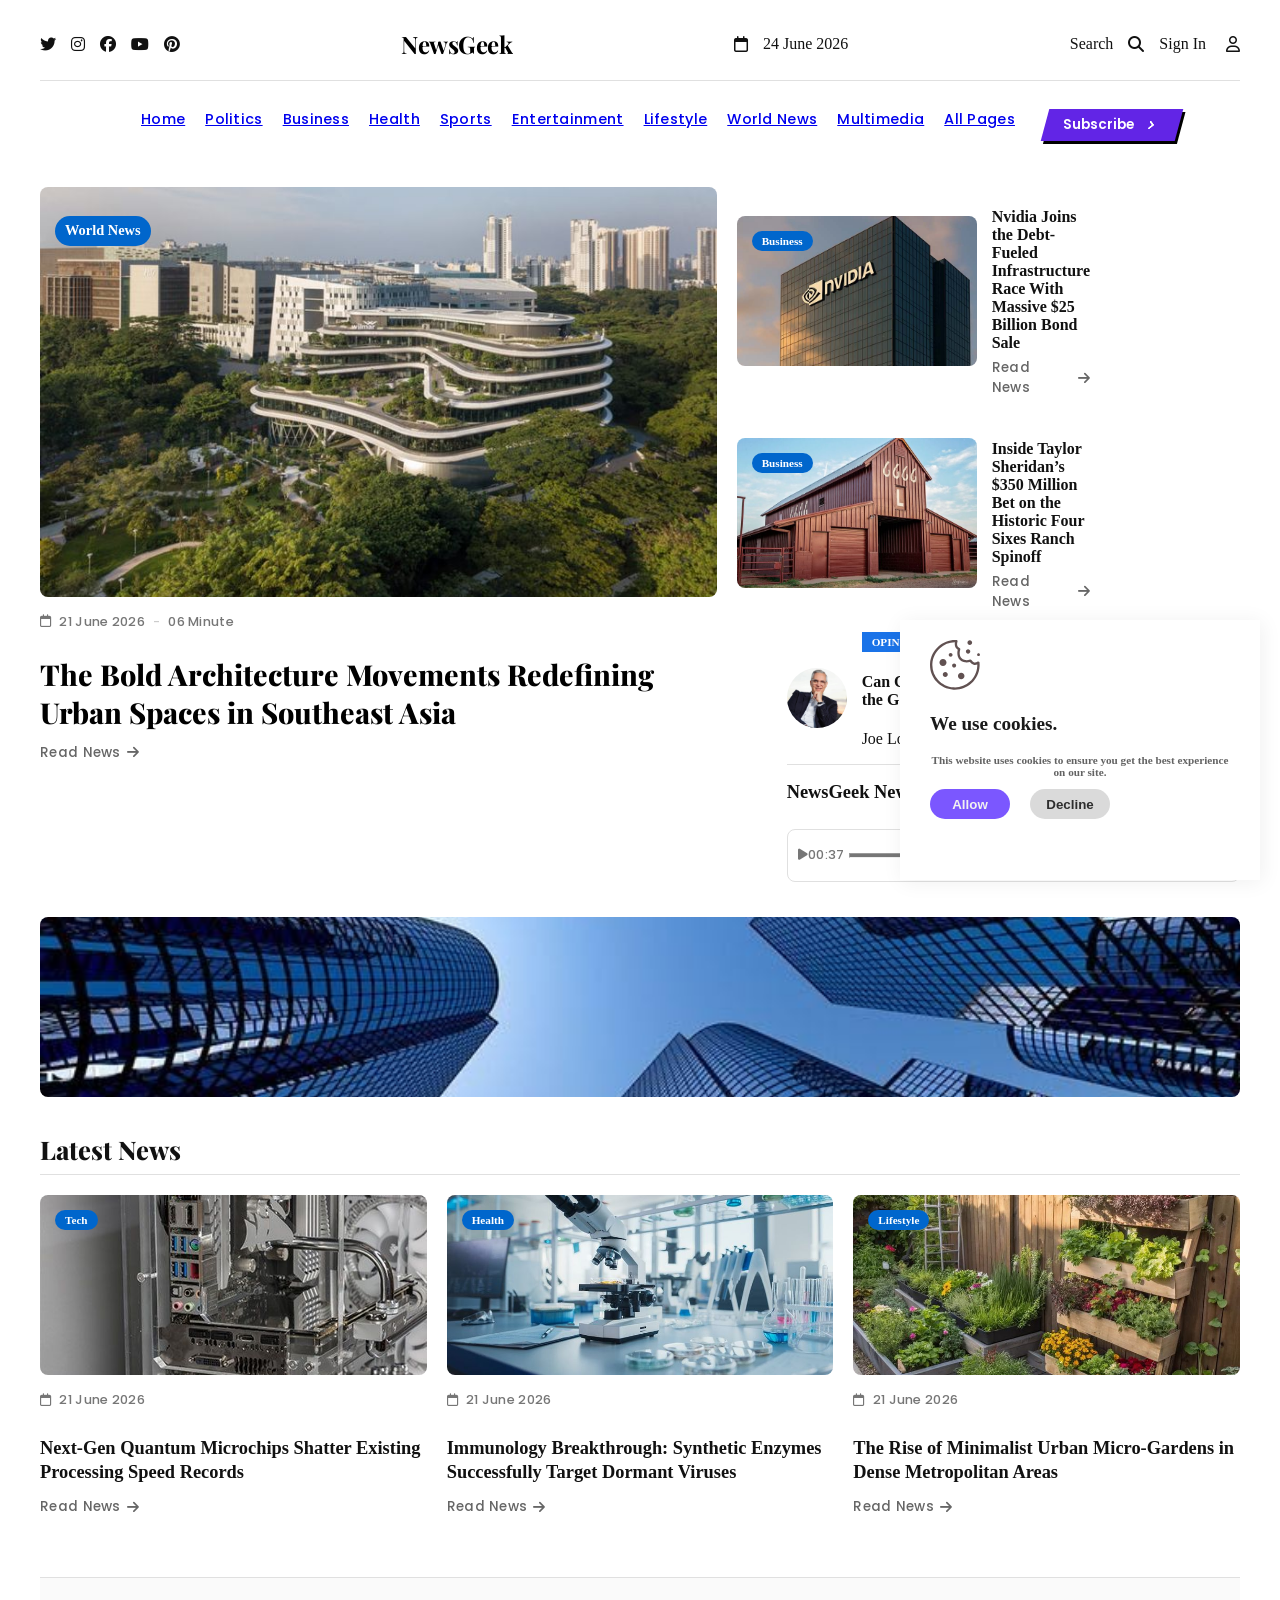
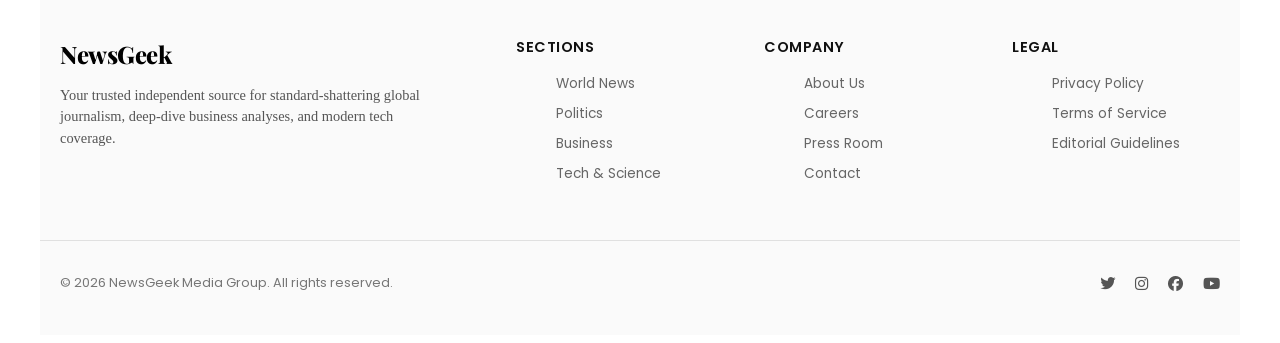
<file: index.html>
<!doctype html>
<html lang="en">
  <head>
    <meta charset="utf-8" />
    <meta name="viewport" content="width=device-width, initial-scale=1.0" />
    <meta http-equiv="X-UA-Compatible" content="IE=edge" />
    <meta name="description" content="a news page website" />
    <title>NewsGeek</title>
    <link rel="stylesheet" href="NewsGeek.css" />
    <link
      rel="stylesheet"
      href="https://cdnjs.cloudflare.com/ajax/libs/font-awesome/6.4.0/css/all.min.css"
    />
    <link rel="preconnect" href="https://fonts.googleapis.com" />
    <link rel="preconnect" href="https://fonts.gstatic.com" crossorigin />
    <link
      href="https://fonts.googleapis.com/css2?family=Playfair+Display:ital,wght@0,400..900;1,400..900&family=Poppins:wght@300;400;500;600;700&family=PT+Serif:ital,wght@0,400;0,700;1,400;1,700&family=Source+Sans+3:wght@300;400;500;600;700&display=swap"
      rel="stylesheet"
    />
    <style>
      #cookie-notice-popup {
        position: fixed;
        bottom: 20px;
        right: 20px;
        z-index: 9999;
        display: none;
      }

      /* Modal Backdrop Configuration */
      .modal-backdrop {
        position: fixed;
        top: 0;
        left: 0;
        width: 100vw;
        height: 100vh;
        background-color: rgba(0, 0, 0, 0.6);
        z-index: 10000;
        display: none;
        align-items: center;
        justify-content: center;
      }

      .modal-content {
        position: relative;
        padding: 20px;
        background: transparent;
      }

      .close-modal {
        position: absolute;
        top: 0px;
        right: 0px;
        font-size: 28px;
        font-weight: 900;
        color: #323232;
        cursor: pointer;
        z-index: 10002;
        background: #fff;
        border: 2px solid #323232;
        width: 36px;
        height: 36px;
        border-radius: 50%;
        display: flex;
        align-items: center;
        justify-content: center;
        box-shadow: 3px 3px #323232;
        transition: transform 0.1s;
      }

      .close-modal:active {
        transform: translate(2px, 2px);
        box-shadow: 1px 1px #323232;
      }

      #global-error-message {
        color: #ff3333;
        font-size: 13px;
        font-weight: 700;
        text-align: center;
        margin: 5px auto;
        max-width: 280px;
        min-height: 18px;
      }

      /* Uiverse Flip Card Fixed Architecture */
      .wrapper {
        --input-focus: #2d8cf0;
        --font-color: #323232;
        --font-color-sub: #666;
        --bg-color: #fff;
        --main-color: #323232;
        display: flex;
        flex-direction: column;
        align-items: center;
        gap: 15px;
        background: transparent;
      }

      .card-switch {
        position: relative;
        height: 35px;
        display: flex;
        align-items: center;
        justify-content: center;
      }

      .switch {
        position: relative;
        display: block;
        width: 50px;
        height: 20px;
        cursor: pointer;
      }

      .card-side::before {
        position: absolute;
        content: 'Log in';
        left: -75px;
        top: -2px;
        width: 65px;
        text-decoration: underline;
        color: var(--font-color);
        font-weight: 600;
        text-align: right;
      }

      .card-side::after {
        position: absolute;
        content: 'Sign up';
        left: 65px;
        top: -2px;
        width: 65px;
        text-decoration: none;
        color: var(--font-color);
        font-weight: 600;
      }

      .toggle {
        display: none;
      }

      .slider {
        box-sizing: border-box;
        border-radius: 5px;
        border: 2px solid var(--main-color);
        box-shadow: 4px 4px var(--main-color);
        position: absolute;
        cursor: pointer;
        top: 0;
        left: 0;
        right: 0;
        bottom: 0;
        background-color: var(--bg-color);
        transition: 0.3s;
      }

      .slider:before {
        box-sizing: border-box;
        position: absolute;
        content: "";
        height: 12px;
        width: 14px;
        border: 2px solid var(--main-color);
        border-radius: 3px;
        left: 2px;
        bottom: 2px;
        background-color: var(--bg-color);
        transition: 0.3s;
      }

      .toggle:checked + .card-switch .slider {
        background-color: var(--input-focus);
      }

      .toggle:checked + .card-switch .slider:before {
        transform: translateX(26px);
      }

      .toggle:checked + .card-switch .card-side:before {
        text-decoration: none;
      }

      .toggle:checked + .card-switch .card-side:after {
        text-decoration: underline;
      }

      .flip-card__inner {
        width: 320px;
        height: 440px;
        position: relative;
        background-color: transparent;
        perspective: 1000px;
        text-align: center;
        transition: transform 0.8s;
        transform-style: preserve-3d;
      }

      .toggle:checked ~ .flip-card__inner {
        transform: rotateY(180deg);
      }

      .flip-card__front, .flip-card__back {
        padding: 20px;
        position: absolute;
        width: 100%;
        height: 100%;
        box-sizing: border-box;
        display: flex;
        flex-direction: column;
        justify-content: center;
        -webkit-backface-visibility: hidden;
        backface-visibility: hidden;
        background: lightgrey;
        gap: 12px;
        border-radius: 5px;
        border: 2px solid var(--main-color);
        box-shadow: 4px 4px var(--main-color);
      }

      .flip-card__back {
        transform: rotateY(180deg);
      }

      .flip-card__form {
        display: flex;
        flex-direction: column;
        align-items: center;
        gap: 12px;
        width: 100%;
      }

      .title {
        margin: 5px 0;
        font-size: 25px;
        font-weight: 900;
        text-align: center;
        color: var(--main-color);
      }

      .flip-card__input {
        width: 100%;
        height: 40px;
        border-radius: 5px;
        border: 2px solid var(--main-color);
        background-color: var(--bg-color);
        box-shadow: 4px 4px var(--main-color);
        font-size: 15px;
        font-weight: 600;
        color: var(--font-color);
        padding: 5px 10px;
        outline: none;
        box-sizing: border-box;
      }

      .flip-card__input::placeholder {
        color: var(--font-color-sub);
        opacity: 0.8;
      }

      .flip-card__input:focus {
        border: 2px solid var(--input-focus);
      }

      .incorrect-field {
        border-color: #ff3333 !important;
        background-color: #ffe6e6 !important;
      }

      .flip-card__btn {
        margin: 10px 0 0 0;
        width: 140px;
        height: 40px;
        border-radius: 5px;
        border: 2px solid var(--main-color);
        background-color: var(--bg-color);
        box-shadow: 4px 4px var(--main-color);
        font-size: 17px;
        font-weight: 600;
        color: var(--font-color);
        cursor: pointer;
        transition: transform 0.1s, box-shadow 0.1s;
      }

      .flip-card__btn:active {
        box-shadow: 0px 0px var(--main-color);
        transform: translate(4px, 4px);
      }

      .flex-row {
        display: flex;
        gap: 10px;
        width: 100%;
      }

      .header-auth-trigger {
        cursor: pointer;
      }
    </style>
  </head>
  <body>
    <div class="page-container">
      <header class="main-header">
        <div class="header-top">
          <div class="header-socials">
            <i class="fab fa-twitter"></i>
            <i class="fab fa-instagram"></i>
            <i class="fab fa-facebook"></i>
            <i class="fab fa-youtube"></i>
            <i class="fab fa-pinterest"></i>
          </div>

          <div class="logo">
            <h2>NewsGeek</h2>
          </div>

          <div class="header-date">
            <i class="fa-regular fa-calendar"></i>
            <p>24 June 2026</p>
          </div>
          <div class="header-auth">
            <p>Search</p>
            <i class="fa-solid fa-magnifying-glass"></i>
            <p class="header-auth-trigger" id="openAuthText">Sign In</p>
            <span class="header-auth-trigger" id="openAuthIcon" style="display: inline-flex; align-items: center; margin-left: 5px;">
              <i class="fa-regular fa-user"></i>
            </span>
          </div>
        </div>
        <nav class="main-navbar">
          <ul class="navbar-list">
            <li><a href="./index.html">Home</a></li>
            <li><a href="./politics.html">Politics</a></li>
            <li><a href="./business.html">Business</a></li>
            <li><a href="./health.html">Health</a></li>
            <li><a href="./sports.html">Sports</a></li>
            <li><a href="./Entertainment.html">Entertainment</a></li>
            <li><a href="./lifestyle.html">Lifestyle</a></li>
            <li><a href="./worldnews.html">World News</a></li>
            <li><a href="./multimedia.html">Multimedia</a></li>
            <li><a href="./allpages.html">All Pages</a></li>
            <li>
              <a href="./subscribe.html" style="text-decoration: none;">
                <button class="cta">
                  <span class="span">subscribe</span>
                  <span class="second">
                    <svg
                      width="50px"
                      height="20px"
                      viewBox="0 0 66 43"
                      version="1.1"
                      xmlns="http://www.w3.org/2000/svg"
                      xmlns:xlink="http://www.w3.org/1999/xlink"
                    >
                      <g
                        id="arrow"
                        stroke="none"
                        stroke-width="1"
                        fill="none"
                        fill-rule="evenodd"
                      >
                        <path
                          class="one"
                          d="M40.1543933,3.89485454 L43.9763149,0.139296592 C44.1708311,-0.0518420739 44.4826329,-0.0518571125 44.6771675,0.139262789 L65.6916134,20.7848311 C66.0855801,21.1718824 66.0911863,21.8050225 65.704135,22.1989893 C65.7000188,22.2031791 65.6958657,22.2073326 65.6916762,22.2114492 L44.677098,42.8607841 C44.4825957,43.0519059 44.1708242,43.0519358 43.9762853,42.8608513 L40.1545186,39.1069479 C39.9575152,38.9134427 39.9546793,38.5968729 40.1481845,38.3998695 C40.1502893,38.3977268 40.1524132,38.395603 40.1545562,38.3934985 L56.9937789,21.8567812 C57.1908028,21.6632968 57.193672,21.3467273 57.0001876,21.1497035 C56.9980647,21.1475418 56.9959223,21.1453995 56.9937605,21.1432767 L40.1545208,4.60825197 C39.9574869,4.41477773 39.9546013,4.09820839 40.1480756,3.90117456 C40.1501626,3.89904911 40.1522686,3.89694235 40.1543933,3.89485454 Z"
                          fill="#FFFFFF"
                        ></path>
                        <path
                          class="two"
                          d="M20.1543933,3.89485454 L23.9763149,0.139296592 C24.1708311,-0.0518420739 24.4826329,-0.0518571125 24.6771675,0.139262789 L45.6916134,20.7848311 C46.0855801,21.1718824 46.0911863,21.8050225 45.704135,22.1989893 C45.7000188,22.2031791 45.6958657,22.2073326 45.6916762,22.2114492 L24.677098,42.8607841 C24.4825957,43.0519059 24.1708242,43.0519358 23.9762853,42.8608513 L20.1545186,39.1069479 C19.9575152,38.9134427 19.9546793,38.5968729 20.1481845,38.3998695 C20.1502893,38.3977268 20.1524132,38.395603 20.1545562,38.3934985 L36.9937789,21.8567812 C37.1908028,21.6632968 37.193672,21.3467273 37.0001876,21.1497035 C36.9980647,21.1475418 36.9959223,21.1453995 36.9937605,21.1432767 L20.1545208,4.60825197 C19.9574869,4.41477773 19.9546013,4.09820839 20.1480756,3.90117456 C20.1501626,3.89904911 20.1522686,3.89694235 20.1543933,3.89485454 Z"
                          fill="#FFFFFF"
                        ></path>
                        <path
                          class="three"
                          d="M0.154393339,3.89485454 L3.97631488,0.139296592 C4.17083111,-0.0518420739 4.48263286,-0.0518571125 4.67716753,0.139262789 L25.6916134,20.7848311 C26.0855801,21.1718824 26.0911863,21.8050225 25.704135,22.1989893 C25.7000188,22.2031791 25.6958657,22.2073326 25.6916762,22.2114492 L4.67709797,42.8607841 C4.48259567,43.0519059 4.17082418,43.0519358 3.97628526,42.8608513 L0.154518591,39.1069479 C-0.0424848215,38.9134427 -0.0453206733,38.5968729 0.148184538,38.3998695 C0.150289256,38.3977268 0.152413239,38.395603 0.154556228,38.3934985 L16.9937789,21.8567812 C17.1908028,21.6632968 17.193672,21.3467273 17.0001876,21.1497035 C16.9980647,21.1475418 16.9959223,21.1453995 16.9937605,21.1432767 L0.15452076,4.60825197 C-0.0425130651,4.41477773 -0.0453986756,4.09820839 0.148075568,3.90117456 C0.150162624,3.89904911 0.152268631,3.89694235 0.154393339,3.89485454 Z"
                          fill="#FFFFFF"
                        ></path>
                      </g>
                    </svg>
                  </span>
                </button>
              </a>
            </li>
          </ul>
        </nav>
      </header>

      <main>
        <section class="first-section">
          <div class="card-container">
            <div class="left-card">
              <div class="image-badge">
                <img
                  src="./assets/singapore.jpg"
                  alt="singapore forest skycraper"
                  class="hero-image"
                />
                <p class="badge">World News</p>
              </div>
              <div class="date-time">
                <i class="fa-regular fa-calendar"></i>
                <time datetime="2026-06-21">21 June 2026</time>
                <span class="meta-separator">-</span>
                <span class="reading-time">06 Minute</span>
              </div>
              <h2>
                The Bold Architecture Movements Redefining Urban Spaces in
                Southeast Asia
              </h2>
              <a href="#" class="read-news-link"
                >Read News <i class="fa-solid fa-arrow-right"></i
              ></a>
            </div>
            <div class="right-card">
              <div class="media-pair">
                <div class="image-badge">
                  <span class="badge">Business</span>
                  <img
                    src="./assets/nvidia.jpg"
                    alt="nvidia headquarters "
                    class="top-image"
                  />
                </div>
                <div class="headline">
                  <h4>
                    Nvidia Joins the Debt-Fueled Infrastructure Race With
                    Massive $25 Billion Bond Sale
                  </h4>
                  <a href="#" class="read-news-link"
                    >Read News <i class="fa-solid fa-arrow-right"></i
                  ></a>
                </div>
              </div>

              <div class="media-pair">
                <div class="image-badge">
                  <span class="badge">Business</span>
                  <img
                    src="./assets/6666ranch.jpg"
                    alt="the famous 6666 texas ranch"
                    class="bottom-image"
                  />
                </div>
                <div class="headline">
                  <h4>
                    Inside Taylor Sheridan’s $350 Million Bet on the Historic
                    Four Sixes Ranch Spinoff
                  </h4>
                  <a href="#" class="read-news-link"
                    >Read News <i class="fa-solid fa-arrow-right"></i
                  ></a>
                </div>
              </div>

              <div class="opinion-block">
                <div class="profile-circle">
                  <img
                    src="./assets/politician-profile.jpg"
                    alt="Author Profile"
                  />
                </div>
                <div class="author-details">
                  <span class="opinion-label">Opinion</span>
                  <h4 class="opinion-headline">
                    Can Carney's New Critical Mineral Alliances Reshape the G7’s
                    Geopolitical Strongholds?
                  </h4>
                  <p class="author-name">Joe Logan</p>
                </div>
              </div>

              <h3>NewsGeek News Bulletin</h3>
              <div class="bulletin">
                <div class="audio-container">
                  <i class="fa-solid fa-play"></i>
                  <p>00:37</p>
                  <hr />
                  <p>11.19</p>
                  <i class="fa-solid fa-volume-high"></i>
                </div>
              </div>
            </div>
          </div>
        </section>

        <div class="editorial-banner">
          <img src="./assets/banner.jpg" alt="Editorial Visual Break" />
        </div>

        <section class="latest-news-section">
          <h2 class="section-title">Latest News</h2>

          <div class="news-grid">
            <div class="grid-card">
              <div class="image-badge">
                <img
                  src="./assets/techhardware.jpg"
                  alt="Technology News"
                  class="grid-image"
                />
                <span class="badge">Tech</span>
              </div>
              <div class="date-time">
                <i class="fa-regular fa-calendar"></i>
                <time datetime="2026-06-21">21 June 2026</time>
              </div>
              <h3>
                Next-Gen Quantum Microchips Shatter Existing Processing Speed
                Records
              </h3>
              <a href="#" class="read-news-link"
                >Read News <i class="fa-solid fa-arrow-right"></i
              ></a>
            </div>

            <div class="grid-card">
              <div class="image-badge">
                <img
                  src="./assets/medicallabolatory.jpg"
                  alt="Health News"
                  class="grid-image"
                />
                <span class="badge">Health</span>
              </div>
              <div class="date-time">
                <i class="fa-regular fa-calendar"></i>
                <time datetime="2026-06-21">21 June 2026</time>
              </div>
              <h3>
                Immunology Breakthrough: Synthetic Enzymes Successfully Target
                Dormant Viruses
              </h3>
              <a href="#" class="read-news-link"
                >Read News <i class="fa-solid fa-arrow-right"></i
              ></a>
            </div>

            <div class="grid-card">
              <div class="image-badge">
                <img
                  src="./assets/microgarden.jpg"
                  alt="Lifestyle News"
                  class="grid-image"
                />
                <span class="badge">Lifestyle</span>
              </div>
              <div class="date-time">
                <i class="fa-regular fa-calendar"></i>
                <time datetime="2026-06-21">21 June 2026</time>
              </div>
              <h3>
                The Rise of Minimalist Urban Micro-Gardens in Dense Metropolitan
                Areas
              </h3>
              <a href="#" class="read-news-link"
                >Read News <i class="fa-solid fa-arrow-right"></i
              ></a>
            </div>
          </div>
        </section>

        <div class="card" id="cookie-notice-popup">
          <svg version="1.1" id="cookieSvg" x="0px" y="0px" viewBox="0 0 122.88 122.25" xml:space="preserve"><g><path d="M101.77,49.38c2.09,3.1,4.37,5.11,6.86,5.78c2.45,0.66,5.32,0.06,8.7-2.01c1.36-0.84,3.14-0.41,3.97,0.95 c0.28,0.46,0.42,0.96,0.43,1.47c0.13,1.4,0.21,2.82,0.24,4.26c0.03,1.46,0.02,2.91-0.05,4.35h0v0c0,0.13-0.01,0.26-0.03,0.38 c-0.91,16.72-8.47,31.51-20,41.93c-11.55,10.44-27.06,16.49-43.82,15.69v0.01h0c-0.13,0-0.26-0.01-0.38-0.03 c-16.72-0.91-31.51-8.47-41.93-20C5.31,90.61-0.73,75.1,0.07,58.34H0.07v0c0-0.13,0.01-0.26,0.03-0.38 C1,41.22,8.81,26.35,20.57,15.87C32.34,5.37,48.09-0.73,64.85,0.07V0.07h0c1.6,0,2.89,1.29,2.89,2.89c0,0.4-0.08,0.78-0.23,1.12 c-1.17,3.81-1.25,7.34-0.27,10.14c0.89,2.54,2.7,4.51,5.41,5.52c1.44,0.54,2.2,2.1,1.74,3.55l0.01,0 c-1.83,5.89-1.87,11.08-0.52,15.26c0.82,2.53,2.14,4.69,3.88,6.4c1.74,1.72,3.9,3,6.39,3.78c4.04,1.26,8.94,1.18,14.31-0.55 C99.73,47.78,101.08,48.3,101.77,49.38L101.77,49.38z M59.28,57.86c2.77,0,5.01,2.24,5.01,5.01c0,2.77-2.24,5.01-5.01,5.01 c-2.77,0-5.01-2.24-5.01-5.01C54.27,60.1,56.52,57.86,59.28,57.86L59.28,57.86z M37.56,78.49c3.37,0,6.11,2.73,6.11,6.11 s-2.73,6.11-6.11,6.11s-6.11-2.73-6.11-6.11S34.18,78.49,37.56,78.49L37.56,78.49z M50.72,31.75c2.65,0,4.79,2.14,4.79,4.79 c0,2.65-2.14,4.79-4.79,4.79c-2.65,0-4.79-2.14-4.79-4.79C45.93,33.89,48.08,31.75,50.72,31.75L50.72,31.75z M119.3,32.4 c1.98,0,3.58,1.6,3.58,3.58c0,1.98-1.6,3.58-3.58,3.58s-3.58-1.6-3.58-3.58C115.71,34.01,117.32,32.4,119.3,32.4L119.3,32.4z M93.62,22.91c2.98,0,5.39,2.41,5.39,5.39c0,2.98-2.41,5.39-5.39,5.39c-2.98,0-5.39-2.41-5.39-5.39 C88.23,25.33,90.64,22.91,93.62,22.91L93.62,22.91z M97.79,0.59c3.19,0,5.78,2.59,5.78,5.78c0,3.19-2.59,5.78-5.78,5.78 c-3.19,0-5.78-2.59-5.78-5.78C92.02,3.17,94.6,0.59,97.79,0.59L97.79,0.59z M76.73,80.63c4.43,0,8.03,3.59,8.03,8.03 c0,4.43-3.59,8.03-8.03,8.03s-8.03-3.59-8.03-8.03C68.7,84.22,72.29,80.63,76.73,80.63L76.73,80.63z M31.91,46.78 c4.8,0,8.69,3.89,8.69,8.69c0,4.8-3.89,8.69-8.69,8.69s-8.69-3.89-8.69-8.69C23.22,50.68,27.11,46.78,31.91,46.78L31.91,46.78z M107.13,60.74c-3.39-0.91-6.35-3.14-8.95-6.48c-5.78,1.52-11.16,1.41-15.76-0.02c-3.37-1.05-6.32-2.81-8.71-5.18 c-2.39-2.37-4.21-5.32-5.32-8.75c-1.51-4.66-1.69-10.2-0.18-16.32c-3.1-1.8-5.25-4.53-6.42-7.88c-1.06-3.05-1.28-6.59-0.61-10.35 C47.27,5.95,34.3,11.36,24.41,20.18C13.74,29.69,6.66,43.15,5.84,58.29l0,0.05v0h0l-0.01,0.13v0C5.07,73.72,10.55,87.82,20.02,98.3 c9.44,10.44,22.84,17.29,38,18.1l0.05,0h0v0l0.13,0.01h0c15.24,0.77,29.35-4.71,39.83-14.19c10.44-9.44,17.29-22.84,18.1-38l0-0.05 v0h0l0.01-0.13v0c0.07-1.34,0.09-2.64,0.06-3.91C112.98,61.34,109.96,61.51,107.13,60.74L107.13,60.74z M116.15,64.04L116.15,64.04 L116.15,64.04L116.15,64.04z M58.21,116.42L58.21,116.42L58.21,116.42L58.21,116.42z"></path></g></svg>
          <p class="cookieHeading">We use cookies.</p>
          <p class="cookieDescription">This website uses cookies to ensure you get the best experience on our site.</p>

          <div class="buttonContainer">
            <button class="acceptButton" id="accept-cookies">Allow</button>
            <button class="declineButton" id="decline-cookies">Decline</button>
          </div>
        </div>
      </main>

      <footer class="main-footer">
        <div class="footer-content">
          <div class="footer-brand">
            <h2>NewsGeek</h2>
            <p>
              Your trusted independent source for standard-shattering global
              journalism, deep-dive business analyses, and modern tech coverage.
            </p>
          </div>

          <div class="footer-links">
            <h4>Sections</h4>
            <ul>
              <li><a href="#">World News</a></li>
              <li><a href="#">Politics</a></li>
              <li><a href="#">Business</a></li>
              <li><a href="#">Tech & Science</a></li>
            </ul>
          </div>

          <div class="footer-links">
            <h4>Company</h4>
            <ul>
              <li><a href="#">About Us</a></li>
              <li><a href="#">Careers</a></li>
              <li><a href="#">Press Room</a></li>
              <li><a href="#">Contact</a></li>
            </ul>
          </div>

          <div class="footer-links">
            <h4>Legal</h4>
            <ul>
              <li><a href="#">Privacy Policy</a></li>
              <li><a href="#">Terms of Service</a></li>
              <li><a href="#">Editorial Guidelines</a></li>
            </ul>
          </div>
        </div>

        <div class="footer-bottom">
          <p>&copy; 2026 NewsGeek Media Group. All rights reserved.</p>
          <div class="footer-socials">
            <i class="fab fa-twitter"></i>
            <i class="fab fa-instagram"></i>
            <i class="fab fa-facebook"></i>
            <i class="fab fa-youtube"></i>
          </div>
        </div>
      </footer>

      <div class="modal-backdrop" id="authModal">
        <div class="modal-content">
          <span class="close-modal" id="closeModal">&times;</span>
          <div class="wrapper">
            <input type="checkbox" class="toggle" id="formStructureToggle">
            
            <div class="card-switch">
              <label class="switch" for="formStructureToggle">
                <span class="slider"></span>
                <span class="card-side"></span>
              </label>
            </div>
            
            <div class="flip-card__inner">
              <div class="flip-card__front">
                <div class="title">Log in</div>
                <div id="global-error-message"></div>
                <form class="flip-card__form" id="loginForm" novalidate>
                  <input class="flip-card__input" id="login-email" name="email" placeholder="Email" type="email">
                  <input class="flip-card__input" id="login-password" name="password" placeholder="Password" type="password">
                  <button type="submit" class="flip-card__btn">Let`s go!</button>
                </form>
              </div>
              <div class="flip-card__back">
                <div class="title">Sign up</div>
                <form class="flip-card__form" id="signupForm" novalidate>
                  <div class="flex-row">
                    <input class="flip-card__input" id="signup-firstname" name="firstname" placeholder="Firstname" type="text">
                    <input class="flip-card__input" id="signup-lastname" name="lastname" placeholder="Lastname" type="text">
                  </div>
                  <input class="flip-card__input" id="signup-email" name="email" placeholder="Email" type="email">
                  <input class="flip-card__input" id="signup-password" name="password" placeholder="Password" type="password">
                  <input class="flip-card__input" id="signup-confirm" name="confirm-password" placeholder="Confirm password" type="password">
                  <button type="submit" class="flip-card__btn">Confirm!</button>
                </form>
              </div>
            </div>
          </div>
        </div>
      </div>
      
      <script>
        function setCookie(name, value, days) {
          const date = new Date();
          date.setTime(date.getTime() + (days*24*60*60*1000));
          const expires = "expires=" + date.toUTCString();
          document.cookie = name + "=" + value + ";" + expires + ";path=/";
        }

        function getCookie(name) {
          const cname = name + "=";
          const decodedCookie = decodeURIComponent(document.cookie);
          const ca = decodedCookie.split(';');
          for(let i = 0; i < ca.length; i++) {
            let c = ca[i].trim();
            if (c.indexOf(cname) === 0) {
              return c.substring(cname.length, c.length);
            }
          }
          return "";
        }

        window.onload = function() {
          document.getElementById("cookie-notice-popup").style.display = "block";
        };

        document.getElementById("accept-cookies").addEventListener("click", function() {
          setCookie("cookiesAccepted", "true", 30);
          document.getElementById("cookie-notice-popup").style.display = "none";
        });

        document.getElementById("decline-cookies").addEventListener("click", function() {
          document.getElementById("cookie-notice-popup").style.display = "none";
        });

        const modal = document.getElementById('authModal');
        const closeModalBtn = document.getElementById('closeModal');
        const cardToggle = document.getElementById('formStructureToggle');
        const loginForm = document.getElementById('loginForm');
        const signupForm = document.getElementById('signupForm');
        const errorDisplay = document.getElementById('global-error-message');
        const openText = document.getElementById('openAuthText');
        const openIcon = document.getElementById('openAuthIcon');

        [openText, openIcon].forEach(trigger => {
          if(trigger) {
            trigger.addEventListener('click', (e) => {
              e.preventDefault();
              modal.style.display = 'flex';
            });
          }
        });

        closeModalBtn.addEventListener('click', () => {
          modal.style.display = 'none';
          resetFormStates();
        });

        window.addEventListener('click', (e) => {
          if (e.target === modal) {
            modal.style.display = 'none';
            resetFormStates();
          }
        });

        cardToggle.addEventListener('change', resetFormStates);

        function resetFormStates() {
          errorDisplay.innerText = '';
          loginForm.reset();
          signupForm.reset();
          document.querySelectorAll('.flip-card__input').forEach(input => {
            input.classList.remove('incorrect-field');
          });
        }

        loginForm.addEventListener('submit', (e) => {
          let errors = [];
          const email = document.getElementById('login-email');
          const pass = document.getElementById('login-password');

          email.classList.remove('incorrect-field');
          pass.classList.remove('incorrect-field');

          if (!email.value.trim()) {
            errors.push('Email is required');
            email.classList.add('incorrect-field');
          }
          if (!pass.value.trim()) {
            errors.push('Password is required');
            pass.classList.add('incorrect-field');
          }

          if (errors.length > 0) {
            e.preventDefault();
            errorDisplay.innerText = errors.join('. ');
          }
        });

        signupForm.addEventListener('submit', (e) => {
          let errors = [];
          const fname = document.getElementById('signup-firstname');
          const lname = document.getElementById('signup-lastname');
          const email = document.getElementById('signup-email');
          const pass = document.getElementById('signup-password');
          const confirmPass = document.getElementById('signup-confirm');

          [fname, lname, email, pass, confirmPass].forEach(i => i.classList.remove('incorrect-field'));

          if (!fname.value.trim()) {
            errors.push('Firstname is required');
            fname.classList.add('incorrect-field');
          }
          if (!email.value.trim()) {
            errors.push('Email is required');
            email.classList.add('incorrect-field');
          }
          if (pass.value.length < 8) {
            errors.push('Password must be at least 8 characters');
            pass.classList.add('incorrect-field');
          }
          if (pass.value !== confirmPass.value) {
            errors.push('Passwords do not match');
            confirmPass.classList.add('incorrect-field');
          }

          if (errors.length > 0) {
            e.preventDefault();
            errorDisplay.innerText = errors.join('. ');
          }
        });

        document.querySelectorAll('.flip-card__input').forEach(input => {
          input.addEventListener('input', () => {
            input.classList.remove('incorrect-field');
            errorDisplay.innerText = '';
          });
        });
      </script>
    </div>
  </body>
</html>
</file>
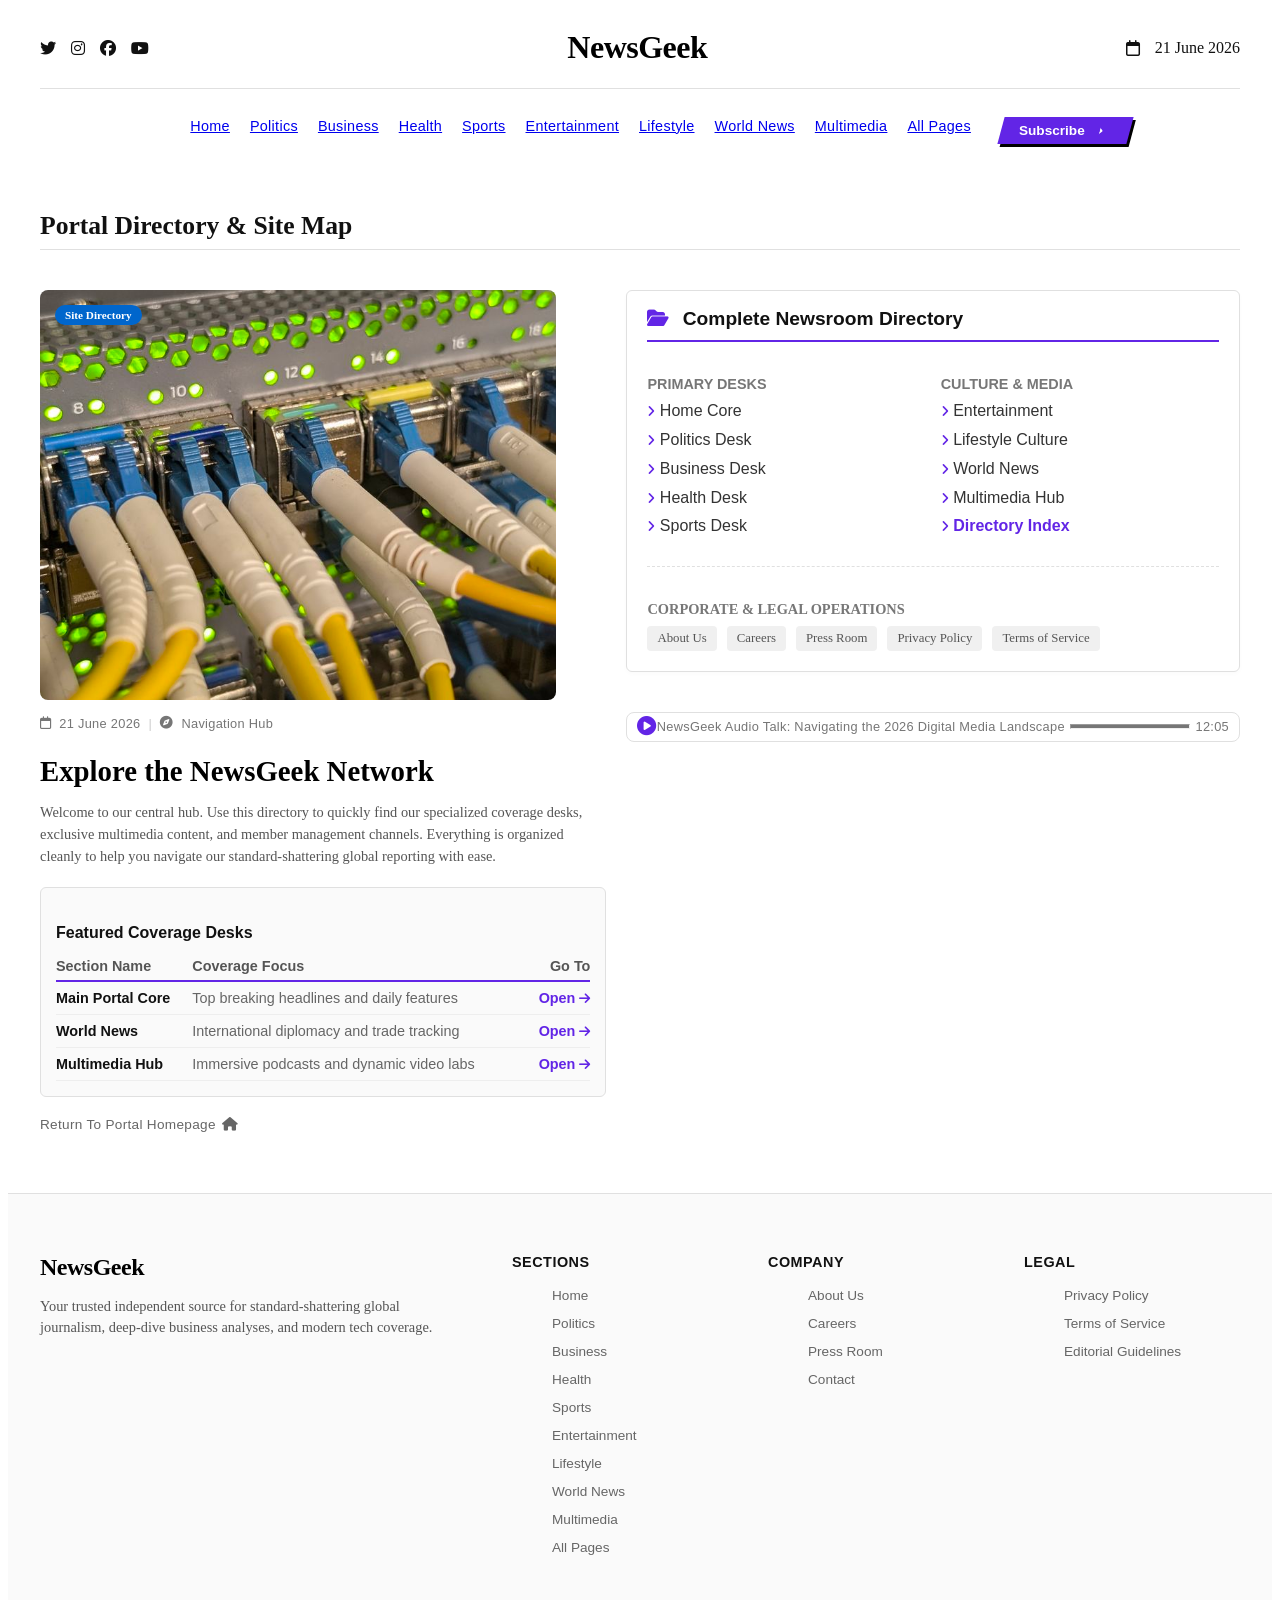
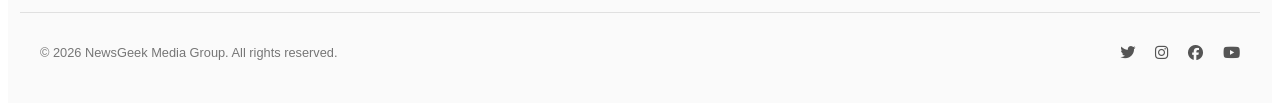
<file: allpages.html>
<!DOCTYPE html>
<html lang="en">
<head>
    <meta charset="UTF-8">
    <meta name="viewport" content="width=device-width, initial-scale=1.0">
    <title>Sitemap & All Pages - NewsGeek</title>
    <link rel="stylesheet" href="./NewsGeek.css">
    <link rel="stylesheet" href="https://cdnjs.cloudflare.com/ajax/libs/font-awesome/6.4.0/css/all.min.css">
</head>
<body>

    <div class="page-container">
        <header class="header-top">
            <div class="header-socials">
                <i class="fab fa-twitter"></i>
                <i class="fab fa-instagram"></i>
                <i class="fab fa-facebook"></i>
                <i class="fab fa-youtube"></i>
            </div>
            <h1 class="logo">NewsGeek</h1>
            <div class="header-date">
                <i class="fa-regular fa-calendar"></i>
                <span>21 June 2026</span>
            </div>
        </header>

        <nav class="main-navbar">
            <ul class="navbar-list">
                <li><a href="./index.html">Home</a></li>
                <li><a href="./politics.html">Politics</a></li>
                <li><a href="./business.html">Business</a></li>
                <li><a href="./health.html">Health</a></li>
                <li><a href="./sports.html">Sports</a></li>
                <li><a href="./Entertainment.html">Entertainment</a></li>
                <li><a href="./lifestyle.html">Lifestyle</a></li>
                <li><a href="./worldnews.html">World News</a></li>
                <li><a href="./multimedia.html">Multimedia</a></li>
                <li><a href="./allpages.html">All Pages</a></li>
                <li>
                    <a href="./subscribe.html" style="text-decoration: none;">
                        <button class="cta">
                            <span class="span">Subscribe</span>
                            <svg class="second" viewBox="0 0 15 15" fill="none" xmlns="http://www.w3.org/2000/svg">
                                <path class="one" d="M5 2.5L10 7.5L5 12.5" stroke="white" stroke-width="2" stroke-linecap="round" stroke-linejoin="round"/>
                                <path class="two" d="M2 2.5L7 7.5L2 12.5" stroke="white" stroke-width="1.5" stroke-linecap="round" stroke-linejoin="round"/>
                            </svg>
                        </button>
                    </a>
                </li>
            </ul>
        </nav>

        <main>
            <section class="latest-news-section">
                <h2 class="section-title">Portal Directory & Site Map</h2>
            </section>

            <div class="card-container">
                
                <!-- Left Column: User-Friendly Section Highlights -->
                <div class="left-card" style="width: 48%;">
                    <div class="image-badge">
                        <img src="./assets/allpages-hero.jpg" alt="Newsroom navigation map" class="hero-image">
                        <span class="badge">Site Directory</span>
                    </div>
                    <div class="date-time">
                        <i class="fa-regular fa-calendar"></i>
                        <time datetime="2026-06-21">21 June 2026</time>
                        <span class="meta-separator">|</span>
                        <i class="fa-solid fa-compass"></i>
                        <span>Navigation Hub</span>
                    </div>
                    <h2>Explore the NewsGeek Network</h2>
                    <p>Welcome to our central hub. Use this directory to quickly find our specialized coverage desks, exclusive multimedia content, and member management channels. Everything is organized cleanly to help you navigate our standard-shattering global reporting with ease.</p>
                    
                    <!-- CLEANED UP: No more raw code extensions or file names! -->
                    <div style="margin-top: 20px; border: 1px solid #e0e0e0; border-radius: 6px; padding: 15px; background: #fafafa;">
                        <h4 style="font-family: 'Poppins', sans-serif; margin-bottom: 10px; color: #111;">Featured Coverage Desks</h4>
                        <table style="width: 100%; border-collapse: collapse; font-family: 'Inter', sans-serif; font-size: 0.9rem; text-align: left;">
                            <thead>
                                <tr style="border-bottom: 2px solid #6225e6; color: #555;">
                                    <th style="padding: 6px 0;">Section Name</th>
                                    <th style="padding: 6px 0;">Coverage Focus</th>
                                    <th style="padding: 6px 0; text-align: right;">Go To</th>
                                </tr>
                            </thead>
                            <tbody>
                                <tr style="border-bottom: 1px solid #eee;">
                                    <td style="padding: 8px 0; font-weight: 600;">Main Portal Core</td>
                                    <td style="padding: 8px 0; color: #666;">Top breaking headlines and daily features</td>
                                    <td style="padding: 8px 0; text-align: right;"><a href="./index.html" style="color: #6225e6; text-decoration: none; font-weight: bold;">Open <i class="fa-solid fa-arrow-right" style="font-size: 0.8rem;"></i></a></td>
                                </tr>
                                <tr style="border-bottom: 1px solid #eee;">
                                    <td style="padding: 8px 0; font-weight: 600;">World News</td>
                                    <td style="padding: 8px 0; color: #666;">International diplomacy and trade tracking</td>
                                    <td style="padding: 8px 0; text-align: right;"><a href="./worldnews.html" style="color: #6225e6; text-decoration: none; font-weight: bold;">Open <i class="fa-solid fa-arrow-right" style="font-size: 0.8rem;"></i></a></td>
                                </tr>
                                <tr style="border-bottom: 1px solid #eee;">
                                    <td style="padding: 8px 0; font-weight: 600;">Multimedia Hub</td>
                                    <td style="padding: 8px 0; color: #666;">Immersive podcasts and dynamic video labs</td>
                                    <td style="padding: 8px 0; text-align: right;"><a href="./multimedia.html" style="color: #6225e6; text-decoration: none; font-weight: bold;">Open <i class="fa-solid fa-arrow-right" style="font-size: 0.8rem;"></i></a></td>
                                </tr>
                            </tbody>
                        </table>
                    </div>

                    <a href="./index.html" class="read-news-link" style="margin-top: 20px;">Return to Portal Homepage <i class="fa-solid fa-house"></i></a>
                </div>

                <!-- Right Column: Visual Directory -->
                <div class="right-card">
                    <div style="background: white; border: 1px solid #e0e0e0; border-radius: 6px; padding: 20px; box-shadow: 0 2px 5px rgba(0,0,0,0.02);">
                        <h3 style="font-family: 'Poppins', sans-serif; font-size: 1.2rem; color: #111; border-bottom: 2px solid #6225e6; padding-bottom: 8px; margin-bottom: 15px;"><i class="fa-solid fa-folder-open" style="color: #6225e6; margin-right: 8px;"></i> Complete Newsroom Directory</h3>
                        
                        <div style="display: grid; grid-template-columns: repeat(2, 1fr); gap: 15px; font-family: 'Inter', sans-serif;">
                            <div>
                                <h4 style="font-size: 0.9rem; color: #777; text-transform: uppercase; margin-bottom: 5px;">Primary Desks</h4>
                                <ul style="list-style: none; padding: 0; margin: 0; line-height: 1.8;">
                                    <li><i class="fa-solid fa-angle-right" style="color: #6225e6; font-size: 0.8rem;"></i> <a href="./index.html" style="color: #333; text-decoration: none; font-weight: 500;">Home Core</a></li>
                                    <li><i class="fa-solid fa-angle-right" style="color: #6225e6; font-size: 0.8rem;"></i> <a href="./politics.html" style="color: #333; text-decoration: none; font-weight: 500;">Politics Desk</a></li>
                                    <li><i class="fa-solid fa-angle-right" style="color: #6225e6; font-size: 0.8rem;"></i> <a href="./business.html" style="color: #333; text-decoration: none; font-weight: 500;">Business Desk</a></li>
                                    <li><i class="fa-solid fa-angle-right" style="color: #6225e6; font-size: 0.8rem;"></i> <a href="./health.html" style="color: #333; text-decoration: none; font-weight: 500;">Health Desk</a></li>
                                    <li><i class="fa-solid fa-angle-right" style="color: #6225e6; font-size: 0.8rem;"></i> <a href="./sports.html" style="color: #333; text-decoration: none; font-weight: 500;">Sports Desk</a></li>
                                </ul>
                            </div>
                            
                            <div>
                                <h4 style="font-size: 0.9rem; color: #777; text-transform: uppercase; margin-bottom: 5px;">Culture & Media</h4>
                                <ul style="list-style: none; padding: 0; margin: 0; line-height: 1.8;">
                                    <li><i class="fa-solid fa-angle-right" style="color: #6225e6; font-size: 0.8rem;"></i> <a href="./Entertainment.html" style="color: #333; text-decoration: none; font-weight: 500;">Entertainment</a></li>
                                    <li><i class="fa-solid fa-angle-right" style="color: #6225e6; font-size: 0.8rem;"></i> <a href="./lifestyle.html" style="color: #333; text-decoration: none; font-weight: 500;">Lifestyle Culture</a></li>
                                    <li><i class="fa-solid fa-angle-right" style="color: #6225e6; font-size: 0.8rem;"></i> <a href="./worldnews.html" style="color: #333; text-decoration: none; font-weight: 500;">World News</a></li>
                                    <li><i class="fa-solid fa-angle-right" style="color: #6225e6; font-size: 0.8rem;"></i> <a href="./multimedia.html" style="color: #333; text-decoration: none; font-weight: 500;">Multimedia Hub</a></li>
                                    <li><i class="fa-solid fa-angle-right" style="color: #6225e6; font-size: 0.8rem;"></i> <a href="./allpages.html" style="color: #6225e6; text-decoration: none; font-weight: bold;">Directory Index</a></li>
                                </ul>
                            </div>
                        </div>

                        <div style="margin-top: 25px; border-top: 1px dashed #e0e0e0; padding-top: 15px;">
                            <h4 style="font-size: 0.9rem; color: #777; text-transform: uppercase; margin-bottom: 8px;">Corporate & Legal Operations</h4>
                            <div style="display: flex; flex-wrap: wrap; gap: 10px;">
                                <a href="./allpages.html" style="background: #f0f0f0; color: #555; padding: 5px 10px; border-radius: 4px; font-size: 0.8rem; text-decoration: none; font-weight: 500;">About Us</a>
                                <a href="./allpages.html" style="background: #f0f0f0; color: #555; padding: 5px 10px; border-radius: 4px; font-size: 0.8rem; text-decoration: none; font-weight: 500;">Careers</a>
                                <a href="./allpages.html" style="background: #f0f0f0; color: #555; padding: 5px 10px; border-radius: 4px; font-size: 0.8rem; text-decoration: none; font-weight: 500;">Press Room</a>
                                <a href="./allpages.html" style="background: #f0f0f0; color: #555; padding: 5px 10px; border-radius: 4px; font-size: 0.8rem; text-decoration: none; font-weight: 500;">Privacy Policy</a>
                                <a href="./allpages.html" style="background: #f0f0f0; color: #555; padding: 5px 10px; border-radius: 4px; font-size: 0.8rem; text-decoration: none; font-weight: 500;">Terms of Service</a>
                            </div>
                        </div>
                    </div>

                    <div class="audio-container" style="margin-top: 20px;">
                        <i class="fa-solid fa-circle-play" style="color: #6225e6; font-size: 1.2rem; cursor: pointer;"></i>
                        <span style="font-family: 'Poppins', sans-serif; font-weight: 500;">NewsGeek Audio Talk: Navigating the 2026 Digital Media Landscape</span>
                        <hr>
                        <span>12:05</span>
                    </div>

                </div>
            </div>
        </main>
    </div>

    <footer class="main-footer">
        <div class="footer-content">
            <div class="footer-brand">
                <h2>NewsGeek</h2>
                <p>Your trusted independent source for standard-shattering global journalism, deep-dive business analyses, and modern tech coverage.</p>
            </div>
            
            <div class="footer-links">
                <h4>Sections</h4>
                <ul>
                    <li><a href="./index.html">Home</a></li>
                    <li><a href="./politics.html">Politics</a></li>
                    <li><a href="./business.html">Business</a></li>
                    <li><a href="./health.html">Health</a></li>
                    <li><a href="./sports.html">Sports</a></li>
                    <li><a href="./Entertainment.html">Entertainment</a></li>
                    <li><a href="./lifestyle.html">Lifestyle</a></li>
                    <li><a href="./worldnews.html">World News</a></li>
                    <li><a href="./multimedia.html">Multimedia</a></li>
                    <li><a href="./allpages.html">All Pages</a></li>
                </ul>
            </div>

            <div class="footer-links">
                <h4>Company</h4>
                <ul>
                    <li><a href="./allpages.html">About Us</a></li>
                    <li><a href="./allpages.html">Careers</a></li>
                    <li><a href="./allpages.html">Press Room</a></li>
                    <li><a href="./allpages.html">Contact</a></li>
                </ul>
            </div>

            <div class="footer-links">
                <h4>Legal</h4>
                <ul>
                    <li><a href="./allpages.html">Privacy Policy</a></li>
                    <li><a href="./allpages.html">Terms of Service</a></li>
                    <li><a href="./allpages.html">Editorial Guidelines</a></li>
                </ul>
            </div>
        </div>

        <div class="footer-bottom">
            <p>&copy; 2026 NewsGeek Media Group. All rights reserved.</p>
            <div class="footer-socials">
                <i class="fab fa-twitter"></i>
                <i class="fab fa-instagram"></i>
                <i class="fab fa-facebook"></i>
                <i class="fab fa-youtube"></i>
            </div>
        </div>
    </footer>

</body>
</html>
</file>
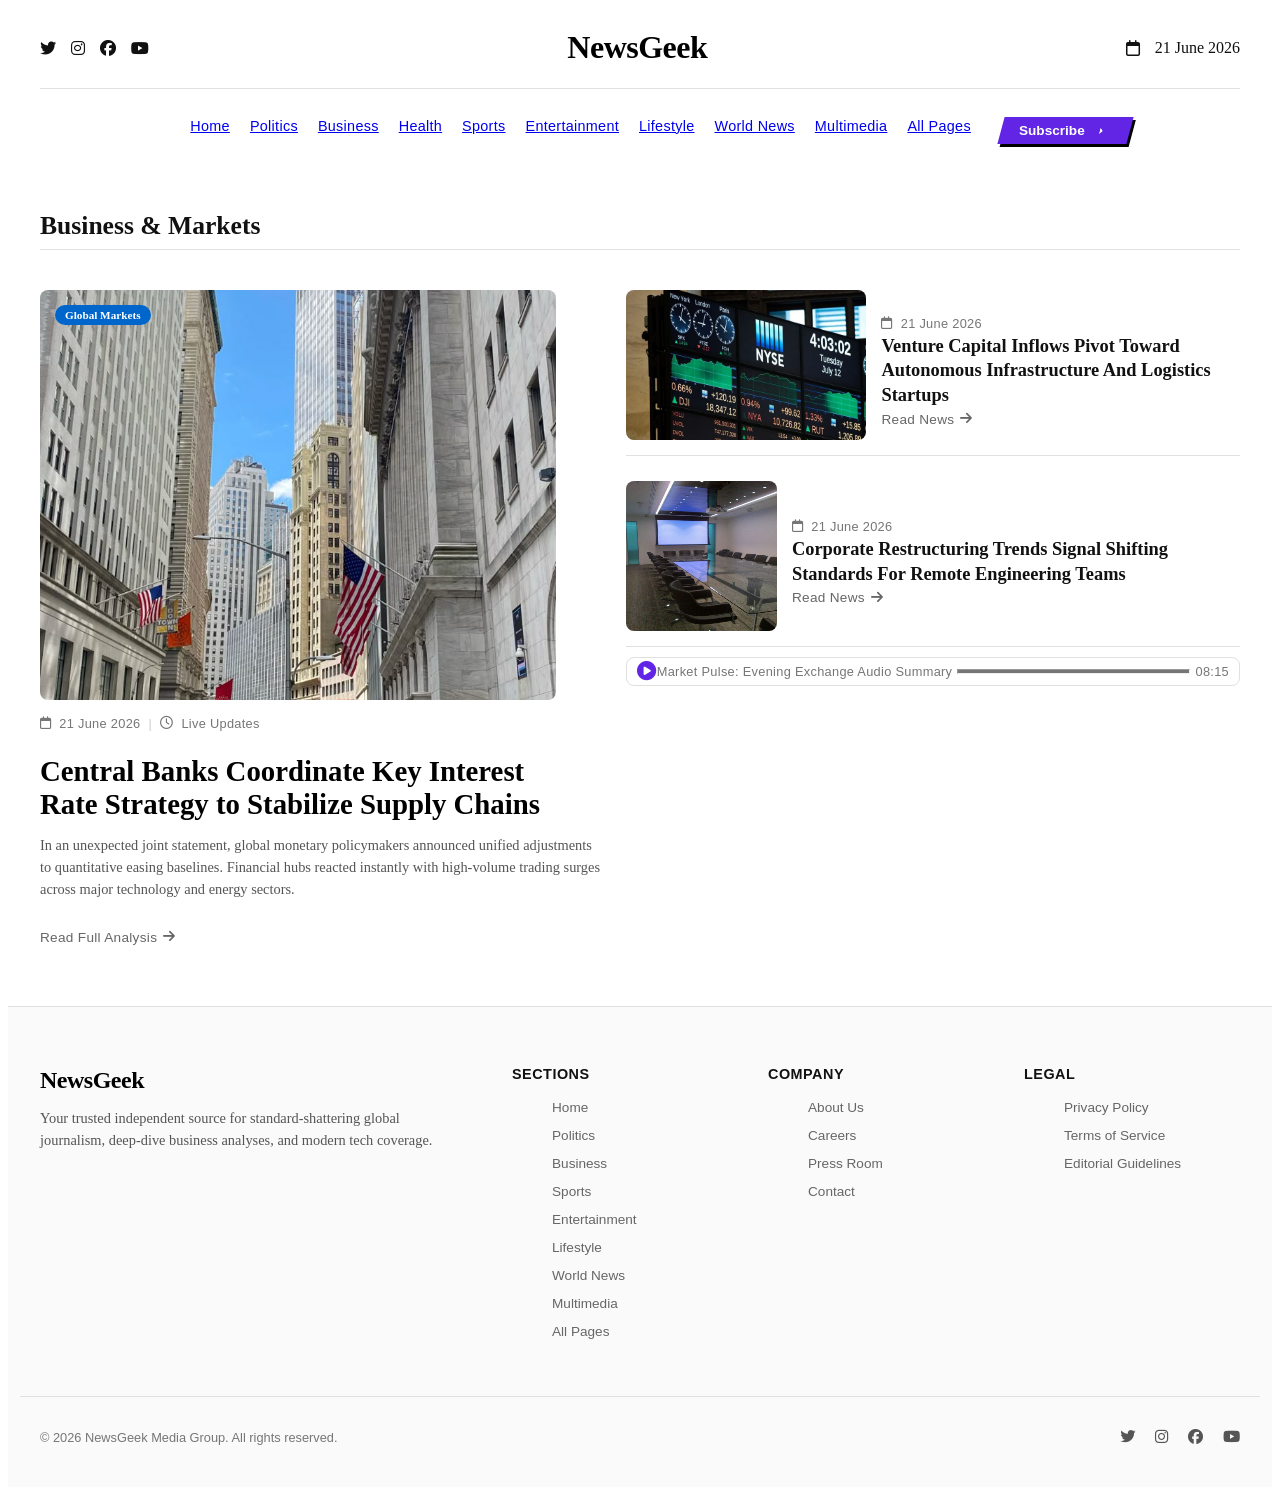
<file: business.html>
<!DOCTYPE html>
<html lang="en">
<head>
    <meta charset="UTF-8">
    <meta name="viewport" content="width=device-width, initial-scale=1.0">
    <title>Business - NewsGeek</title>
    <link rel="stylesheet" href="NewsGeek.css">
    <link rel="stylesheet" href="https://cdnjs.cloudflare.com/ajax/libs/font-awesome/6.4.0/css/all.min.css">
</head>
<body>

    <div class="page-container">
        <header class="header-top">
            <div class="header-socials">
                <i class="fab fa-twitter"></i>
                <i class="fab fa-instagram"></i>
                <i class="fab fa-facebook"></i>
                <i class="fab fa-youtube"></i>
            </div>
            <h1 class="logo">NewsGeek</h1>
            <div class="header-date">
                <i class="fa-regular fa-calendar"></i>
                <span>21 June 2026</span>
            </div>
        </header>

        <nav class="main-navbar">
            <ul class="navbar-list">
                <li><a href="./index.html">Home</a></li>
                <li><a href="./politics.html">Politics</a></li>
                <li><a href="./business.html">Business</a></li>
                <li><a href="./health.html">Health</a></li>
                <li><a href="./sports.html">Sports</a></li>
                <li><a href="./Entertainment.html">Entertainment</a></li>
                <li><a href="./lifestyle.html">Lifestyle</a></li>
                <li><a href="./worldnews.html">World News</a></li>
                <li><a href="./multimedia.html">Multimedia</a></li>
                <li><a href="./allpages.html">All Pages</a></li>
                <li>
                    <a href="./subscribe.html" style="text-decoration: none;">
                        <button class="cta">
                            <span class="span">Subscribe</span>
                            <svg class="second" viewBox="0 0 15 15" fill="none" xmlns="http://www.w3.org/2000/svg">
                                <path class="one" d="M5 2.5L10 7.5L5 12.5" stroke="white" stroke-width="2" stroke-linecap="round" stroke-linejoin="round"/>
                                <path class="two" d="M2 2.5L7 7.5L2 12.5" stroke="white" stroke-width="1.5" stroke-linecap="round" stroke-linejoin="round"/>
                            </svg>
                        </button>
                    </a>
                </li>
            </ul>
        </nav>

        <main>
            <section class="latest-news-section">
                <h2 class="section-title">Business & Markets</h2>
            </section>

            <div class="card-container">
                
                <div class="left-card" style="width: 48%;">
                    <div class="image-badge">
                        <img src="./assets/business-hero.jpg" alt="Financial District Skyscrapers" class="hero-image">
                        <span class="badge">Global Markets</span>
                    </div>
                    <div class="date-time">
                        <i class="fa-regular fa-calendar"></i>
                        <time datetime="2026-06-21">21 June 2026</time>
                        <span class="meta-separator">|</span>
                        <i class="fa-regular fa-clock"></i>
                        <span>Live Updates</span>
                    </div>
                    <h2>Central Banks Coordinate Key Interest Rate Strategy to Stabilize Supply Chains</h2>
                    <p>In an unexpected joint statement, global monetary policymakers announced unified adjustments to quantitative easing baselines. Financial hubs reacted instantly with high-volume trading surges across major technology and energy sectors.</p>
                    <a href="#" class="read-news-link" style="margin-top: 15px;">Read Full Analysis <i class="fa-solid fa-arrow-right"></i></a>
                </div>

                <div class="right-card">
                    
                    <div class="opinion-block" style="padding-bottom: 15px; margin-bottom: 5px;">
                        <img src="./assets/business-sub1.jpg" alt="Stock Index Data Board" class="top-image">
                        <div class="headline">
                            <div class="date-time">
                                <i class="fa-regular fa-calendar"></i>
                                <time datetime="2026-06-21">21 June 2026</time>
                            </div>
                            <h3>Venture Capital Inflows Pivot Toward Autonomous Infrastructure And Logistics Startups</h3>
                            <a href="#" class="read-news-link">Read News <i class="fa-solid fa-arrow-right"></i></a>
                        </div>
                    </div>

                    <div class="opinion-block" style="padding-bottom: 15px; margin-bottom: 5px;">
                        <img src="./assets/business-sub2.jpg" alt="Modern Workplace Meeting" class="bottom-image">
                        <div class="headline">
                            <div class="date-time">
                                <i class="fa-regular fa-calendar"></i>
                                <time datetime="2026-06-21">21 June 2026</time>
                            </div>
                            <h3>Corporate Restructuring Trends Signal Shifting Standards For Remote Engineering Teams</h3>
                            <a href="#" class="read-news-link">Read News <i class="fa-solid fa-arrow-right"></i></a>
                        </div>
                    </div>

                    <div class="audio-container">
                        <i class="fa-solid fa-circle-play" style="color: #6225e6; font-size: 1.2rem; cursor: pointer;"></i>
                        <span style="font-family: 'Poppins', sans-serif; font-weight: 500;">Market Pulse: Evening Exchange Audio Summary</span>
                        <hr>
                        <span>08:15</span>
                    </div>

                </div>
            </div>
        </main>
    </div>

    <footer class="main-footer">
        <div class="footer-content">
            <div class="footer-brand">
                <h2>NewsGeek</h2>
                <p>Your trusted independent source for standard-shattering global journalism, deep-dive business analyses, and modern tech coverage.</p>
            </div>
            
            <div class="footer-links">
                <h4>Sections</h4>
                <ul>
                    <li><a href="./index.html">Home</a></li>
                    <li><a href="./politics.html">Politics</a></li>
                    <li><a href="./business.html">Business</a></li>
                    <li><a href="./sports.html">Sports</a></li>
                    <li><a href="./entertainment.html">Entertainment</a></li>
                    <li><a href="./lifestyle.html">Lifestyle</a></li>
                    <li><a href="./worldnews.html">World News</a></li>
                    <li><a href="./multimedia.html">Multimedia</a></li>
                    <li><a href="./allpages.html">All Pages</a></li>
                </ul>
            </div>

            <div class="footer-links">
                <h4>Company</h4>
                <ul>
                    <li><a href="#">About Us</a></li>
                    <li><a href="#">Careers</a></li>
                    <li><a href="#">Press Room</a></li>
                    <li><a href="#">Contact</a></li>
                </ul>
            </div>

            <div class="footer-links">
                <h4>Legal</h4>
                <ul>
                    <li><a href="#">Privacy Policy</a></li>
                    <li><a href="#">Terms of Service</a></li>
                    <li><a href="#">Editorial Guidelines</a></li>
                </ul>
            </div>
        </div>

        <div class="footer-bottom">
            <p>&copy; 2026 NewsGeek Media Group. All rights reserved.</p>
            <div class="footer-socials">
                <i class="fab fa-twitter"></i>
                <i class="fab fa-instagram"></i>
                <i class="fab fa-facebook"></i>
                <i class="fab fa-youtube"></i>
            </div>
        </div>
    </footer>

</body>
</html>
</file>
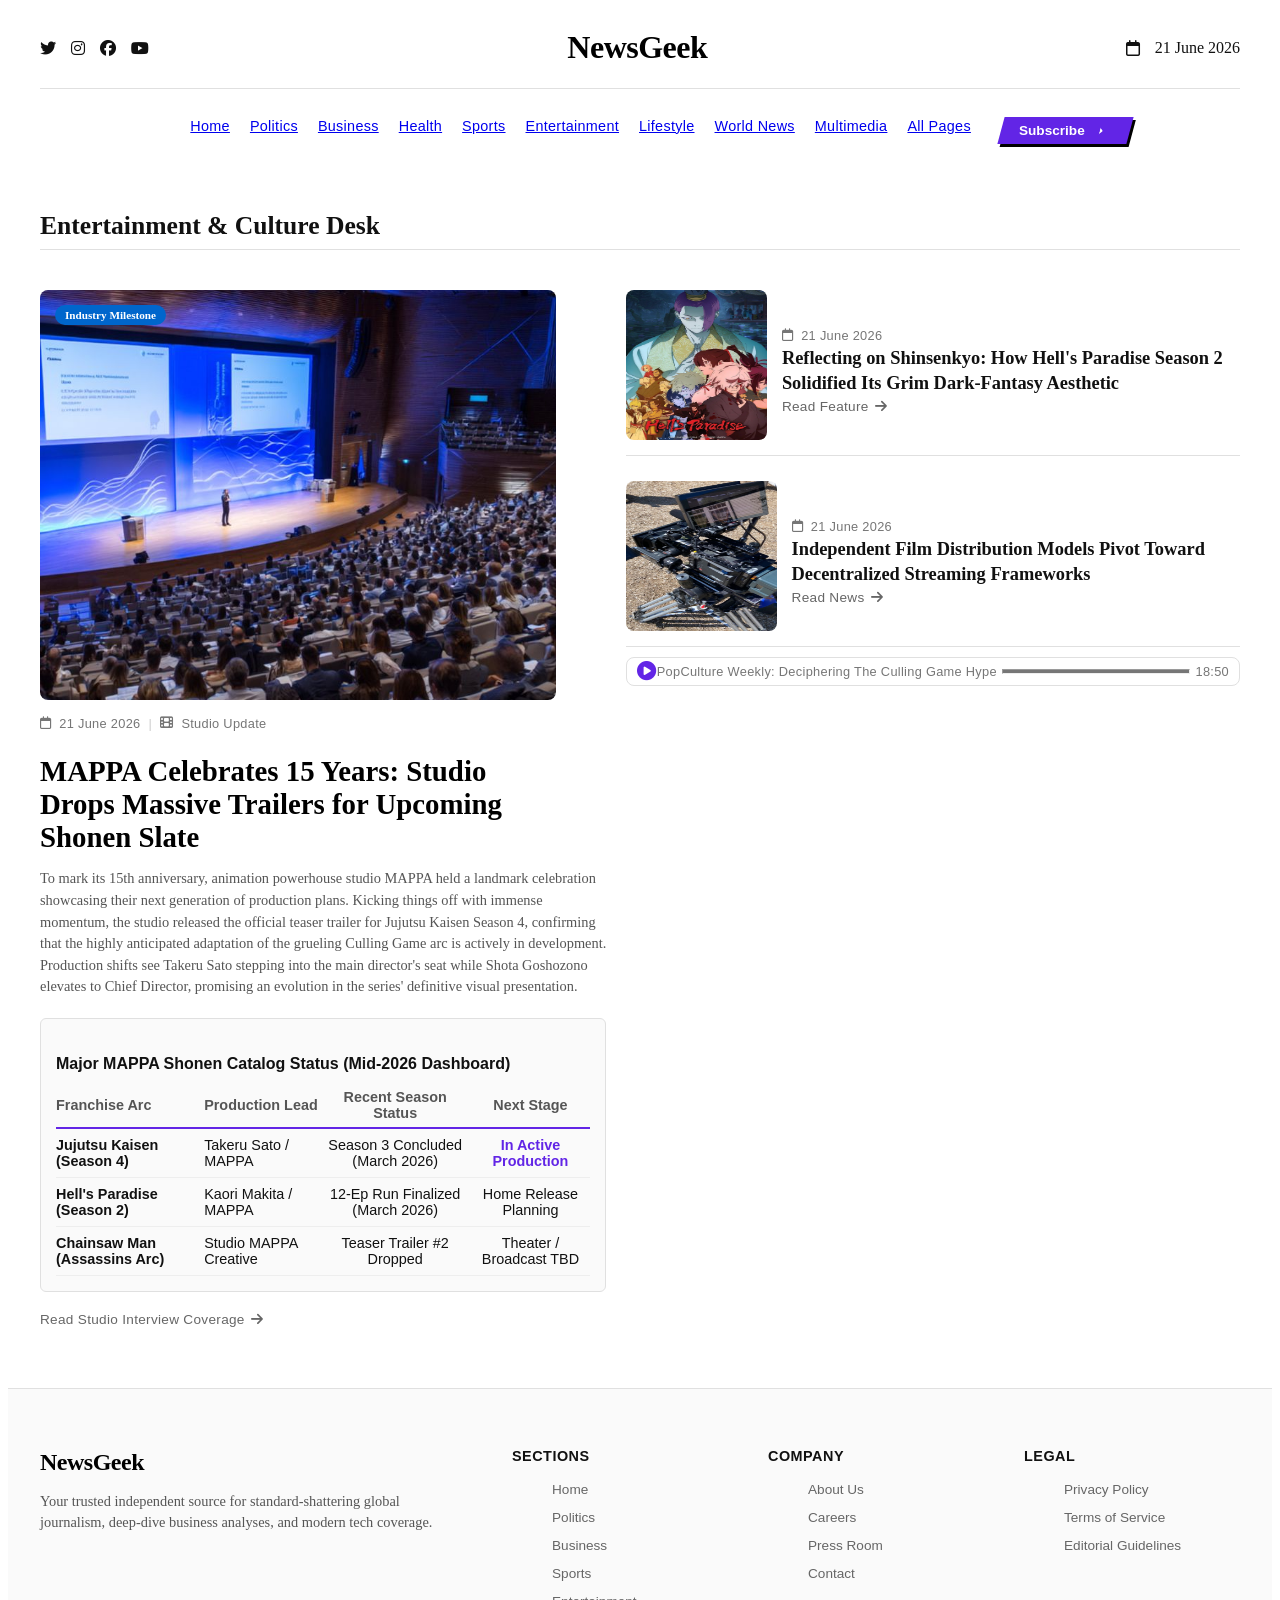
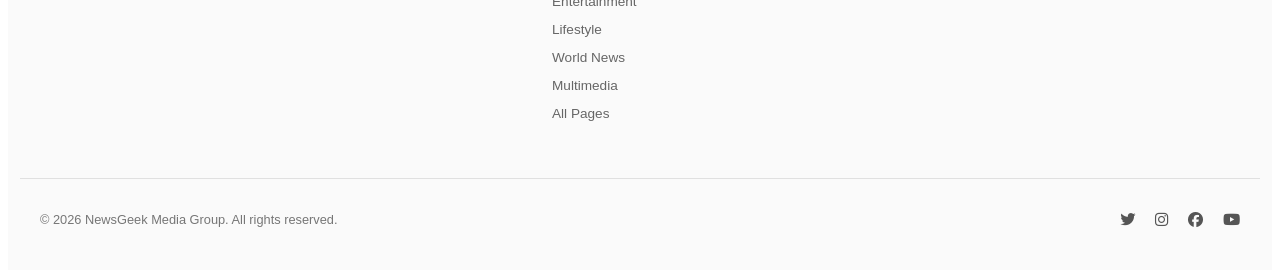
<file: Entertainment.html>
<!DOCTYPE html>
<html lang="en">
<head>
    <meta charset="UTF-8">
    <meta name="viewport" content="width=device-width, initial-scale=1.0">
    <title>Entertainment & Culture - NewsGeek</title>
    <link rel="stylesheet" href="NewsGeek.css">
    <link rel="stylesheet" href="https://cdnjs.cloudflare.com/ajax/libs/font-awesome/6.4.0/css/all.min.css">
</head>
<body>

    <div class="page-container">
        <header class="header-top">
            <div class="header-socials">
                <i class="fab fa-twitter"></i>
                <i class="fab fa-instagram"></i>
                <i class="fab fa-facebook"></i>
                <i class="fab fa-youtube"></i>
            </div>
            <h1 class="logo">NewsGeek</h1>
            <div class="header-date">
                <i class="fa-regular fa-calendar"></i>
                <span>21 June 2026</span>
            </div>
        </header>

        <nav class="main-navbar">
            <ul class="navbar-list">
                <li><a href="./index.html">Home</a></li>
                <li><a href="./politics.html">Politics</a></li>
                <li><a href="./business.html">Business</a></li>
                <li><a href="./health.html">Health</a></li>
                <li><a href="./sports.html">Sports</a></li>
                <li><a href="./Entertainment.html">Entertainment</a></li>
                <li><a href="./lifestyle.html">Lifestyle</a></li>
                <li><a href="./worldnews.html">World News</a></li>
                <li><a href="./multimedia.html">Multimedia</a></li>
                <li><a href="./allpages.html">All Pages</a></li>
                <li>
                    <a href="./subscribe.html" style="text-decoration: none;">
                        <button class="cta">
                            <span class="span">Subscribe</span>
                            <svg class="second" viewBox="0 0 15 15" fill="none" xmlns="http://www.w3.org/2000/svg">
                                <path class="one" d="M5 2.5L10 7.5L5 12.5" stroke="white" stroke-width="2" stroke-linecap="round" stroke-linejoin="round"/>
                                <path class="two" d="M2 2.5L7 7.5L2 12.5" stroke="white" stroke-width="1.5" stroke-linecap="round" stroke-linejoin="round"/>
                            </svg>
                        </button>
                    </a>
                </li>
            </ul>
        </nav>

        <main>
            <section class="latest-news-section">
                <h2 class="section-title">Entertainment & Culture Desk</h2>
            </section>

            <div class="card-container">
                
                <div class="left-card" style="width: 48%;">
                    <div class="image-badge">
                        <img src="./assets/ent-hero.jpg" alt="MAPPA Studio Anniversary Teaser" class="hero-image">
                        <span class="badge">Industry Milestone</span>
                    </div>
                    <div class="date-time">
                        <i class="fa-regular fa-calendar"></i>
                        <time datetime="2026-06-21">21 June 2026</time>
                        <span class="meta-separator">|</span>
                        <i class="fa-solid fa-film"></i>
                        <span>Studio Update</span>
                    </div>
                    <h2>MAPPA Celebrates 15 Years: Studio Drops Massive Trailers for Upcoming Shonen Slate</h2>
                    <p>To mark its 15th anniversary, animation powerhouse studio MAPPA held a landmark celebration showcasing their next generation of production plans. Kicking things off with immense momentum, the studio released the official teaser trailer for Jujutsu Kaisen Season 4, confirming that the highly anticipated adaptation of the grueling Culling Game arc is actively in development. Production shifts see Takeru Sato stepping into the main director's seat while Shota Goshozono elevates to Chief Director, promising an evolution in the series' definitive visual presentation.</p>
                    
                    <div style="margin-top: 20px; border: 1px solid #e0e0e0; border-radius: 6px; padding: 15px; background: #fafafa;">
                        <h4 style="font-family: 'Poppins', sans-serif; margin-bottom: 10px; color: #111;">Major MAPPA Shonen Catalog Status (Mid-2026 Dashboard)</h4>
                        <table style="width: 100%; border-collapse: collapse; font-family: 'Inter', sans-serif; font-size: 0.9rem; text-align: left;">
                            <thead>
                                <tr style="border-bottom: 2px solid #6225e6; color: #555;">
                                    <th style="padding: 6px 0;">Franchise Arc</th>
                                    <th style="padding: 6px 0;">Production Lead</th>
                                    <th style="padding: 6px 0; text-align: center;">Recent Season Status</th>
                                    <th style="padding: 6px 0; text-align: center;">Next Stage</th>
                                </tr>
                            </thead>
                            <tbody>
                                <tr style="border-bottom: 1px solid #eee;">
                                    <td style="padding: 8px 0; font-weight: 600;">Jujutsu Kaisen (Season 4)</td>
                                    <td style="padding: 8px 0;">Takeru Sato / MAPPA</td>
                                    <td style="padding: 8px 0; text-align: center;">Season 3 Concluded (March 2026)</td>
                                    <td style="padding: 8px 0; text-align: center; color: #6225e6; font-weight: bold;">In Active Production</td>
                                </tr>
                                <tr style="border-bottom: 1px solid #eee;">
                                    <td style="padding: 8px 0; font-weight: 600;">Hell's Paradise (Season 2)</td>
                                    <td style="padding: 8px 0;">Kaori Makita / MAPPA</td>
                                    <td style="padding: 8px 0; text-align: center;">12-Ep Run Finalized (March 2026)</td>
                                    <td style="padding: 8px 0; text-align: center;">Home Release Planning</td>
                                </tr>
                                <tr style="border-bottom: 1px solid #eee;">
                                    <td style="padding: 8px 0; font-weight: 600;">Chainsaw Man (Assassins Arc)</td>
                                    <td style="padding: 8px 0;">Studio MAPPA Creative</td>
                                    <td style="padding: 8px 0; text-align: center;">Teaser Trailer #2 Dropped</td>
                                    <td style="padding: 8px 0; text-align: center;">Theater / Broadcast TBD</td>
                                </tr>
                            </tbody>
                        </table>
                    </div>

                    <a href="#" class="read-news-link" style="margin-top: 20px;">Read Studio Interview Coverage <i class="fa-solid fa-arrow-right"></i></a>
                </div>

                <div class="right-card">
                    
                    <div class="opinion-block" style="padding-bottom: 15px; margin-bottom: 5px;">
                        <img src="./assets/ent-sub1.jpg" alt="Island landscape painting art style" class="top-image">
                        <div class="headline">
                            <div class="date-time">
                                <i class="fa-regular fa-calendar"></i>
                                <time datetime="2026-06-21">21 June 2026</time>
                            </div>
                            <h3>Reflecting on Shinsenkyo: How Hell's Paradise Season 2 Solidified Its Grim Dark-Fantasy Aesthetic</h3>
                            <a href="#" class="read-news-link">Read Feature <i class="fa-solid fa-arrow-right"></i></a>
                        </div>
                    </div>

                    <div class="opinion-block" style="padding-bottom: 15px; margin-bottom: 5px;">
                        <img src="./assets/ent-sub2.jpg" alt="Cinematic camera rigging" class="bottom-image">
                        <div class="headline">
                            <div class="date-time">
                                <i class="fa-regular fa-calendar"></i>
                                <time datetime="2026-06-21">21 June 2026</time>
                            </div>
                            <h3>Independent Film Distribution Models Pivot Toward Decentralized Streaming Frameworks</h3>
                            <a href="#" class="read-news-link">Read News <i class="fa-solid fa-arrow-right"></i></a>
                        </div>
                    </div>

                    <div class="audio-container">
                        <i class="fa-solid fa-circle-play" style="color: #6225e6; font-size: 1.2rem; cursor: pointer;"></i>
                        <span style="font-family: 'Poppins', sans-serif; font-weight: 500;">PopCulture Weekly: Deciphering The Culling Game Hype</span>
                        <hr>
                        <span>18:50</span>
                    </div>

                </div>
            </div>
        </main>
    </div>

    <footer class="main-footer">
        <div class="footer-content">
            <div class="footer-brand">
                <h2>NewsGeek</h2>
                <p>Your trusted independent source for standard-shattering global journalism, deep-dive business analyses, and modern tech coverage.</p>
            </div>
            
            <div class="footer-links">
                <h4>Sections</h4>
                <ul>
                    <li><a href="./index.html">Home</a></li>
                    <li><a href="./politics.html">Politics</a></li>
                    <li><a href="./business.html">Business</a></li>
                    <li><a href="./sports.html">Sports</a></li>
                    <li><a href="./entertainment.html">Entertainment</a></li>
                    <li><a href="./lifestyle.html">Lifestyle</a></li>
                    <li><a href="./worldnews.html">World News</a></li>
                    <li><a href="./multimedia.html">Multimedia</a></li>
                    <li><a href="./allpages.html">All Pages</a></li>
                </ul>
            </div>

            <div class="footer-links">
                <h4>Company</h4>
                <ul>
                    <li><a href="#">About Us</a></li>
                    <li><a href="#">Careers</a></li>
                    <li><a href="#">Press Room</a></li>
                    <li><a href="#">Contact</a></li>
                </ul>
            </div>

            <div class="footer-links">
                <h4>Legal</h4>
                <ul>
                    <li><a href="#">Privacy Policy</a></li>
                    <li><a href="#">Terms of Service</a></li>
                    <li><a href="#">Editorial Guidelines</a></li>
                </ul>
            </div>
        </div>

        <div class="footer-bottom">
            <p>&copy; 2026 NewsGeek Media Group. All rights reserved.</p>
            <div class="footer-socials">
                <i class="fab fa-twitter"></i>
                <i class="fab fa-instagram"></i>
                <i class="fab fa-facebook"></i>
                <i class="fab fa-youtube"></i>
            </div>
        </div>
    </footer>

</body>
</html>
</file>
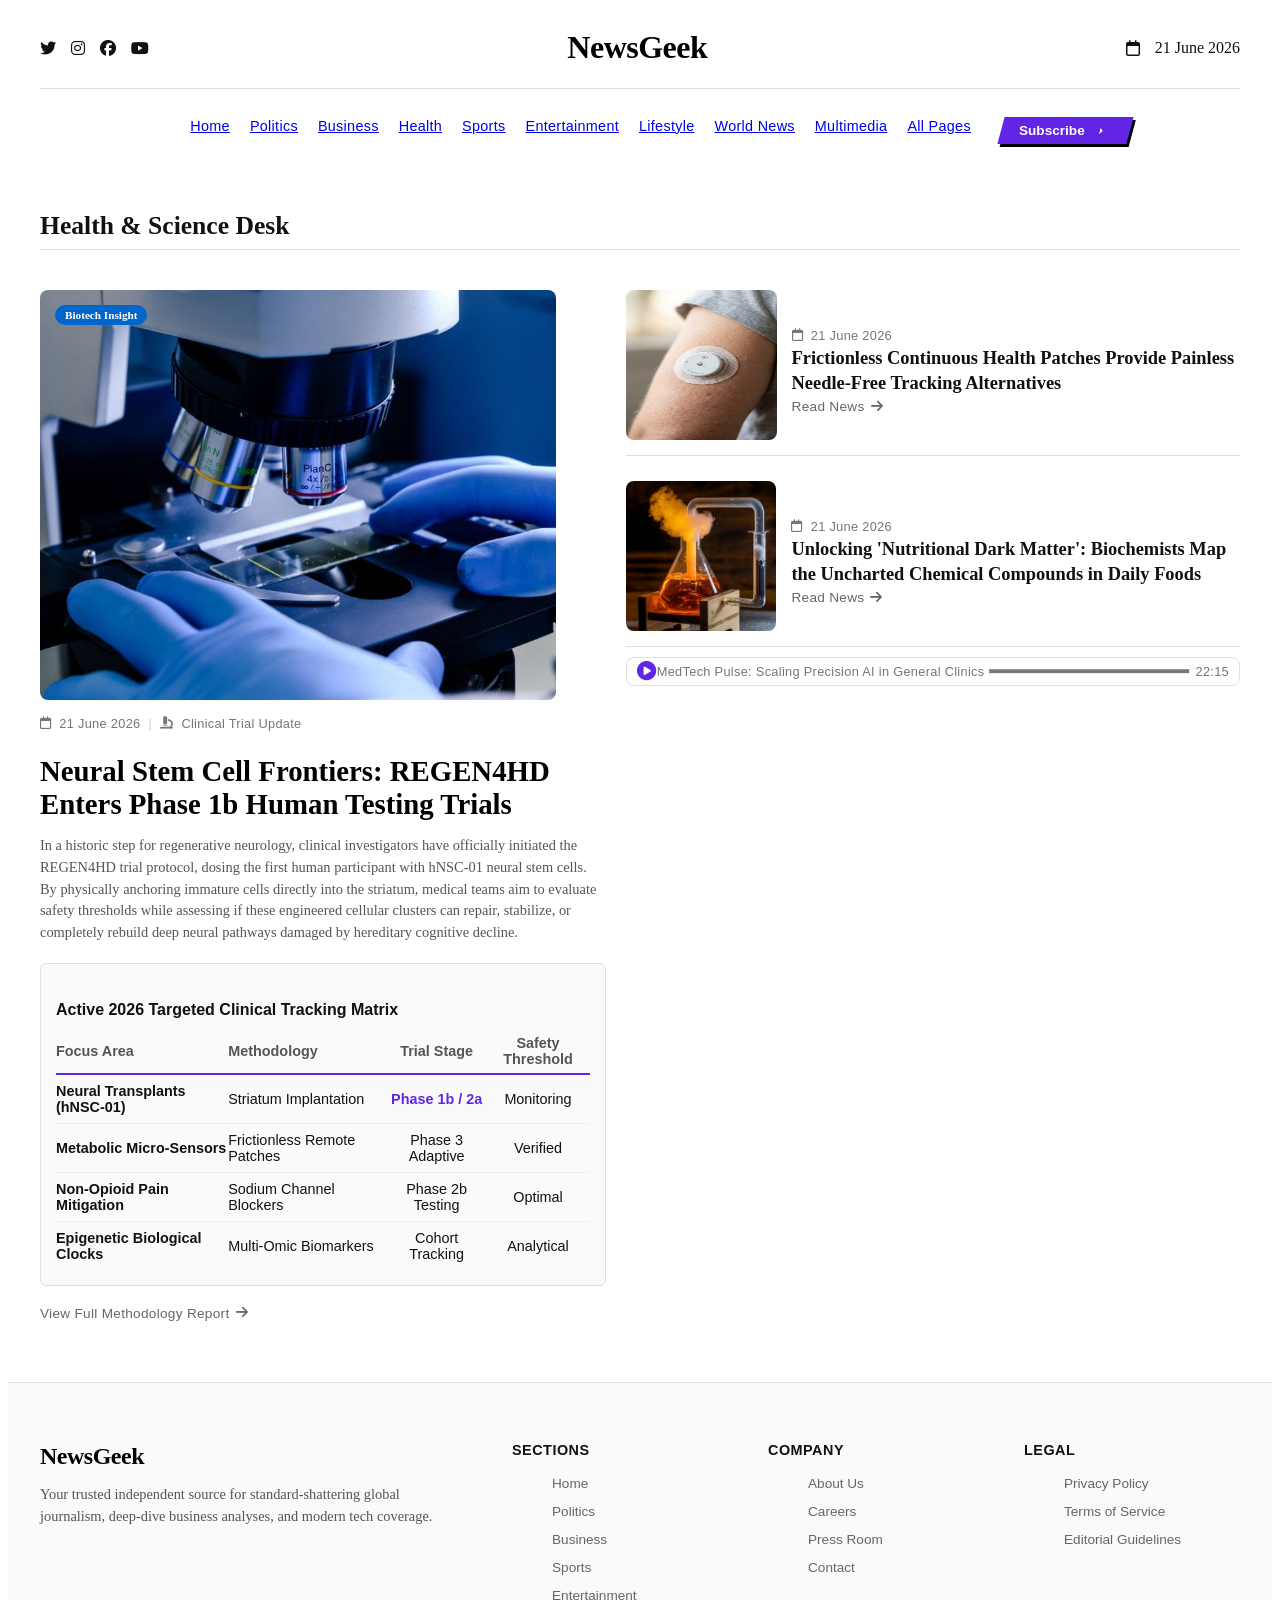
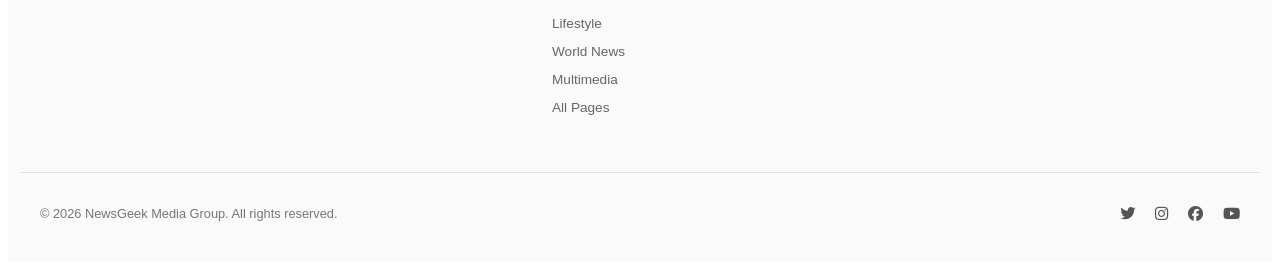
<file: health.html>
<!DOCTYPE html>
<html lang="en">
<head>
    <meta charset="UTF-8">
    <meta name="viewport" content="width=device-width, initial-scale=1.0">
    <title>Health & Science - NewsGeek</title>
    <link rel="stylesheet" href="NewsGeek.css">
    <link rel="stylesheet" href="https://cdnjs.cloudflare.com/ajax/libs/font-awesome/6.4.0/css/all.min.css">
</head>
<body>

    <div class="page-container">
        <header class="header-top">
            <div class="header-socials">
                <i class="fab fa-twitter"></i>
                <i class="fab fa-instagram"></i>
                <i class="fab fa-facebook"></i>
                <i class="fab fa-youtube"></i>
            </div>
            <h1 class="logo">NewsGeek</h1>
            <div class="header-date">
                <i class="fa-regular fa-calendar"></i>
                <span>21 June 2026</span>
            </div>
        </header>

        <nav class="main-navbar">
            <ul class="navbar-list">
                <li><a href="./index.html">Home</a></li>
                <li><a href="./politics.html">Politics</a></li>
                <li><a href="./business.html">Business</a></li>
                <li><a href="./health.html">Health</a></li>
                <li><a href="./sports.html">Sports</a></li>
                <li><a href="./Entertainment.html">Entertainment</a></li>
                <li><a href="./lifestyle.html">Lifestyle</a></li>
                <li><a href="./worldnews.html">World News</a></li>
                <li><a href="./multimedia.html">Multimedia</a></li>
                <li><a href="./allpages.html">All Pages</a></li>
                <li>
                    <a href="./subscribe.html" style="text-decoration: none;">
                        <button class="cta">
                            <span class="span">Subscribe</span>
                            <svg class="second" viewBox="0 0 15 15" fill="none" xmlns="http://www.w3.org/2000/svg">
                                <path class="one" d="M5 2.5L10 7.5L5 12.5" stroke="white" stroke-width="2" stroke-linecap="round" stroke-linejoin="round"/>
                                <path class="two" d="M2 2.5L7 7.5L2 12.5" stroke="white" stroke-width="1.5" stroke-linecap="round" stroke-linejoin="round"/>
                            </svg>
                        </button>
                    </a>
                </li>
            </ul>
        </nav>

        <main>
            <section class="latest-news-section">
                <h2 class="section-title">Health & Science Desk</h2>
            </section>

            <div class="card-container">
                
                <div class="left-card" style="width: 48%;">
                    <div class="image-badge">
                        <img src="./assets/health-hero.jpg" alt="Medical Laboratory Research" class="hero-image">
                        <span class="badge">Biotech Insight</span>
                    </div>
                    <div class="date-time">
                        <i class="fa-regular fa-calendar"></i>
                        <time datetime="2026-06-21">21 June 2026</time>
                        <span class="meta-separator">|</span>
                        <i class="fa-solid fa-microscope"></i>
                        <span>Clinical Trial Update</span>
                    </div>
                    <h2>Neural Stem Cell Frontiers: REGEN4HD Enters Phase 1b Human Testing Trials</h2>
                    <p>In a historic step for regenerative neurology, clinical investigators have officially initiated the REGEN4HD trial protocol, dosing the first human participant with hNSC-01 neural stem cells. By physically anchoring immature cells directly into the striatum, medical teams aim to evaluate safety thresholds while assessing if these engineered cellular clusters can repair, stabilize, or completely rebuild deep neural pathways damaged by hereditary cognitive decline.</p>
                    
                    <div style="margin-top: 20px; border: 1px solid #e0e0e0; border-radius: 6px; padding: 15px; background: #fafafa;">
                        <h4 style="font-family: 'Poppins', sans-serif; margin-bottom: 10px; color: #111;">Active 2026 Targeted Clinical Tracking Matrix</h4>
                        <table style="width: 100%; border-collapse: collapse; font-family: 'Inter', sans-serif; font-size: 0.9rem; text-align: left;">
                            <thead>
                                <tr style="border-bottom: 2px solid #6225e6; color: #555;">
                                    <th style="padding: 6px 0;">Focus Area</th>
                                    <th style="padding: 6px 0;">Methodology</th>
                                    <th style="padding: 6px 0; text-align: center;">Trial Stage</th>
                                    <th style="padding: 6px 0; text-align: center;">Safety Threshold</th>
                                </tr>
                            </thead>
                            <tbody>
                                <tr style="border-bottom: 1px solid #eee;">
                                    <td style="padding: 8px 0; font-weight: 600;">Neural Transplants (hNSC-01)</td>
                                    <td style="padding: 8px 0;">Striatum Implantation</td>
                                    <td style="padding: 8px 0; text-align: center; color: #6225e6; font-weight: bold;">Phase 1b / 2a</td>
                                    <td style="padding: 8px 0; text-align: center;">Monitoring</td>
                                </tr>
                                <tr style="border-bottom: 1px solid #eee;">
                                    <td style="padding: 8px 0; font-weight: 600;">Metabolic Micro-Sensors</td>
                                    <td style="padding: 8px 0;">Frictionless Remote Patches</td>
                                    <td style="padding: 8px 0; text-align: center;">Phase 3 Adaptive</td>
                                    <td style="padding: 8px 0; text-align: center;">Verified</td>
                                </tr>
                                <tr style="border-bottom: 1px solid #eee;">
                                    <td style="padding: 8px 0; font-weight: 600;">Non-Opioid Pain Mitigation</td>
                                    <td style="padding: 8px 0;">Sodium Channel Blockers</td>
                                    <td style="padding: 8px 0; text-align: center;">Phase 2b Testing</td>
                                    <td style="padding: 8px 0; text-align: center;">Optimal</td>
                                </tr>
                                <tr>
                                    <td style="padding: 8px 0; font-weight: 600;">Epigenetic Biological Clocks</td>
                                    <td style="padding: 8px 0;">Multi-Omic Biomarkers</td>
                                    <td style="padding: 8px 0; text-align: center;">Cohort Tracking</td>
                                    <td style="padding: 8px 0; text-align: center;">Analytical</td>
                                </tr>
                            </tbody>
                        </table>
                    </div>

                    <a href="#" class="read-news-link" style="margin-top: 20px;">View Full Methodology Report <i class="fa-solid fa-arrow-right"></i></a>
                </div>

                <div class="right-card">
                    
                    <div class="opinion-block" style="padding-bottom: 15px; margin-bottom: 5px;">
                        <img src="./assets/health-sub1.jpg" alt="Continuous Wearable Sensor Patch" class="top-image">
                        <div class="headline">
                            <div class="date-time">
                                <i class="fa-regular fa-calendar"></i>
                                <time datetime="2026-06-21">21 June 2026</time>
                            </div>
                            <h3>Frictionless Continuous Health Patches Provide Painless Needle-Free Tracking Alternatives</h3>
                            <a href="#" class="read-news-link">Read News <i class="fa-solid fa-arrow-right"></i></a>
                        </div>
                    </div>

                    <div class="opinion-block" style="padding-bottom: 15px; margin-bottom: 5px;">
                        <img src="./assets/health-sub2.jpg" alt="Nutritional Dark Matter Molecular Food Science" class="bottom-image">
                        <div class="headline">
                            <div class="date-time">
                                <i class="fa-regular fa-calendar"></i>
                                <time datetime="2026-06-21">21 June 2026</time>
                            </div>
                            <h3>Unlocking 'Nutritional Dark Matter': Biochemists Map the Uncharted Chemical Compounds in Daily Foods</h3>
                            <a href="#" class="read-news-link">Read News <i class="fa-solid fa-arrow-right"></i></a>
                        </div>
                    </div>

                    <div class="audio-container">
                        <i class="fa-solid fa-circle-play" style="color: #6225e6; font-size: 1.2rem; cursor: pointer;"></i>
                        <span style="font-family: 'Poppins', sans-serif; font-weight: 500;">MedTech Pulse: Scaling Precision AI in General Clinics</span>
                        <hr>
                        <span>22:15</span>
                    </div>

                </div>
            </div>
        </main>
    </div>

    <footer class="main-footer">
        <div class="footer-content">
            <div class="footer-brand">
                <h2>NewsGeek</h2>
                <p>Your trusted independent source for standard-shattering global journalism, deep-dive business analyses, and modern tech coverage.</p>
            </div>
            
            <div class="footer-links">
                <h4>Sections</h4>
                <ul>
                    <li><a href="./index.html">Home</a></li>
                    <li><a href="./politics.html">Politics</a></li>
                    <li><a href="./business.html">Business</a></li>
                    <li><a href="./sports.html">Sports</a></li>
                    <li><a href="./entertainment.html">Entertainment</a></li>
                    <li><a href="./lifestyle.html">Lifestyle</a></li>
                    <li><a href="./worldnews.html">World News</a></li>
                    <li><a href="./multimedia.html">Multimedia</a></li>
                    <li><a href="./allpages.html">All Pages</a></li>
                </ul>
            </div>

            <div class="footer-links">
                <h4>Company</h4>
                <ul>
                    <li><a href="#">About Us</a></li>
                    <li><a href="#">Careers</a></li>
                    <li><a href="#">Press Room</a></li>
                    <li><a href="#">Contact</a></li>
                </ul>
            </div>

            <div class="footer-links">
                <h4>Legal</h4>
                <ul>
                    <li><a href="#">Privacy Policy</a></li>
                    <li><a href="#">Terms of Service</a></li>
                    <li><a href="#">Editorial Guidelines</a></li>
                </ul>
            </div>
        </div>

        <div class="footer-bottom">
            <p>&copy; 2026 NewsGeek Media Group. All rights reserved.</p>
            <div class="footer-socials">
                <i class="fab fa-twitter"></i>
                <i class="fab fa-instagram"></i>
                <i class="fab fa-facebook"></i>
                <i class="fab fa-youtube"></i>
            </div>
        </div>
    </footer>

</body>
</html>
</file>
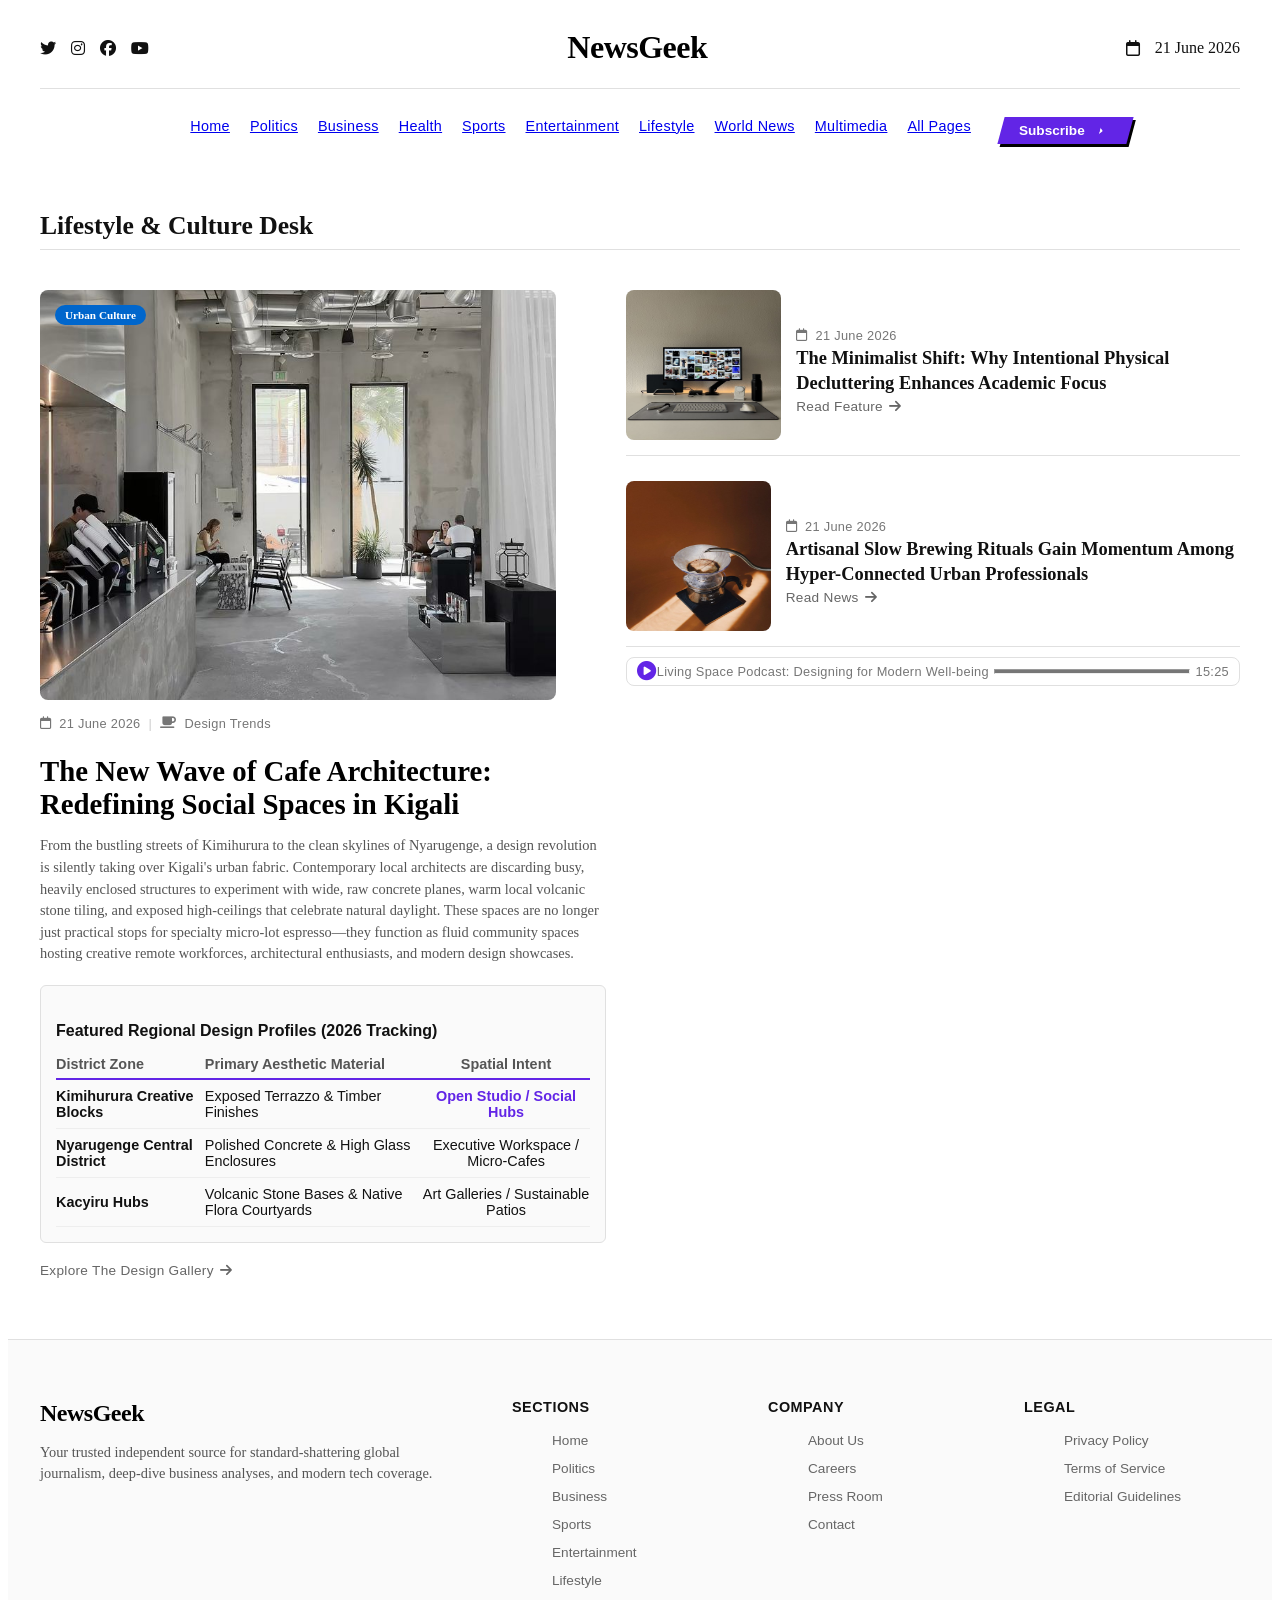
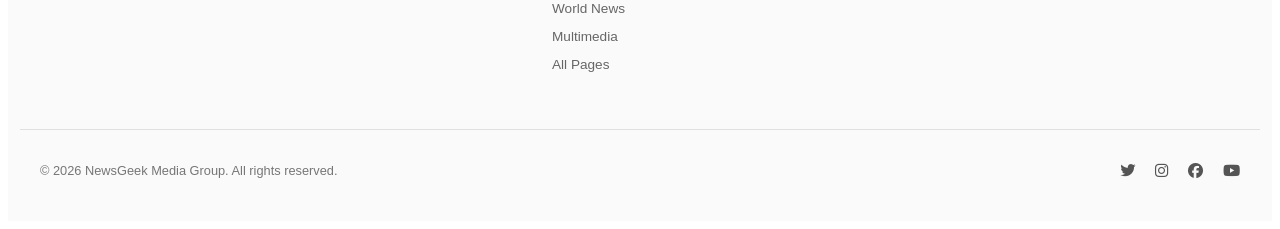
<file: lifestyle.html>
<!DOCTYPE html>
<html lang="en">
<head>
    <meta charset="UTF-8">
    <meta name="viewport" content="width=device-width, initial-scale=1.0">
    <title>Lifestyle & Culture - NewsGeek</title>
    <link rel="stylesheet" href="NewsGeek.css">
    <link rel="stylesheet" href="https://cdnjs.cloudflare.com/ajax/libs/font-awesome/6.4.0/css/all.min.css">
</head>
<body>

    <div class="page-container">
        <header class="header-top">
            <div class="header-socials">
                <i class="fab fa-twitter"></i>
                <i class="fab fa-instagram"></i>
                <i class="fab fa-facebook"></i>
                <i class="fab fa-youtube"></i>
            </div>
            <h1 class="logo">NewsGeek</h1>
            <div class="header-date">
                <i class="fa-regular fa-calendar"></i>
                <span>21 June 2026</span>
            </div>
        </header>

        <nav class="main-navbar">
            <ul class="navbar-list">
                <li><a href="./index.html">Home</a></li>
                <li><a href="./politics.html">Politics</a></li>
                <li><a href="./business.html">Business</a></li>
                <li><a href="./health.html">Health</a></li>
                <li><a href="./sports.html">Sports</a></li>
                <li><a href="./entertainment.html">Entertainment</a></li>
                <li><a href="./lifestyle.html">Lifestyle</a></li>
                <li><a href="./worldnews.html">World News</a></li>
                <li><a href="./multimedia.html">Multimedia</a></li>
                <li><a href="./allpages.html">All Pages</a></li>
                <li>
                    <a href="./subscribe.html" style="text-decoration: none;">
                        <button class="cta">
                            <span class="span">Subscribe</span>
                            <svg class="second" viewBox="0 0 15 15" fill="none" xmlns="http://www.w3.org/2000/svg">
                                <path class="one" d="M5 2.5L10 7.5L5 12.5" stroke="white" stroke-width="2" stroke-linecap="round" stroke-linejoin="round"/>
                                <path class="two" d="M2 2.5L7 7.5L2 12.5" stroke="white" stroke-width="1.5" stroke-linecap="round" stroke-linejoin="round"/>
                            </svg>
                        </button>
                    </a>
                </li>
            </ul>
        </nav>

        <main>
            <section class="latest-news-section">
                <h2 class="section-title">Lifestyle & Culture Desk</h2>
            </section>

            <div class="card-container">
                
                <div class="left-card" style="width: 48%;">
                    <div class="image-badge">
                        <img src="./assets/life-hero.jpg" alt="Minimalist Cafe Interior in Kigali" class="hero-image">
                        <span class="badge">Urban Culture</span>
                    </div>
                    <div class="date-time">
                        <i class="fa-regular fa-calendar"></i>
                        <time datetime="2026-06-21">21 June 2026</time>
                        <span class="meta-separator">|</span>
                        <i class="fa-solid fa-mug-saucer"></i>
                        <span>Design Trends</span>
                    </div>
                    <h2>The New Wave of Cafe Architecture: Redefining Social Spaces in Kigali</h2>
                    <p>From the bustling streets of Kimihurura to the clean skylines of Nyarugenge, a design revolution is silently taking over Kigali's urban fabric. Contemporary local architects are discarding busy, heavily enclosed structures to experiment with wide, raw concrete planes, warm local volcanic stone tiling, and exposed high-ceilings that celebrate natural daylight. These spaces are no longer just practical stops for specialty micro-lot espresso—they function as fluid community spaces hosting creative remote workforces, architectural enthusiasts, and modern design showcases.</p>
                    
                    <div style="margin-top: 20px; border: 1px solid #e0e0e0; border-radius: 6px; padding: 15px; background: #fafafa;">
                        <h4 style="font-family: 'Poppins', sans-serif; margin-bottom: 10px; color: #111;">Featured Regional Design Profiles (2026 Tracking)</h4>
                        <table style="width: 100%; border-collapse: collapse; font-family: 'Inter', sans-serif; font-size: 0.9rem; text-align: left;">
                            <thead>
                                <tr style="border-bottom: 2px solid #6225e6; color: #555;">
                                    <th style="padding: 6px 0;">District Zone</th>
                                    <th style="padding: 6px 0;">Primary Aesthetic Material</th>
                                    <th style="padding: 6px 0; text-align: center;">Spatial Intent</th>
                                </tr>
                            </thead>
                            <tbody>
                                <tr style="border-bottom: 1px solid #eee;">
                                    <td style="padding: 8px 0; font-weight: 600;">Kimihurura Creative Blocks</td>
                                    <td style="padding: 8px 0;">Exposed Terrazzo & Timber Finishes</td>
                                    <td style="padding: 8px 0; text-align: center; color: #6225e6; font-weight: bold;">Open Studio / Social Hubs</td>
                                </tr>
                                <tr style="border-bottom: 1px solid #eee;">
                                    <td style="padding: 8px 0; font-weight: 600;">Nyarugenge Central District</td>
                                    <td style="padding: 8px 0;">Polished Concrete & High Glass Enclosures</td>
                                    <td style="padding: 8px 0; text-align: center;">Executive Workspace / Micro-Cafes</td>
                                </tr>
                                <tr style="border-bottom: 1px solid #eee;">
                                    <td style="padding: 8px 0; font-weight: 600;">Kacyiru Hubs</td>
                                    <td style="padding: 8px 0;">Volcanic Stone Bases & Native Flora Courtyards</td>
                                    <td style="padding: 8px 0; text-align: center;">Art Galleries / Sustainable Patios</td>
                                </tr>
                            </tbody>
                        </table>
                    </div>

                    <a href="#" class="read-news-link" style="margin-top: 20px;">Explore the Design Gallery <i class="fa-solid fa-arrow-right"></i></a>
                </div>

                <div class="right-card">
                    
                    <div class="opinion-block" style="padding-bottom: 15px; margin-bottom: 5px;">
                        <img src="./assets/life-sub1.jpg" alt="Interior home workstation setup" class="top-image">
                        <div class="headline">
                            <div class="date-time">
                                <i class="fa-regular fa-calendar"></i>
                                <time datetime="2026-06-21">21 June 2026</time>
                            </div>
                            <h3>The Minimalist Shift: Why Intentional Physical Decluttering Enhances Academic Focus</h3>
                            <a href="#" class="read-news-link">Read Feature <i class="fa-solid fa-arrow-right"></i></a>
                        </div>
                    </div>

                    <div class="opinion-block" style="padding-bottom: 15px; margin-bottom: 5px;">
                        <img src="./assets/life-sub2.jpg" alt="Pour over artisan coffee brewing" class="bottom-image">
                        <div class="headline">
                            <div class="date-time">
                                <i class="fa-regular fa-calendar"></i>
                                <time datetime="2026-06-21">21 June 2026</time>
                            </div>
                            <h3>Artisanal Slow Brewing Rituals Gain Momentum Among Hyper-Connected Urban Professionals</h3>
                            <a href="#" class="read-news-link">Read News <i class="fa-solid fa-arrow-right"></i></a>
                        </div>
                    </div>

                    <div class="audio-container">
                        <i class="fa-solid fa-circle-play" style="color: #6225e6; font-size: 1.2rem; cursor: pointer;"></i>
                        <span style="font-family: 'Poppins', sans-serif; font-weight: 500;">Living Space Podcast: Designing for Modern Well-being</span>
                        <hr>
                        <span>15:25</span>
                    </div>

                </div>
            </div>
        </main>
    </div>

    <footer class="main-footer">
        <div class="footer-content">
            <div class="footer-brand">
                <h2>NewsGeek</h2>
                <p>Your trusted independent source for standard-shattering global journalism, deep-dive business analyses, and modern tech coverage.</p>
            </div>
            
            <div class="footer-links">
                <h4>Sections</h4>
                <ul>
                    <li><a href="./index.html">Home</a></li>
                    <li><a href="./politics.html">Politics</a></li>
                    <li><a href="./business.html">Business</a></li>
                    <li><a href="./sports.html">Sports</a></li>
                    <li><a href="./entertainment.html">Entertainment</a></li>
                    <li><a href="./lifestyle.html">Lifestyle</a></li>
                    <li><a href="./worldnews.html">World News</a></li>
                    <li><a href="./multimedia.html">Multimedia</a></li>
                    <li><a href="./allpages.html">All Pages</a></li>
                </ul>
            </div>

            <div class="footer-links">
                <h4>Company</h4>
                <ul>
                    <li><a href="#">About Us</a></li>
                    <li><a href="#">Careers</a></li>
                    <li><a href="#">Press Room</a></li>
                    <li><a href="#">Contact</a></li>
                </ul>
            </div>

            <div class="footer-links">
                <h4>Legal</h4>
                <ul>
                    <li><a href="#">Privacy Policy</a></li>
                    <li><a href="#">Terms of Service</a></li>
                    <li><a href="#">Editorial Guidelines</a></li>
                </ul>
            </div>
        </div>

        <div class="footer-bottom">
            <p>&copy; 2026 NewsGeek Media Group. All rights reserved.</p>
            <div class="footer-socials">
                <i class="fab fa-twitter"></i>
                <i class="fab fa-instagram"></i>
                <i class="fab fa-facebook"></i>
                <i class="fab fa-youtube"></i>
            </div>
        </div>
    </footer>

</body>
</html>
</file>
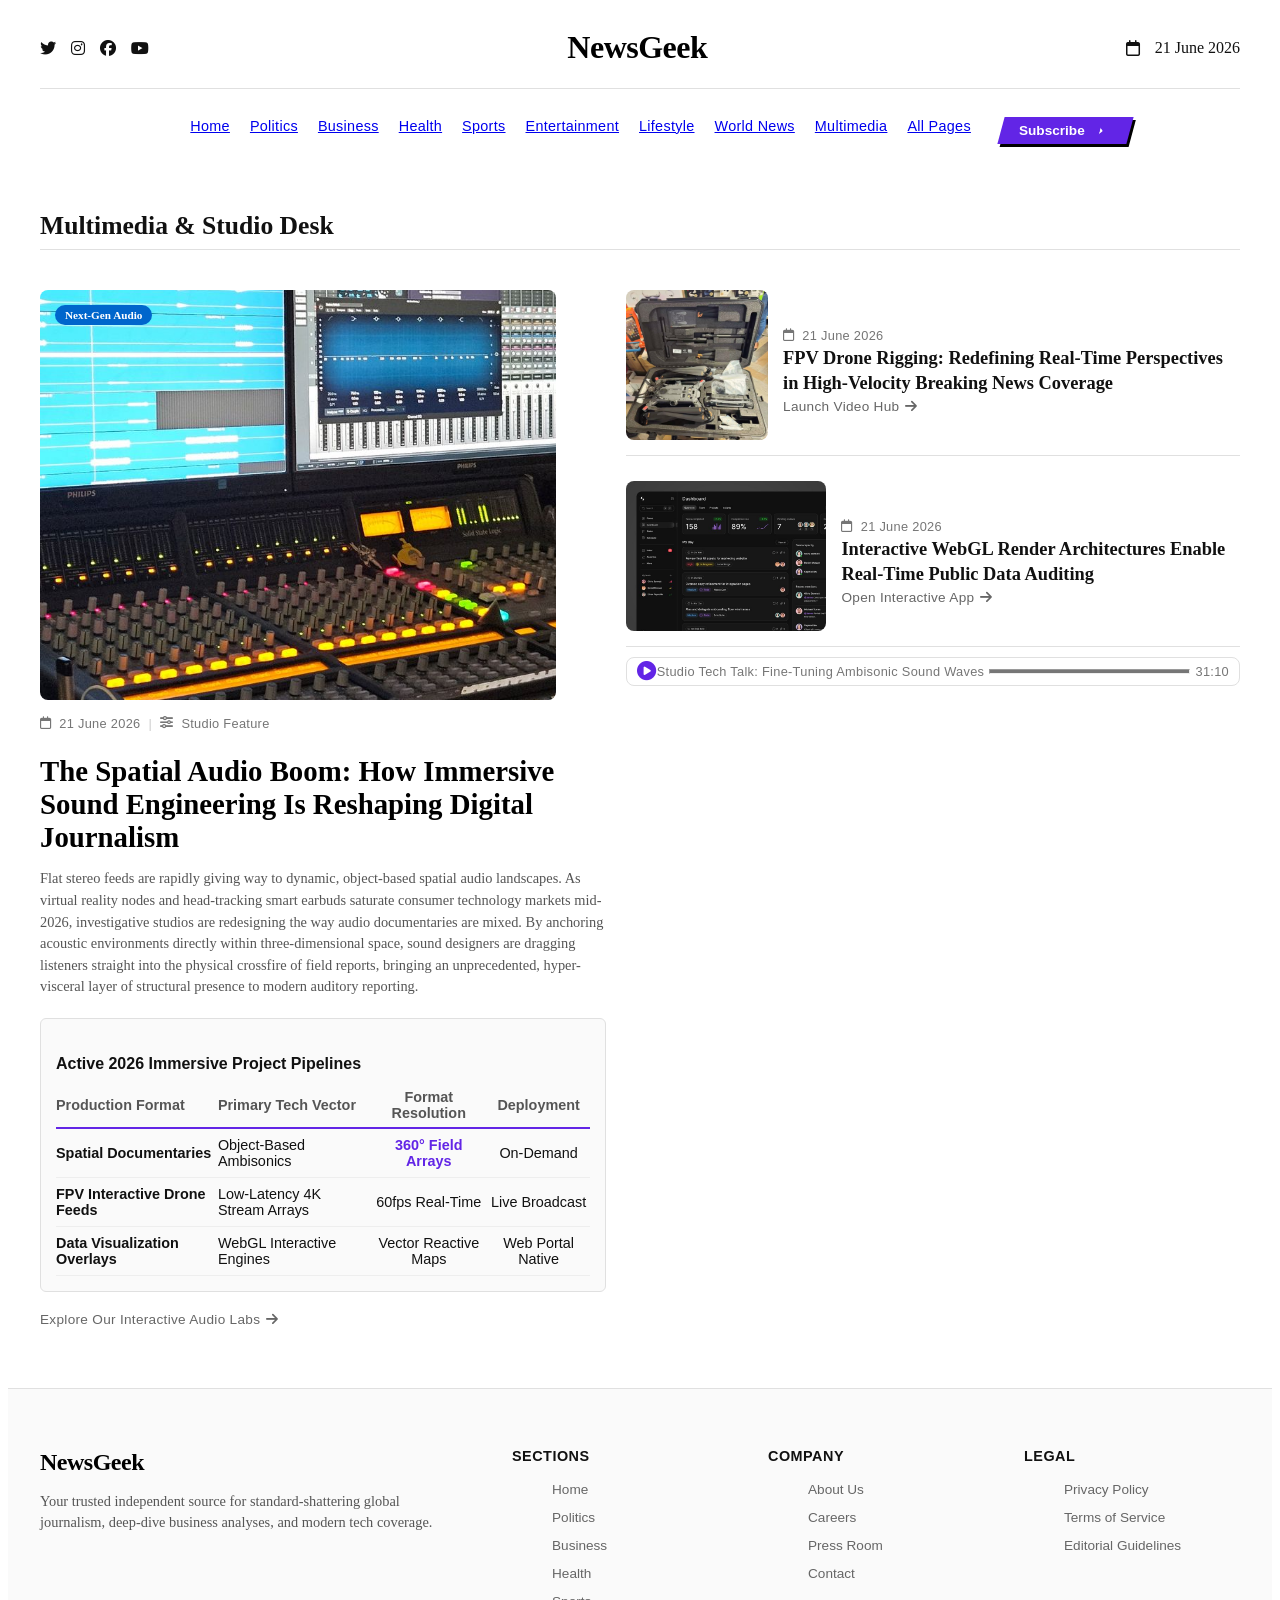
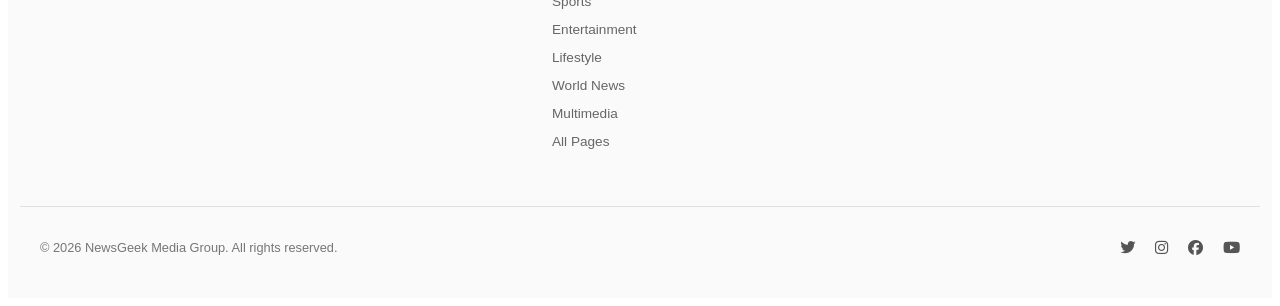
<file: multimedia.html>
<!DOCTYPE html>
<html lang="en">
<head>
    <meta charset="UTF-8">
    <meta name="viewport" content="width=device-width, initial-scale=1.0">
    <title>Multimedia - NewsGeek</title>
    <link rel="stylesheet" href="./NewsGeek.css">
    <link rel="stylesheet" href="https://cdnjs.cloudflare.com/ajax/libs/font-awesome/6.4.0/css/all.min.css">
</head>
<body>

    <div class="page-container">
        <header class="header-top">
            <div class="header-socials">
                <i class="fab fa-twitter"></i>
                <i class="fab fa-instagram"></i>
                <i class="fab fa-facebook"></i>
                <i class="fab fa-youtube"></i>
            </div>
            <h1 class="logo">NewsGeek</h1>
            <div class="header-date">
                <i class="fa-regular fa-calendar"></i>
                <span>21 June 2026</span>
            </div>
        </header>

        <nav class="main-navbar">
            <ul class="navbar-list">
                <li><a href="./index.html">Home</a></li>
                <li><a href="./politics.html">Politics</a></li>
                <li><a href="./business.html">Business</a></li>
                <li><a href="./health.html">Health</a></li>
                <li><a href="./sports.html">Sports</a></li>
                <li><a href="./Entertainment.html">Entertainment</a></li>
                <li><a href="./lifestyle.html">Lifestyle</a></li>
                <li><a href="./worldnews.html">World News</a></li>
                <li><a href="./multimedia.html">Multimedia</a></li>
                <li><a href="./allpages.html">All Pages</a></li>
                <li>
                    <a href="./subscribe.html" style="text-decoration: none;">
                        <button class="cta">
                            <span class="span">Subscribe</span>
                            <svg class="second" viewBox="0 0 15 15" fill="none" xmlns="http://www.w3.org/2000/svg">
                                <path class="one" d="M5 2.5L10 7.5L5 12.5" stroke="white" stroke-width="2" stroke-linecap="round" stroke-linejoin="round"/>
                                <path class="two" d="M2 2.5L7 7.5L2 12.5" stroke="white" stroke-width="1.5" stroke-linecap="round" stroke-linejoin="round"/>
                            </svg>
                        </button>
                    </a>
                </li>
            </ul>
        </nav>

        <main>
            <section class="latest-news-section">
                <h2 class="section-title">Multimedia & Studio Desk</h2>
            </section>

            <div class="card-container">
                
                <div class="left-card" style="width: 48%;">
                    <div class="image-badge">
                        <img src="./assets/multi-hero.jpg" alt="Spatial Audio Production Console" class="hero-image">
                        <span class="badge">Next-Gen Audio</span>
                    </div>
                    <div class="date-time">
                        <i class="fa-regular fa-calendar"></i>
                        <time datetime="2026-06-21">21 June 2026</time>
                        <span class="meta-separator">|</span>
                        <i class="fa-solid fa-sliders"></i>
                        <span>Studio Feature</span>
                    </div>
                    <h2>The Spatial Audio Boom: How Immersive Sound Engineering Is Reshaping Digital Journalism</h2>
                    <p>Flat stereo feeds are rapidly giving way to dynamic, object-based spatial audio landscapes. As virtual reality nodes and head-tracking smart earbuds saturate consumer technology markets mid-2026, investigative studios are redesigning the way audio documentaries are mixed. By anchoring acoustic environments directly within three-dimensional space, sound designers are dragging listeners straight into the physical crossfire of field reports, bringing an unprecedented, hyper-visceral layer of structural presence to modern auditory reporting.</p>
                    
                    <div style="margin-top: 20px; border: 1px solid #e0e0e0; border-radius: 6px; padding: 15px; background: #fafafa;">
                        <h4 style="font-family: 'Poppins', sans-serif; margin-bottom: 10px; color: #111;">Active 2026 Immersive Project Pipelines</h4>
                        <table style="width: 100%; border-collapse: collapse; font-family: 'Inter', sans-serif; font-size: 0.9rem; text-align: left;">
                            <thead>
                                <tr style="border-bottom: 2px solid #6225e6; color: #555;">
                                    <th style="padding: 6px 0;">Production Format</th>
                                    <th style="padding: 6px 0;">Primary Tech Vector</th>
                                    <th style="padding: 6px 0; text-align: center;">Format Resolution</th>
                                    <th style="padding: 6px 0; text-align: center;">Deployment</th>
                                </tr>
                            </thead>
                            <tbody>
                                <tr style="border-bottom: 1px solid #eee;">
                                    <td style="padding: 8px 0; font-weight: 600;">Spatial Documentaries</td>
                                    <td style="padding: 8px 0;">Object-Based Ambisonics</td>
                                    <td style="padding: 8px 0; text-align: center; color: #6225e6; font-weight: bold;">360° Field Arrays</td>
                                    <td style="padding: 8px 0; text-align: center;">On-Demand</td>
                                </tr>
                                <tr style="border-bottom: 1px solid #eee;">
                                    <td style="padding: 8px 0; font-weight: 600;">FPV Interactive Drone Feeds</td>
                                    <td style="padding: 8px 0;">Low-Latency 4K Stream Arrays</td>
                                    <td style="padding: 8px 0; text-align: center;">60fps Real-Time</td>
                                    <td style="padding: 8px 0; text-align: center;">Live Broadcast</td>
                                </tr>
                                <tr style="border-bottom: 1px solid #eee;">
                                    <td style="padding: 8px 0; font-weight: 600;">Data Visualization Overlays</td>
                                    <td style="padding: 8px 0;">WebGL Interactive Engines</td>
                                    <td style="padding: 8px 0; text-align: center;">Vector Reactive Maps</td>
                                    <td style="padding: 8px 0; text-align: center;">Web Portal Native</td>
                                </tr>
                            </tbody>
                        </table>
                    </div>

                    <a href="./multimedia.html" class="read-news-link" style="margin-top: 20px;">Explore Our Interactive Audio Labs <i class="fa-solid fa-arrow-right"></i></a>
                </div>

                <div class="right-card">
                    
                    <div class="opinion-block" style="padding-bottom: 15px; margin-bottom: 5px;">
                        <img src="./assets/multi-sub1.jpg" alt="FPV Drone Broadcast Setup" class="top-image">
                        <div class="headline">
                            <div class="date-time">
                                <i class="fa-regular fa-calendar"></i>
                                <time datetime="2026-06-21">21 June 2026</time>
                            </div>
                            <h3>FPV Drone Rigging: Redefining Real-Time Perspectives in High-Velocity Breaking News Coverage</h3>
                            <a href="./multimedia.html" class="read-news-link">Launch Video Hub <i class="fa-solid fa-arrow-right"></i></a>
                        </div>
                    </div>

                    <div class="opinion-block" style="padding-bottom: 15px; margin-bottom: 5px;">
                        <img src="./assets/multi-sub2.jpg" alt="WebGL Data Graph Display" class="bottom-image">
                        <div class="headline">
                            <div class="date-time">
                                <i class="fa-regular fa-calendar"></i>
                                <time datetime="2026-06-21">21 June 2026</time>
                            </div>
                            <h3>Interactive WebGL Render Architectures Enable Real-Time Public Data Auditing</h3>
                            <a href="./multimedia.html" class="read-news-link">Open Interactive App <i class="fa-solid fa-arrow-right"></i></a>
                        </div>
                    </div>

                    <div class="audio-container">
                        <i class="fa-solid fa-circle-play" style="color: #6225e6; font-size: 1.2rem; cursor: pointer;"></i>
                        <span style="font-family: 'Poppins', sans-serif; font-weight: 500;">Studio Tech Talk: Fine-Tuning Ambisonic Sound Waves</span>
                        <hr>
                        <span>31:10</span>
                    </div>

                </div>
            </div>
        </main>
    </div>

    <footer class="main-footer">
        <div class="footer-content">
            <div class="footer-brand">
                <h2>NewsGeek</h2>
                <p>Your trusted independent source for standard-shattering global journalism, deep-dive business analyses, and modern tech coverage.</p>
            </div>
            
            <div class="footer-links">
                <h4>Sections</h4>
                <ul>
                    <li><a href="./index.html">Home</a></li>
                    <li><a href="./politics.html">Politics</a></li>
                    <li><a href="./business.html">Business</a></li>
                    <li><a href="./health.html">Health</a></li>
                    <li><a href="./sports.html">Sports</a></li>
                    <li><a href="./Entertainment.html">Entertainment</a></li>
                    <li><a href="./lifestyle.html">Lifestyle</a></li>
                    <li><a href="./worldnews.html">World News</a></li>
                    <li><a href="./multimedia.html">Multimedia</a></li>
                    <li><a href="./allpages.html">All Pages</a></li>
                </ul>
            </div>

            <div class="footer-links">
                <h4>Company</h4>
                <ul>
                    <li><a href="./allpages.html">About Us</a></li>
                    <li><a href="./allpages.html">Careers</a></li>
                    <li><a href="./allpages.html">Press Room</a></li>
                    <li><a href="./allpages.html">Contact</a></li>
                </ul>
            </div>

            <div class="footer-links">
                <h4>Legal</h4>
                <ul>
                    <li><a href="./allpages.html">Privacy Policy</a></li>
                    <li><a href="./allpages.html">Terms of Service</a></li>
                    <li><a href="./allpages.html">Editorial Guidelines</a></li>
                </ul>
            </div>
        </div>

        <div class="footer-bottom">
            <p>&copy; 2026 NewsGeek Media Group. All rights reserved.</p>
            <div class="footer-socials">
                <i class="fab fa-twitter"></i>
                <i class="fab fa-instagram"></i>
                <i class="fab fa-facebook"></i>
                <i class="fab fa-youtube"></i>
            </div>
        </div>
    </footer>

</body>
</html>
</file>
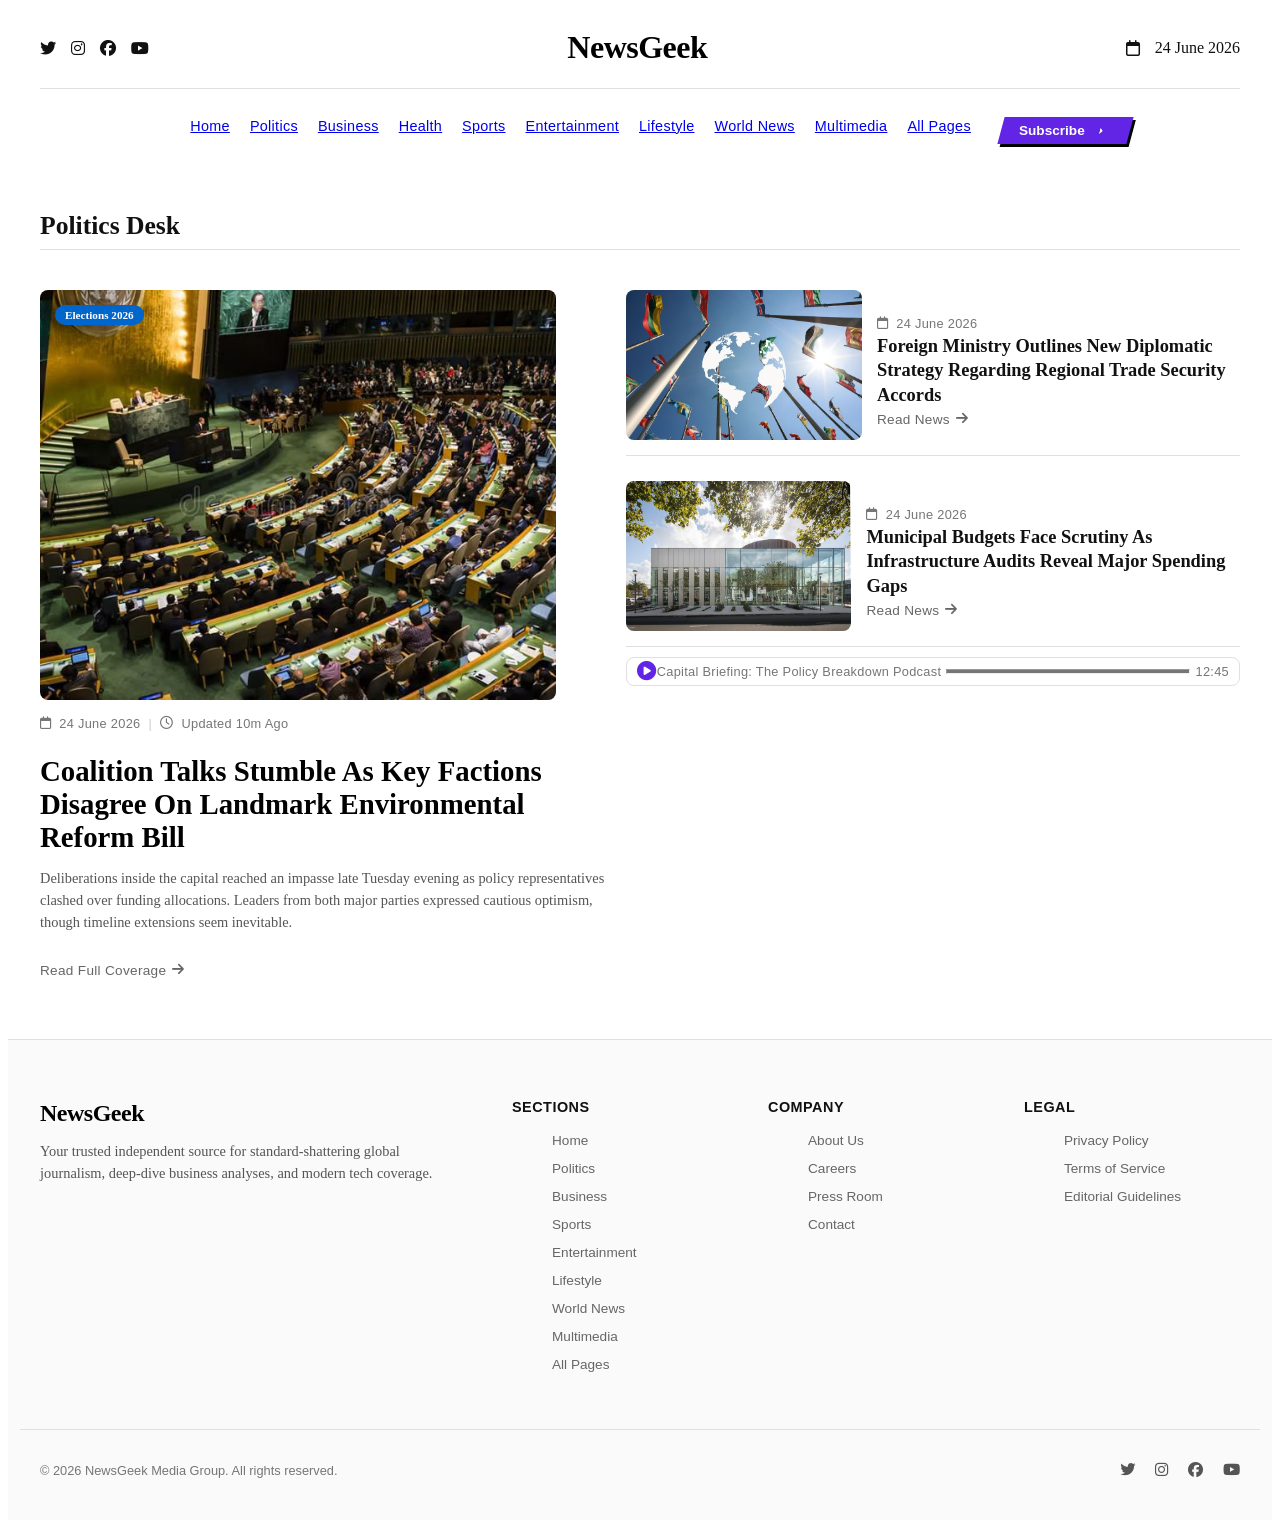
<file: politics.html>
<!DOCTYPE html>
<html lang="en">
<head>
    <meta charset="UTF-8">
    <meta name="viewport" content="width=device-width, initial-scale=1.0">
    <title>Politics - NewsGeek</title>
    <link rel="stylesheet" href="NewsGeek.css">
    <link rel="stylesheet" href="https://cdnjs.cloudflare.com/ajax/libs/font-awesome/6.4.0/css/all.min.css">
</head>
<body>

    <div class="page-container">
        <header class="header-top">
            <div class="header-socials">
                <i class="fab fa-twitter"></i>
                <i class="fab fa-instagram"></i>
                <i class="fab fa-facebook"></i>
                <i class="fab fa-youtube"></i>
            </div>
            <h1 class="logo">NewsGeek</h1>
            <div class="header-date">
                <i class="fa-regular fa-calendar"></i>
                <span>24 June 2026</span>
            </div>
        </header>

        <nav class="main-navbar">
            <ul class="navbar-list">
                <li><a href="./index.html">Home</a></li>
                <li><a href="./politics.html">Politics</a></li>
                <li><a href="./business.html">Business</a></li>
                <li><a href="./health.html">Health</a></li>
                <li><a href="./sports.html">Sports</a></li>
                <li><a href="./Entertainment.html">Entertainment</a></li>
                <li><a href="./lifestyle.html">Lifestyle</a></li>
                <li><a href="./worldnews.html">World News</a></li>
                <li><a href="./multimedia.html">Multimedia</a></li>
                <li><a href="./allpages.html">All Pages</a></li>
                <li>
                    <button class="cta">
                        <span class="span">Subscribe</span>
                        <svg class="second" viewBox="0 0 15 15" fill="none" xmlns="http://www.w3.org/2000/svg">
                            <path class="one" d="M5 2.5L10 7.5L5 12.5" stroke="white" stroke-width="2" stroke-linecap="round" stroke-linejoin="round"/>
                            <path class="two" d="M2 2.5L7 7.5L2 12.5" stroke="white" stroke-width="1.5" stroke-linecap="round" stroke-linejoin="round"/>
                        </svg>
                    </button>
                </li>
            </ul>
        </nav>

        <main>
            <section class="latest-news-section">
                <h2 class="section-title">Politics Desk</h2>
            </section>

            <div class="card-container">
                
                <div class="left-card" style="width: 48%;">
                    <div class="image-badge">
                        <img src="./assets/politics-hero.jpg" alt="Parliament Assembly" class="hero-image">
                        <span class="badge">Elections 2026</span>
                    </div>
                    <div class="date-time">
                        <i class="fa-regular fa-calendar"></i>
                        <time datetime="2026-06-24">24 June 2026</time>
                        <span class="meta-separator">|</span>
                        <i class="fa-regular fa-clock"></i>
                        <span>Updated 10m ago</span>
                    </div>
                    <h2>Coalition Talks Stumble As Key Factions Disagree On Landmark Environmental Reform Bill</h2>
                    <p>Deliberations inside the capital reached an impasse late Tuesday evening as policy representatives clashed over funding allocations. Leaders from both major parties expressed cautious optimism, though timeline extensions seem inevitable.</p>
                    <a href="#" class="read-news-link" style="margin-top: 15px;">Read Full Coverage <i class="fa-solid fa-arrow-right"></i></a>
                </div>

                <div class="right-card">
                    
                    <div class="opinion-block" style="padding-bottom: 15px; margin-bottom: 5px;">
                        <img src="./assets/politics-sub1.jpg" alt="Press Conference" class="top-image">
                        <div class="headline">
                            <div class="date-time">
                                <i class="fa-regular fa-calendar"></i>
                                <time datetime="2026-06-24">24 June 2026</time>
                            </div>
                            <h3>Foreign Ministry Outlines New Diplomatic Strategy Regarding Regional Trade Security Accords</h3>
                            <a href="#" class="read-news-link">Read News <i class="fa-solid fa-arrow-right"></i></a>
                        </div>
                    </div>

                    <div class="opinion-block" style="padding-bottom: 15px; margin-bottom: 5px;">
                        <img src="./assets/politics-sub2.jpg" alt="City Hall Architecture" class="bottom-image">
                        <div class="headline">
                            <div class="date-time">
                                <i class="fa-regular fa-calendar"></i>
                                <time datetime="2026-06-24">24 June 2026</time>
                            </div>
                            <h3>Municipal Budgets Face Scrutiny As Infrastructure Audits Reveal Major Spending Gaps</h3>
                            <a href="#" class="read-news-link">Read News <i class="fa-solid fa-arrow-right"></i></a>
                        </div>
                    </div>

                    <div class="audio-container">
                        <i class="fa-solid fa-circle-play" style="color: #6225e6; font-size: 1.2rem; cursor: pointer;"></i>
                        <span style="font-family: 'Poppins', sans-serif; font-weight: 500;">Capital Briefing: The Policy Breakdown Podcast</span>
                        <hr>
                        <span>12:45</span>
                    </div>

                </div>
            </div>
        </main>
    </div>

    <footer class="main-footer">
        <div class="footer-content">
            <div class="footer-brand">
                <h2>NewsGeek</h2>
                <p>Your trusted independent source for standard-shattering global journalism, deep-dive business analyses, and modern tech coverage.</p>
            </div>
            
            <div class="footer-links">
                <h4>Sections</h4>
                <ul>
                    <li><a href="./index.html">Home</a></li>
                    <li><a href="./politics.html">Politics</a></li>
                    <li><a href="./business.html">Business</a></li>
                    <li><a href="./sports.html">Sports</a></li>
                    <li><a href="./entertainment.html">Entertainment</a></li>
                    <li><a href="./lifestyle.html">Lifestyle</a></li>
                    <li><a href="./worldnews.html">World News</a></li>
                    <li><a href="./multimedia.html">Multimedia</a></li>
                    <li><a href="./allpages.html">All Pages</a></li>
                </ul>
            </div>

            <div class="footer-links">
                <h4>Company</h4>
                <ul>
                    <li><a href="#">About Us</a></li>
                    <li><a href="#">Careers</a></li>
                    <li><a href="#">Press Room</a></li>
                    <li><a href="#">Contact</a></li>
                </ul>
            </div>

            <div class="footer-links">
                <h4>Legal</h4>
                <ul>
                    <li><a href="#">Privacy Policy</a></li>
                    <li><a href="#">Terms of Service</a></li>
                    <li><a href="#">Editorial Guidelines</a></li>
                </ul>
            </div>
        </div>

        <div class="footer-bottom">
            <p>&copy; 2026 NewsGeek Media Group. All rights reserved.</p>
            <div class="footer-socials">
                <i class="fab fa-twitter"></i>
                <i class="fab fa-instagram"></i>
                <i class="fab fa-facebook"></i>
                <i class="fab fa-youtube"></i>
            </div>
        </div>
    </footer>

</body>
</html>
</file>
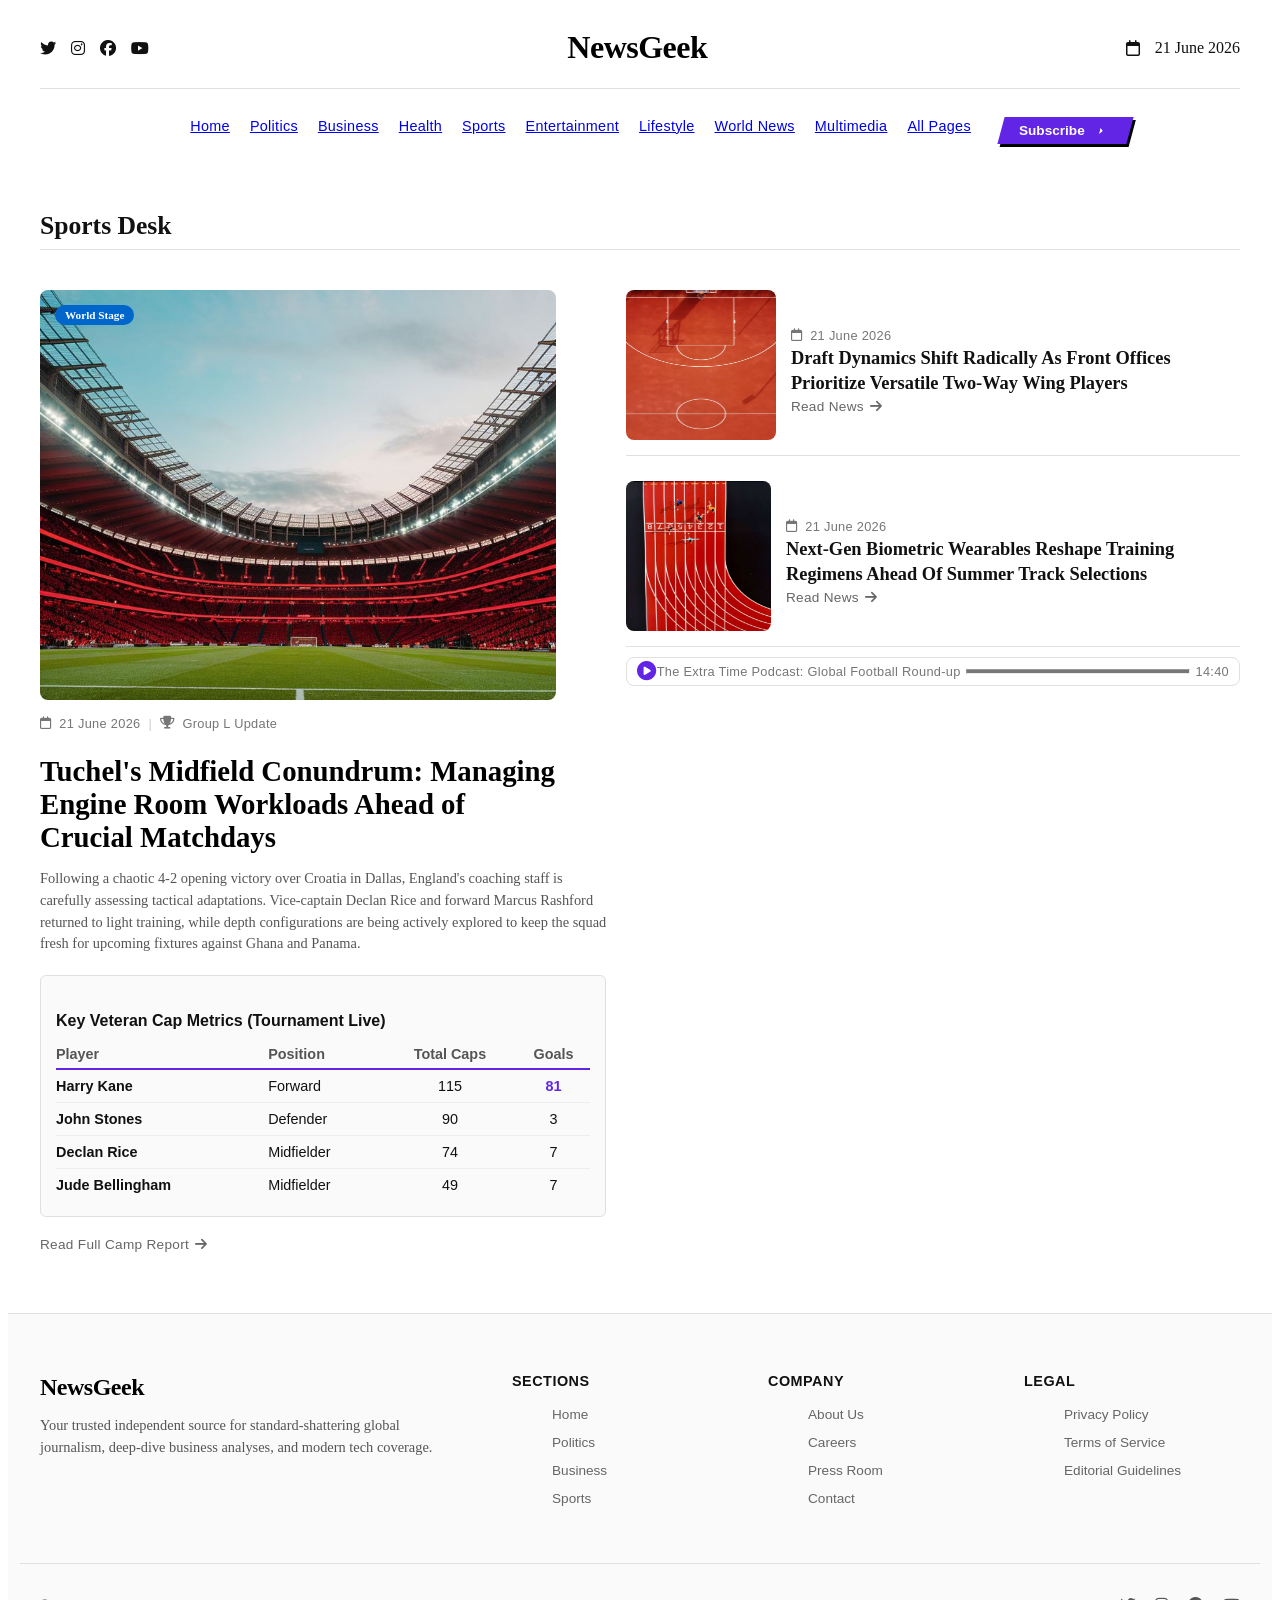
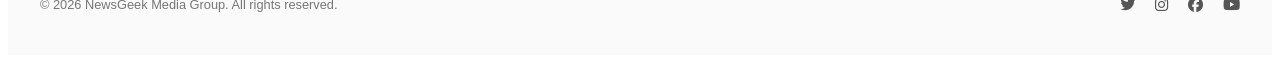
<file: sports.html>
<!DOCTYPE html>
<html lang="en">
<head>
    <meta charset="UTF-8">
    <meta name="viewport" content="width=device-width, initial-scale=1.0">
    <title>Sports - NewsGeek</title>
    <link rel="stylesheet" href="NewsGeek.css">
    <link rel="stylesheet" href="https://cdnjs.cloudflare.com/ajax/libs/font-awesome/6.4.0/css/all.min.css">
</head>
<body>

    <div class="page-container">
        <header class="header-top">
            <div class="header-socials">
                <i class="fab fa-twitter"></i>
                <i class="fab fa-instagram"></i>
                <i class="fab fa-facebook"></i>
                <i class="fab fa-youtube"></i>
            </div>
            <h1 class="logo">NewsGeek</h1>
            <div class="header-date">
                <i class="fa-regular fa-calendar"></i>
                <span>21 June 2026</span>
            </div>
        </header>

        <nav class="main-navbar">
            <ul class="navbar-list">
                <li><a href="./index.html">Home</a></li>
                <li><a href="./politics.html">Politics</a></li>
                <li><a href="./business.html">Business</a></li>
                <li><a href="./health.html">Health</a></li>
                <li><a href="./sports.html">Sports</a></li>
                <li><a href="./Entertainment.html">Entertainment</a></li>
                <li><a href="./lifestyle.html">Lifestyle</a></li>
                <li><a href="./worldnews.html">World News</a></li>
                <li><a href="./multimedia.html">Multimedia</a></li>
                <li><a href="./allpages.html">All Pages</a></li>
                <li>
                    <a href="./subscribe.html" style="text-decoration: none;">
                        <button class="cta">
                            <span class="span">Subscribe</span>
                            <svg class="second" viewBox="0 0 15 15" fill="none" xmlns="http://www.w3.org/2000/svg">
                                <path class="one" d="M5 2.5L10 7.5L5 12.5" stroke="white" stroke-width="2" stroke-linecap="round" stroke-linejoin="round"/>
                                <path class="two" d="M2 2.5L7 7.5L2 12.5" stroke="white" stroke-width="1.5" stroke-linecap="round" stroke-linejoin="round"/>
                            </svg>
                        </button>
                    </a>
                </li>
            </ul>
        </nav>

        <main>
            <section class="latest-news-section">
                <h2 class="section-title">Sports Desk</h2>
            </section>

            <div class="card-container">
                
                <div class="left-card" style="width: 48%;">
                    <div class="image-badge">
                        <img src="./assets/sports-hero.jpg" alt="Football Stadium Pitch" class="hero-image">
                        <span class="badge">World Stage</span>
                    </div>
                    <div class="date-time">
                        <i class="fa-regular fa-calendar"></i>
                        <time datetime="2026-06-21">21 June 2026</time>
                        <span class="meta-separator">|</span>
                        <i class="fa-solid fa-trophy"></i>
                        <span>Group L Update</span>
                    </div>
                    <h2>Tuchel's Midfield Conundrum: Managing Engine Room Workloads Ahead of Crucial Matchdays</h2>
                    <p>Following a chaotic 4-2 opening victory over Croatia in Dallas, England's coaching staff is carefully assessing tactical adaptations. Vice-captain Declan Rice and forward Marcus Rashford returned to light training, while depth configurations are being actively explored to keep the squad fresh for upcoming fixtures against Ghana and Panama.</p>
                    
                    <div style="margin-top: 20px; border: 1px solid #e0e0e0; border-radius: 6px; padding: 15px; background: #fafafa;">
                        <h4 style="font-family: 'Poppins', sans-serif; margin-bottom: 10px; color: #111;">Key Veteran Cap Metrics (Tournament Live)</h4>
                        <table style="width: 100%; border-collapse: collapse; font-family: 'Inter', sans-serif; font-size: 0.9rem; text-align: left;">
                            <thead>
                                <tr style="border-bottom: 2px solid #6225e6; color: #555;">
                                    <th style="padding: 6px 0;">Player</th>
                                    <th style="padding: 6px 0;">Position</th>
                                    <th style="padding: 6px 0; text-align: center;">Total Caps</th>
                                    <th style="padding: 6px 0; text-align: center;">Goals</th>
                                </tr>
                            </thead>
                            <tbody>
                                <tr style="border-bottom: 1px solid #eee;">
                                    <td style="padding: 8px 0; font-weight: 600;">Harry Kane</td>
                                    <td style="padding: 8px 0;">Forward</td>
                                    <td style="padding: 8px 0; text-align: center;">115</td>
                                    <td style="padding: 8px 0; text-align: center; font-weight: bold; color: #6225e6;">81</td>
                                </tr>
                                <tr style="border-bottom: 1px solid #eee;">
                                    <td style="padding: 8px 0; font-weight: 600;">John Stones</td>
                                    <td style="padding: 8px 0;">Defender</td>
                                    <td style="padding: 8px 0; text-align: center;">90</td>
                                    <td style="padding: 8px 0; text-align: center;">3</td>
                                </tr>
                                <tr style="border-bottom: 1px solid #eee;">
                                    <td style="padding: 8px 0; font-weight: 600;">Declan Rice</td>
                                    <td style="padding: 8px 0;">Midfielder</td>
                                    <td style="padding: 8px 0; text-align: center;">74</td>
                                    <td style="padding: 8px 0; text-align: center;">7</td>
                                </tr>
                                <tr>
                                    <td style="padding: 8px 0; font-weight: 600;">Jude Bellingham</td>
                                    <td style="padding: 8px 0;">Midfielder</td>
                                    <td style="padding: 8px 0; text-align: center;">49</td>
                                    <td style="padding: 8px 0; text-align: center;">7</td>
                                </tr>
                            </tbody>
                        </table>
                    </div>

                    <a href="#" class="read-news-link" style="margin-top: 20px;">Read Full Camp Report <i class="fa-solid fa-arrow-right"></i></a>
                </div>

                <div class="right-card">
                    
                    <div class="opinion-block" style="padding-bottom: 15px; margin-bottom: 5px;">
                        <img src="./assets/sports-sub1.jpg" alt="Basketball Hoop Silhouette" class="top-image">
                        <div class="headline">
                            <div class="date-time">
                                <i class="fa-regular fa-calendar"></i>
                                <time datetime="2026-06-21">21 June 2026</time>
                            </div>
                            <h3>Draft Dynamics Shift Radically As Front Offices Prioritize Versatile Two-Way Wing Players</h3>
                            <a href="#" class="read-news-link">Read News <i class="fa-solid fa-arrow-right"></i></a>
                        </div>
                    </div>

                    <div class="opinion-block" style="padding-bottom: 15px; margin-bottom: 5px;">
                        <img src="./assets/sports-sub2.jpg" alt="Running Track Finish Line" class="bottom-image">
                        <div class="headline">
                            <div class="date-time">
                                <i class="fa-regular fa-calendar"></i>
                                <time datetime="2026-06-21">21 June 2026</time>
                            </div>
                            <h3>Next-Gen Biometric Wearables Reshape Training Regimens Ahead Of Summer Track Selections</h3>
                            <a href="#" class="read-news-link">Read News <i class="fa-solid fa-arrow-right"></i></a>
                        </div>
                    </div>

                    <div class="audio-container">
                        <i class="fa-solid fa-circle-play" style="color: #6225e6; font-size: 1.2rem; cursor: pointer;"></i>
                        <span style="font-family: 'Poppins', sans-serif; font-weight: 500;">The Extra Time Podcast: Global Football Round-up</span>
                        <hr>
                        <span>14:40</span>
                    </div>

                </div>
            </div>
        </main>
    </div>

    <footer class="main-footer">
        <div class="footer-content">
            <div class="footer-brand">
                <h2>NewsGeek</h2>
                <p>Your trusted independent source for standard-shattering global journalism, deep-dive business analyses, and modern tech coverage.</p>
            </div>
            
            <div class="footer-links">
                <h4>Sections</h4>
                <ul>
                    <li><a href="index.html">Home</a></li>
                    <li><a href="politics.html">Politics</a></li>
                    <li><a href="business.html">Business</a></li>
                    <li><a href="sports.html">Sports</a></li>
                </ul>
            </div>

            <div class="footer-links">
                <h4>Company</h4>
                <ul>
                    <li><a href="#">About Us</a></li>
                    <li><a href="#">Careers</a></li>
                    <li><a href="#">Press Room</a></li>
                    <li><a href="#">Contact</a></li>
                </ul>
            </div>

            <div class="footer-links">
                <h4>Legal</h4>
                <ul>
                    <li><a href="#">Privacy Policy</a></li>
                    <li><a href="#">Terms of Service</a></li>
                    <li><a href="#">Editorial Guidelines</a></li>
                </ul>
            </div>
        </div>

        <div class="footer-bottom">
            <p>&copy; 2026 NewsGeek Media Group. All rights reserved.</p>
            <div class="footer-socials">
                <i class="fab fa-twitter"></i>
                <i class="fab fa-instagram"></i>
                <i class="fab fa-facebook"></i>
                <i class="fab fa-youtube"></i>
            </div>
        </div>
    </footer>

</body>
</html>
</file>
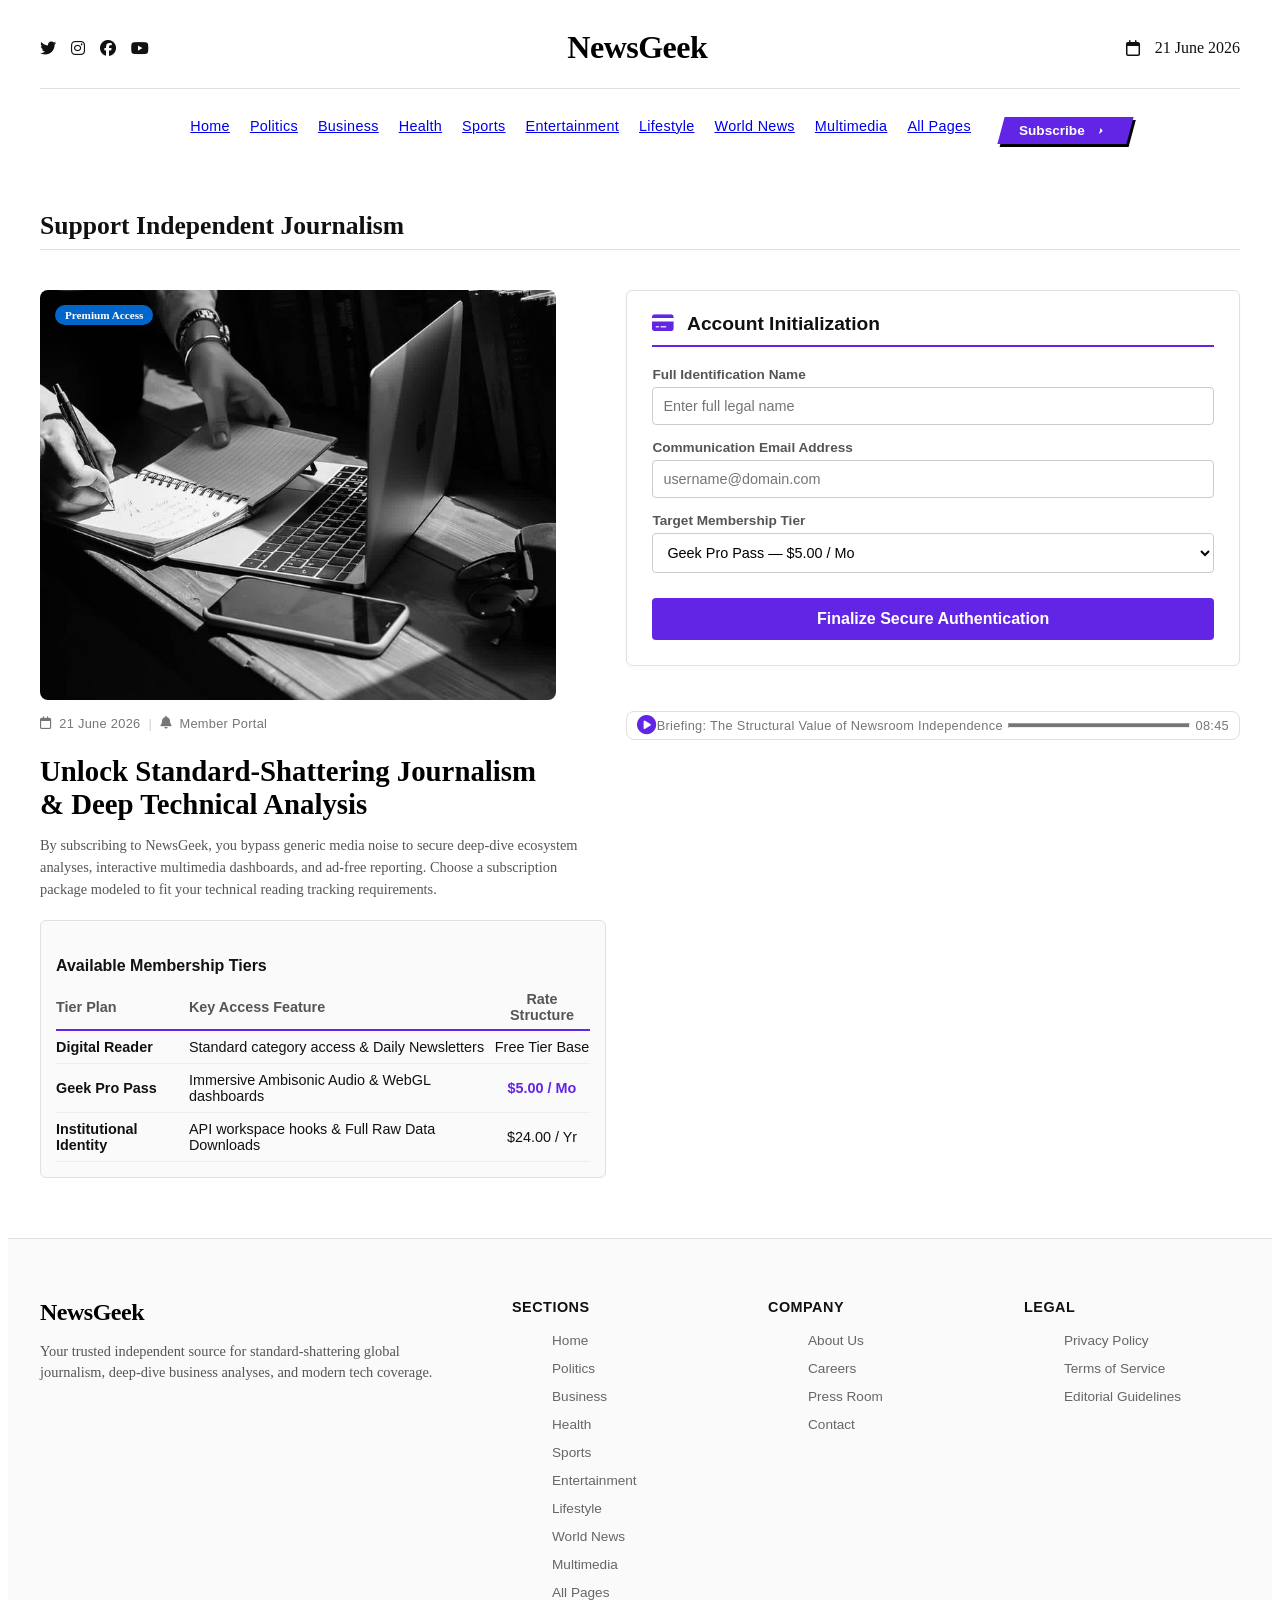
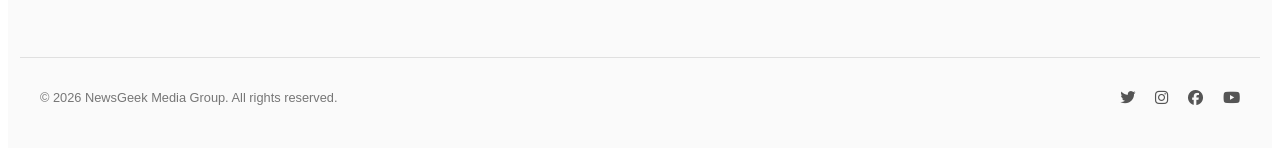
<file: subscribe.html>
<!DOCTYPE html>
<html lang="en">
<head>
    <meta charset="UTF-8">
    <meta name="viewport" content="width=device-width, initial-scale=1.0">
    <title>Subscribe - NewsGeek</title>
    <link rel="stylesheet" href="./NewsGeek.css">
    <link rel="stylesheet" href="https://cdnjs.cloudflare.com/ajax/libs/font-awesome/6.4.0/css/all.min.css">
</head>
<body>

    <div class="page-container">
        <header class="header-top">
            <div class="header-socials">
                <i class="fab fa-twitter"></i>
                <i class="fab fa-instagram"></i>
                <i class="fab fa-facebook"></i>
                <i class="fab fa-youtube"></i>
            </div>
            <h1 class="logo">NewsGeek</h1>
            <div class="header-date">
                <i class="fa-regular fa-calendar"></i>
                <span>21 June 2026</span>
            </div>
        </header>

        <nav class="main-navbar">
            <ul class="navbar-list">
                <li><a href="./index.html">Home</a></li>
                <li><a href="./politics.html">Politics</a></li>
                <li><a href="./business.html">Business</a></li>
                <li><a href="./health.html">Health</a></li>
                <li><a href="./sports.html">Sports</a></li>
                <li><a href="./Entertainment.html">Entertainment</a></li>
                <li><a href="./lifestyle.html">Lifestyle</a></li>
                <li><a href="./worldnews.html">World News</a></li>
                <li><a href="./multimedia.html">Multimedia</a></li>
                <li><a href="./allpages.html">All Pages</a></li>
                <li>
                    <a href="./subscribe.html" style="text-decoration: none;"">
                        <button class="cta" onclick="location.href='./subscribe.html'">
                            <span class="span">Subscribe</span>
                            <svg class="second" viewBox="0 0 15 15" fill="none" xmlns="http://www.w3.org/2000/svg">
                                <path class="one" d="M5 2.5L10 7.5L5 12.5" stroke="white" stroke-width="2" stroke-linecap="round" stroke-linejoin="round"/>
                                <path class="two" d="M2 2.5L7 7.5L2 12.5" stroke="white" stroke-width="1.5" stroke-linecap="round" stroke-linejoin="round"/>
                            </svg>
                        </button>
                    </a>
                </li>
            </ul>
        </nav>

        <main>
            <section class="latest-news-section">
                <h2 class="section-title">Support Independent Journalism</h2>
            </section>

            <div class="card-container">
                <div class="left-card" style="width: 48%;">
                    <div class="image-badge">
                        <img src="./assets/subscribe-hero.jpg" alt="Journalist printing press room" class="hero-image">
                        <span class="badge">Premium Access</span>
                    </div>
                    <div class="date-time">
                        <i class="fa-regular fa-calendar"></i>
                        <time datetime="2026-06-21">21 June 2026</time>
                        <span class="meta-separator">|</span>
                        <i class="fa-solid fa-bell"></i>
                        <span>Member Portal</span>
                    </div>
                    <h2>Unlock Standard-Shattering Journalism & Deep Technical Analysis</h2>
                    <p>By subscribing to NewsGeek, you bypass generic media noise to secure deep-dive ecosystem analyses, interactive multimedia dashboards, and ad-free reporting. Choose a subscription package modeled to fit your technical reading tracking requirements.</p>
                    
                    <!-- Subscription Plan Comparison Matrix -->
                    <div style="margin-top: 20px; border: 1px solid #e0e0e0; border-radius: 6px; padding: 15px; background: #fafafa;">
                        <h4 style="font-family: 'Poppins', sans-serif; margin-bottom: 10px; color: #111;">Available Membership Tiers</h4>
                        <table style="width: 100%; border-collapse: collapse; font-family: 'Inter', sans-serif; font-size: 0.9rem; text-align: left;">
                            <thead>
                                <tr style="border-bottom: 2px solid #6225e6; color: #555;">
                                    <th style="padding: 6px 0;">Tier Plan</th>
                                    <th style="padding: 6px 0;">Key Access Feature</th>
                                    <th style="padding: 6px 0; text-align: center;">Rate Structure</th>
                                </tr>
                            </thead>
                            <tbody>
                                <tr style="border-bottom: 1px solid #eee;">
                                    <td style="padding: 8px 0; font-weight: 600;">Digital Reader</td>
                                    <td style="padding: 8px 0;">Standard category access & Daily Newsletters</td>
                                    <td style="padding: 8px 0; text-align: center;">Free Tier Base</td>
                                </tr>
                                <tr style="border-bottom: 1px solid #eee;">
                                    <td style="padding: 8px 0; font-weight: 600;">Geek Pro Pass</td>
                                    <td style="padding: 8px 0;">Immersive Ambisonic Audio & WebGL dashboards</td>
                                    <td style="padding: 8px 0; text-align: center; color: #6225e6; font-weight: bold;">$5.00 / Mo</td>
                                </tr>
                                <tr style="border-bottom: 1px solid #eee;">
                                    <td style="padding: 8px 0; font-weight: 600;">Institutional Identity</td>
                                    <td style="padding: 8px 0;">API workspace hooks & Full Raw Data Downloads</td>
                                    <td style="padding: 8px 0; text-align: center;">$24.00 / Yr</td>
                                </tr>
                            </tbody>
                        </table>
                    </div>
                </div>

                <!-- Right Column: Interactive Subscription Form Gateway -->
                <div class="right-card">
                    <div style="background: white; border: 1px solid #e0e0e0; border-radius: 6px; padding: 25px; box-shadow: 0 2px 5px rgba(0,0,0,0.02); font-family: 'Inter', sans-serif;">
                        <h3 style="font-family: 'Poppins', sans-serif; font-size: 1.2rem; color: #111; border-bottom: 2px solid #6225e6; padding-bottom: 8px; margin-bottom: 20px;">
                            <i class="fa-solid fa-credit-card" style="color: #6225e6; margin-right: 8px;"></i> Account Initialization
                        </h3>
                        
                        <form onsubmit="event.preventDefault(); alert('Portal Gateway Simulated Successfully.');" style="display: flex; flex-direction: column; gap: 15px;">
                            <div>
                                <label style="display: block; font-size: 0.85rem; font-weight: 600; color: #555; margin-bottom: 5px;">Full Identification Name</label>
                                <input type="text" placeholder="Enter full legal name" required style="width: 100%; padding: 10px; border: 1px solid #ccc; border-radius: 4px; font-size: 0.9rem; box-sizing: border-box;">
                            </div>
                            
                            <div>
                                <label style="display: block; font-size: 0.85rem; font-weight: 600; color: #555; margin-bottom: 5px;">Communication Email Address</label>
                                <input type="email" placeholder="username@domain.com" required style="width: 100%; padding: 10px; border: 1px solid #ccc; border-radius: 4px; font-size: 0.9rem; box-sizing: border-box;">
                            </div>
                            
                            <div>
                                <label style="display: block; font-size: 0.85rem; font-weight: 600; color: #555; margin-bottom: 5px;">Target Membership Tier</label>
                                <select style="width: 100%; padding: 10px; border: 1px solid #ccc; border-radius: 4px; font-size: 0.9rem; background: white; box-sizing: border-box;">
                                    <option>Digital Reader — Free Access Base</option>
                                    <option selected>Geek Pro Pass — $5.00 / Mo</option>
                                    <option>Institutional Identity — $24.00 / Yr</option>
                                </select>
                            </div>

                            <div style="margin-top: 10px;">
                                <button type="submit" style="width: 100%; background: #6225e6; color: white; padding: 12px; border: none; border-radius: 4px; font-family: 'Poppins', sans-serif; font-weight: 600; font-size: 1rem; cursor: pointer; transition: background 0.2s;">
                                    Finalize Secure Authentication
                                </button>
                            </div>
                        </form>
                    </div>

                    <div class="audio-container" style="margin-top: 25px;">
                        <i class="fa-solid fa-circle-play" style="color: #6225e6; font-size: 1.2rem; cursor: pointer;"></i>
                        <span style="font-family: 'Poppins', sans-serif; font-weight: 500;">Briefing: The Structural Value of Newsroom Independence</span>
                        <hr>
                        <span>08:45</span>
                    </div>
                </div>

            </div>
        </main>
    </div>

    <footer class="main-footer">
        <div class="footer-content">
            <div class="footer-brand">
                <h2>NewsGeek</h2>
                <p>Your trusted independent source for standard-shattering global journalism, deep-dive business analyses, and modern tech coverage.</p>
            </div>
            
            <div class="footer-links">
                <h4>Sections</h4>
                <ul>
                    <li><a href="./index.html">Home</a></li>
                    <li><a href="./politics.html">Politics</a></li>
                    <li><a href="./business.html">Business</a></li>
                    <li><a href="./health.html">Health</a></li>
                    <li><a href="./sports.html">Sports</a></li>
                    <li><a href="./Entertainment.html">Entertainment</a></li>
                    <li><a href="./lifestyle.html">Lifestyle</a></li>
                    <li><a href="./worldnews.html">World News</a></li>
                    <li><a href="./multimedia.html">Multimedia</a></li>
                    <li><a href="./allpages.html">All Pages</a></li>
                </ul>
            </div>

            <div class="footer-links">
                <h4>Company</h4>
                <ul>
                    <li><a href="./allpages.html">About Us</a></li>
                    <li><a href="./allpages.html">Careers</a></li>
                    <li><a href="./allpages.html">Press Room</a></li>
                    <li><a href="./allpages.html">Contact</a></li>
                </ul>
            </div>

            <div class="footer-links">
                <h4>Legal</h4>
                <ul>
                    <li><a href="./allpages.html">Privacy Policy</a></li>
                    <li><a href="./allpages.html">Terms of Service</a></li>
                    <li><a href="./allpages.html">Editorial Guidelines</a></li>
                </ul>
            </div>
        </div>

        <div class="footer-bottom">
            <p>&copy; 2026 NewsGeek Media Group. All rights reserved.</p>
            <div class="footer-socials">
                <i class="fab fa-twitter"></i>
                <i class="fab fa-instagram"></i>
                <i class="fab fa-facebook"></i>
                <i class="fab fa-youtube"></i>
            </div>
        </div>
    </footer>

</body>
</html>
</file>
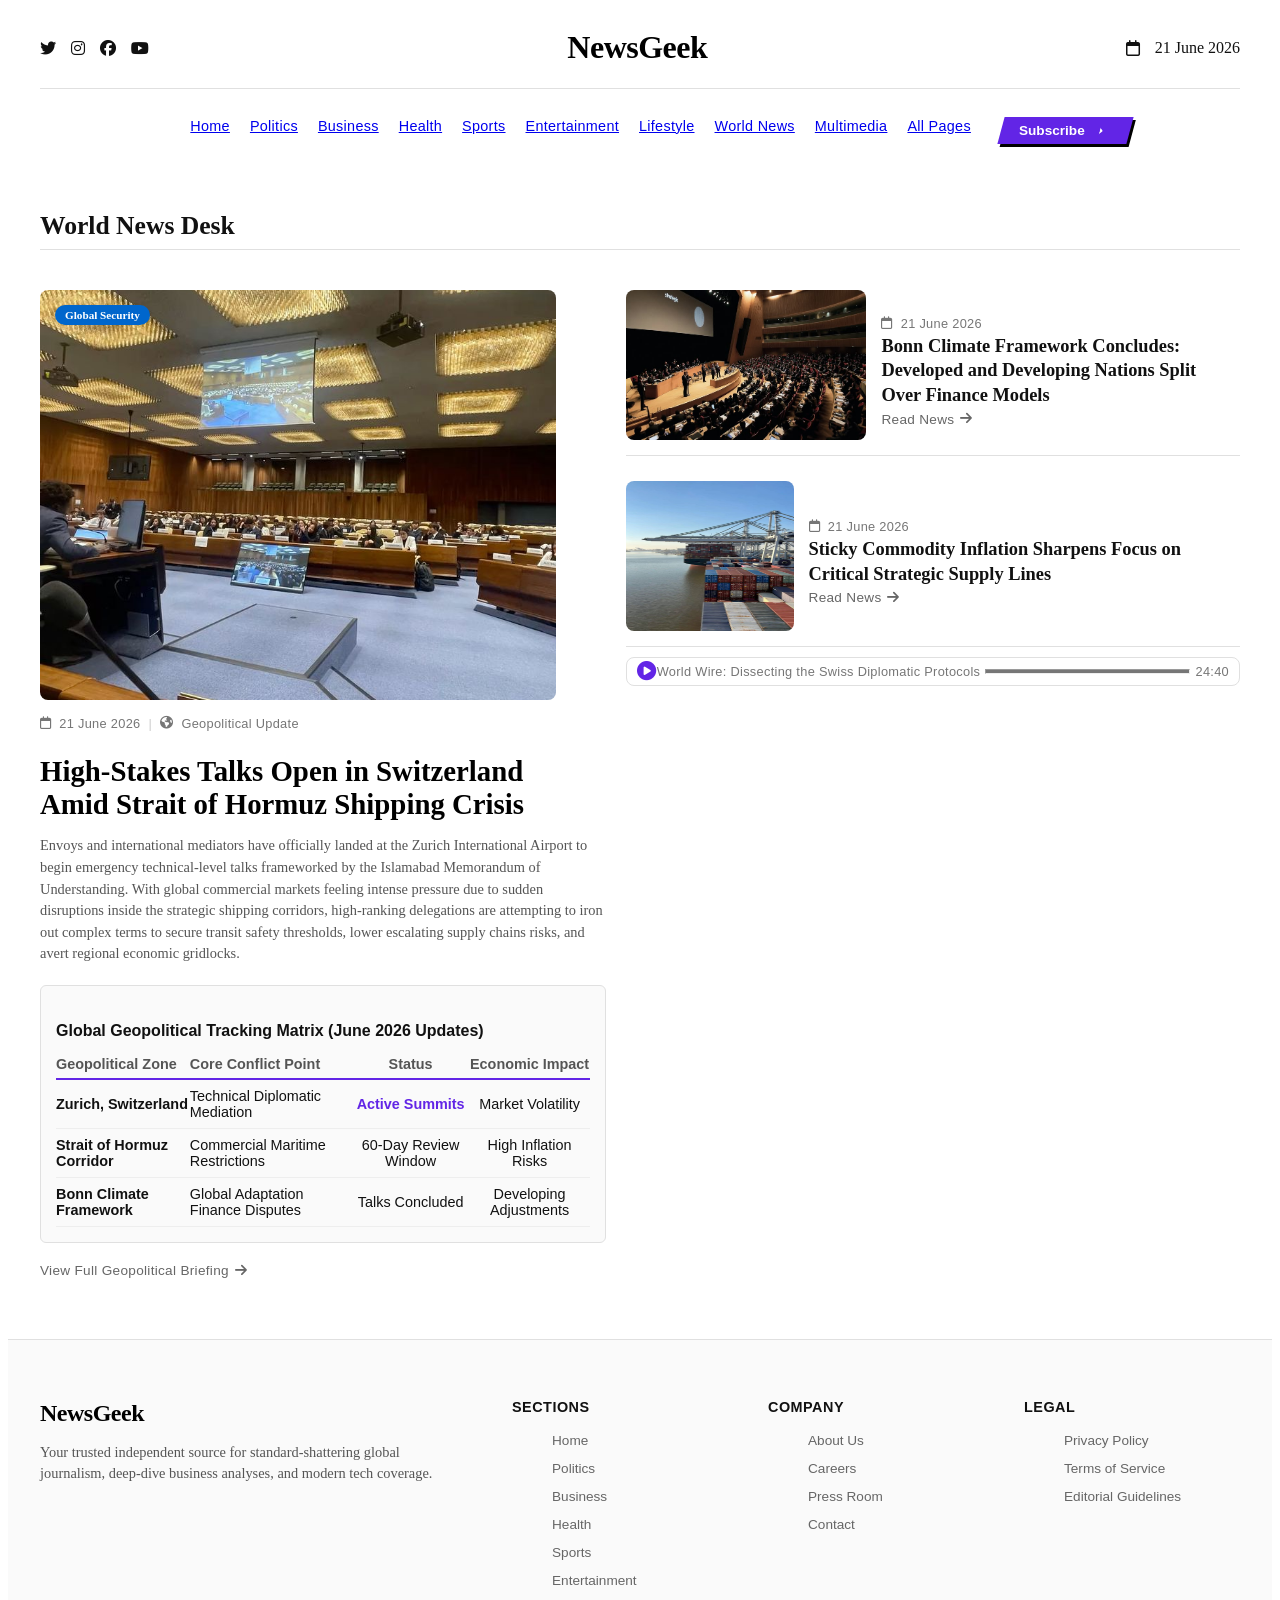
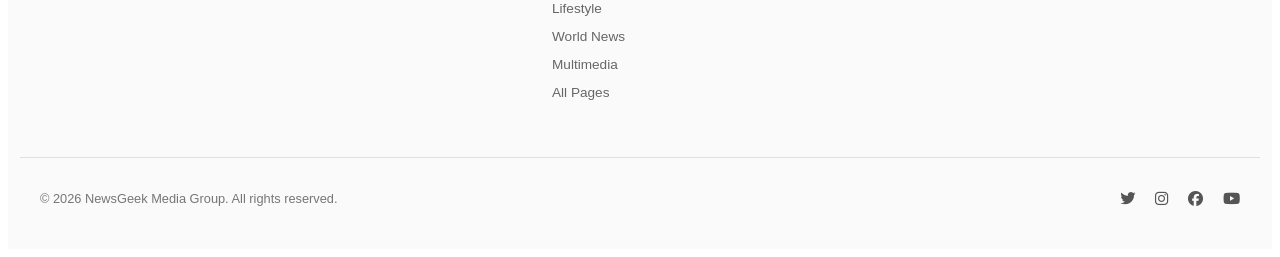
<file: worldnews.html>
<!DOCTYPE html>
<html lang="en">
<head>
    <meta charset="UTF-8">
    <meta name="viewport" content="width=device-width, initial-scale=1.0">
    <title>World News - NewsGeek</title>
    <link rel="stylesheet" href="./NewsGeek.css">
    <link rel="stylesheet" href="https://cdnjs.cloudflare.com/ajax/libs/font-awesome/6.4.0/css/all.min.css">
</head>
<body>

    <div class="page-container">
        <header class="header-top">
            <div class="header-socials">
                <i class="fab fa-twitter"></i>
                <i class="fab fa-instagram"></i>
                <i class="fab fa-facebook"></i>
                <i class="fab fa-youtube"></i>
            </div>
            <h1 class="logo">NewsGeek</h1>
            <div class="header-date">
                <i class="fa-regular fa-calendar"></i>
                <span>21 June 2026</span>
            </div>
        </header>

        <nav class="main-navbar">
            <ul class="navbar-list">
                <li><a href="./index.html">Home</a></li>
                <li><a href="./politics.html">Politics</a></li>
                <li><a href="./business.html">Business</a></li>
                <li><a href="./health.html">Health</a></li>
                <li><a href="./sports.html">Sports</a></li>
                <li><a href="./Entertainment.html">Entertainment</a></li>
                <li><a href="./lifestyle.html">Lifestyle</a></li>
                <li><a href="./worldnews.html">World News</a></li>
                <li><a href="./multimedia.html">Multimedia</a></li>
                <li><a href="./allpages.html">All Pages</a></li>
                <li>
                    <a href="./subscribe.html" style="text-decoration: none;">
                        <button class="cta">
                            <span class="span">Subscribe</span>
                            <svg class="second" viewBox="0 0 15 15" fill="none" xmlns="http://www.w3.org/2000/svg">
                                <path class="one" d="M5 2.5L10 7.5L5 12.5" stroke="white" stroke-width="2" stroke-linecap="round" stroke-linejoin="round"/>
                                <path class="two" d="M2 2.5L7 7.5L2 12.5" stroke="white" stroke-width="1.5" stroke-linecap="round" stroke-linejoin="round"/>
                            </svg>
                        </button>
                    </a>
                </li>
            </ul>
        </nav>

        <main>
            <section class="latest-news-section">
                <h2 class="section-title">World News Desk</h2>
            </section>

            <div class="card-container">
                
                <div class="left-card" style="width: 48%;">
                    <div class="image-badge">
                        <img src="./assets/world-hero.jpg" alt="Switzerland Diplomatic Summit" class="hero-image">
                        <span class="badge">Global Security</span>
                    </div>
                    <div class="date-time">
                        <i class="fa-regular fa-calendar"></i>
                        <time datetime="2026-06-21">21 June 2026</time>
                        <span class="meta-separator">|</span>
                        <i class="fa-solid fa-earth-americas"></i>
                        <span>Geopolitical Update</span>
                    </div>
                    <h2>High-Stakes Talks Open in Switzerland Amid Strait of Hormuz Shipping Crisis</h2>
                    <p>Envoys and international mediators have officially landed at the Zurich International Airport to begin emergency technical-level talks frameworked by the Islamabad Memorandum of Understanding. With global commercial markets feeling intense pressure due to sudden disruptions inside the strategic shipping corridors, high-ranking delegations are attempting to iron out complex terms to secure transit safety thresholds, lower escalating supply chains risks, and avert regional economic gridlocks.</p>
                    
                    <div style="margin-top: 20px; border: 1px solid #e0e0e0; border-radius: 6px; padding: 15px; background: #fafafa;">
                        <h4 style="font-family: 'Poppins', sans-serif; margin-bottom: 10px; color: #111;">Global Geopolitical Tracking Matrix (June 2026 Updates)</h4>
                        <table style="width: 100%; border-collapse: collapse; font-family: 'Inter', sans-serif; font-size: 0.9rem; text-align: left;">
                            <thead>
                                <tr style="border-bottom: 2px solid #6225e6; color: #555;">
                                    <th style="padding: 6px 0;">Geopolitical Zone</th>
                                    <th style="padding: 6px 0;">Core Conflict Point</th>
                                    <th style="padding: 6px 0; text-align: center;">Status</th>
                                    <th style="padding: 6px 0; text-align: center;">Economic Impact</th>
                                </tr>
                            </thead>
                            <tbody>
                                <tr style="border-bottom: 1px solid #eee;">
                                    <td style="padding: 8px 0; font-weight: 600;">Zurich, Switzerland</td>
                                    <td style="padding: 8px 0;">Technical Diplomatic Mediation</td>
                                    <td style="padding: 8px 0; text-align: center; color: #6225e6; font-weight: bold;">Active Summits</td>
                                    <td style="padding: 8px 0; text-align: center;">Market Volatility</td>
                                </tr>
                                <tr style="border-bottom: 1px solid #eee;">
                                    <td style="padding: 8px 0; font-weight: 600;">Strait of Hormuz Corridor</td>
                                    <td style="padding: 8px 0;">Commercial Maritime Restrictions</td>
                                    <td style="padding: 8px 0; text-align: center;">60-Day Review Window</td>
                                    <td style="padding: 8px 0; text-align: center;">High Inflation Risks</td>
                                </tr>
                                <tr style="border-bottom: 1px solid #eee;">
                                    <td style="padding: 8px 0; font-weight: 600;">Bonn Climate Framework</td>
                                    <td style="padding: 8px 0;">Global Adaptation Finance Disputes</td>
                                    <td style="padding: 8px 0; text-align: center;">Talks Concluded</td>
                                    <td style="padding: 8px 0; text-align: center;">Developing Adjustments</td>
                                </tr>
                            </tbody>
                        </table>
                    </div>

                    <a href="./worldnews.html" class="read-news-link" style="margin-top: 20px;">View Full Geopolitical Briefing <i class="fa-solid fa-arrow-right"></i></a>
                </div>

                <div class="right-card">
                    
                    <div class="opinion-block" style="padding-bottom: 15px; margin-bottom: 5px;">
                        <img src="./assets/world-sub1.jpg" alt="Bonn Climate Conference Assembly" class="top-image">
                        <div class="headline">
                            <div class="date-time">
                                <i class="fa-regular fa-calendar"></i>
                                <time datetime="2026-06-21">21 June 2026</time>
                            </div>
                            <h3>Bonn Climate Framework Concludes: Developed and Developing Nations Split Over Finance Models</h3>
                            <a href="./worldnews.html" class="read-news-link">Read News <i class="fa-solid fa-arrow-right"></i></a>
                        </div>
                    </div>

                    <div class="opinion-block" style="padding-bottom: 15px; margin-bottom: 5px;">
                        <img src="./assets/world-sub2.jpg" alt="Global Trade Cargo Transit Port" class="bottom-image">
                        <div class="headline">
                            <div class="date-time">
                                <i class="fa-regular fa-calendar"></i>
                                <time datetime="2026-06-21">21 June 2026</time>
                            </div>
                            <h3>Sticky Commodity Inflation Sharpens Focus on Critical Strategic Supply Lines</h3>
                            <a href="./worldnews.html" class="read-news-link">Read News <i class="fa-solid fa-arrow-right"></i></a>
                        </div>
                    </div>

                    <div class="audio-container">
                        <i class="fa-solid fa-circle-play" style="color: #6225e6; font-size: 1.2rem; cursor: pointer;"></i>
                        <span style="font-family: 'Poppins', sans-serif; font-weight: 500;">World Wire: Dissecting the Swiss Diplomatic Protocols</span>
                        <hr>
                        <span>24:40</span>
                    </div>

                </div>
            </div>
        </main>
    </div>

    <footer class="main-footer">
        <div class="footer-content">
            <div class="footer-brand">
                <h2>NewsGeek</h2>
                <p>Your trusted independent source for standard-shattering global journalism, deep-dive business analyses, and modern tech coverage.</p>
            </div>
            
            <div class="footer-links">
                <h4>Sections</h4>
                <ul>
                    <li><a href="./index.html">Home</a></li>
                    <li><a href="./politics.html">Politics</a></li>
                    <li><a href="./business.html">Business</a></li>
                    <li><a href="./health.html">Health</a></li>
                    <li><a href="./sports.html">Sports</a></li>
                    <li><a href="./Entertainment.html">Entertainment</a></li>
                    <li><a href="./lifestyle.html">Lifestyle</a></li>
                    <li><a href="./worldnews.html">World News</a></li>
                    <li><a href="./multimedia.html">Multimedia</a></li>
                    <li><a href="./allpages.html">All Pages</a></li>
                </ul>
            </div>

            <div class="footer-links">
                <h4>Company</h4>
                <ul>
                    <li><a href="./allpages.html">About Us</a></li>
                    <li><a href="./allpages.html">Careers</a></li>
                    <li><a href="./allpages.html">Press Room</a></li>
                    <li><a href="./allpages.html">Contact</a></li>
                </ul>
            </div>

            <div class="footer-links">
                <h4>Legal</h4>
                <ul>
                    <li><a href="./allpages.html">Privacy Policy</a></li>
                    <li><a href="./allpages.html">Terms of Service</a></li>
                    <li><a href="./allpages.html">Editorial Guidelines</a></li>
                </ul>
            </div>
        </div>

        <div class="footer-bottom">
            <p>&copy; 2026 NewsGeek Media Group. All rights reserved.</p>
            <div class="footer-socials">
                <i class="fab fa-twitter"></i>
                <i class="fab fa-instagram"></i>
                <i class="fab fa-facebook"></i>
                <i class="fab fa-youtube"></i>
            </div>
        </div>
    </footer>

</body>
</html>
</file>
<file: NewsGeek.css>
body {
    font-family: 'Times New Roman', Times, serif; 
    color: #111111;
    -webkit-font-smoothing: antialiased;
    -moz-osx-font-smoothing: grayscale;
}

.logo {
    font-family: 'Playfair Display', serif;
    font-weight: 800;
    letter-spacing: -0.5px;
    color: #000000;
}

.navbar-list a, .header-auth a, .subscribe-btn {
    font-family: 'Poppins', sans-serif;
    font-weight: 500;
    font-size: 0.9rem;
    letter-spacing: 0.3px;
    text-transform: capitalize;
}

.page-container {
    width: 100%;
    max-width: 1200px;
    margin-left: auto;
    margin-right: auto;
    padding-left: 20px;
    padding-right: 20px;
}

.header-top {
    display: flex;
    justify-content: space-between;
    align-items: center;
}

.header-socials, .header-auth, .header-date {
    display: flex;
    gap: 15px;
    align-items: center;
}

.main-navbar {
    border-top: 1px solid #e0e0e0;
    padding-top: 12px;
    padding-bottom: 30px;
}

.navbar-list {
    display: flex;
    list-style-type: none;
    justify-content: center;
    gap: 20px;
}

.card-container {
    display: flex;
    width: 100%;
    gap: 20px;
}

.left-card h2 {
    font-family: 'Playfair Display', serif;
    font-weight: 800;
    font-size: 1.8rem;
    color: #000000;
    margin-bottom: 12px;
    padding-right: 50px;
}

.left-card p {
    font-size: 0.9rem;
    color: #555555;
    line-height: 1.5;
}

.right-card {
    display: flex;
    flex-direction: column;
    gap: 20px;
    width: 52%;
}

.image-badge {
    position: relative;
}

.badge {
    position: absolute;
    top: 15px;
    left: 15px;
    background-color: #0066cc;
    color: #fff;
    font-size: 0.7rem;
    font-weight: 600;
    border-radius: 70px;
    padding: 4px 10px;
    text-transform: capitalize;
}

.image-badge p {
    color: #fff;
}

.hero-image {
    width: calc(100% - 50px);
    height: 410px;
    object-fit: cover;
    border-radius: 8px;
}

.date-time {
    display: flex;
    align-items: center;
    gap: 8px;
    font-family: 'Poppins', sans-serif;
    font-weight: 500;
    font-size: 0.8rem;
    letter-spacing: 0.3px;
    color: #767676;
    text-transform: capitalize;
    margin-top: 12px;
    margin-bottom: 8px;
}

.meta-separator {
    color: #ccc;
}

.top-image, .bottom-image{
    width: 240px;
    height: 150px;
    border-radius: 8px;
}

.media-pair {
    display: flex;
    align-items: center;
    gap: 15px;
    margin-left: -50px;
    padding-right: 150px;
}

.read-news-link {
    display: inline-flex;
    align-items: center;
    gap: 6px;
    font-family: 'Poppins', sans-serif;
    font-weight: 500;
    font-size: 0.85rem;
    letter-spacing: 0.3px;
    color: #666666;
    text-decoration: none;
    text-transform: capitalize;
    transition: color 0.2s ease;
}

.read-news-link:hover {
    color: #0066cc;
}

.opinion-block {
    display: flex;
    align-items: center;
    gap: 15px;
    border-bottom: 1px solid #e0e0e0;
}

.profile-circle {
    width: 60px;
    height: 60px;
    border-radius: 50%;
    overflow: hidden;
    flex-shrink: 0;
}

.profile-circle img {
    width: 100%;
    height: 100%;
    object-fit: cover;
}

.author-details span {
    display: inline-block;
    padding: 4px 10px;
    font-size: 0.7rem;
    font-weight: 700;
    text-transform: uppercase;
    color: #ffffff;
    background-color: #1a73e8;
}

.headline {
    display: flex;
    flex-direction: column;
}

.headline .read-news-link {
    margin-top: -15px;
}

.right-card h3 {
    font-family: 'Times New Roman', Times, serif;
    font-size: 1.15rem;
    font-weight: 700;
    line-height: 1.35;
    color: #111111;
    margin-top: -5px;
}

.audio-container {
    display: flex;
    align-items: center;
    border: 1px solid #e0e0e0;
    padding: 4px 10px;
    justify-content: space-evenly;
    border-radius: 8px;
    font-family: 'Poppins', sans-serif;
    font-weight: 500;
    font-size: 0.8rem;
    letter-spacing: 0.3px;
    color: #767676;
    margin-top: -15px;
}

.audio-container hr {
    flex: 1;
    height: 3px;
    background-color: #767676;
    margin-left: 5px;
    margin-right: 5px;
}

.cta {
  display: inline-flex;
  align-items: center;
  padding: 6px 18px;
  text-decoration: none;
  font-size: 0.85rem;
  font-weight: 600;
  color: white;
  background: #6225e6;
  transition: 1s;
  box-shadow: 3px 3px 0 black;
  transform: skewX(-15deg);
  border: none;
  cursor: pointer;
  margin-left: 10px;
}

.cta:focus {
  outline: none;
}

.cta:hover {
  transition: 0.5s;
  box-shadow: 5px 5px 0 #fbc638;
}

.cta .second {
  transition: 0.5s;
  margin-right: 0px;
}

.cta:hover .second {
  transition: 0.5s;
  margin-right: 15px;
}

.span {
  transform: skewX(15deg);
  font-family: 'Poppins', sans-serif;
  text-transform: capitalize;
}

.second {
  width: 12px;
  height: 12px;
  margin-left: 15px;
  position: relative;
  display: flex;
  align-items: center;
}

.one {
  transition: 0.4s;
  transform: translateX(-60%);
}

.two {
  transition: 0.5s;
  transform: translateX(-30%);
}

.cta:hover .three {
  animation: color_anim 1s infinite 0.2s;
}

.cta:hover .one {
  transform: translateX(0%);
  animation: color_anim 1s infinite 0.6s;
}

.cta:hover .two {
  transform: translateX(0%);
  animation: color_anim 1s infinite 0.4s;
}

@keyframes color_anim {
  0% {
    fill: white;
  }
  50% {
    fill: #fbc638;
  }
  100% {
    fill: white;
  }
}

.editorial-banner {
    width: 100%;
    height: 180px;
    margin-top: 35px;
    margin-bottom: 35px;
    border-radius: 8px;
    overflow: hidden;
}

.editorial-banner img {
    width: 100%;
    height: 100%;
    object-fit: cover;
    object-position: center;
}

.latest-news-section {
    width: 100%;
    margin-bottom: 40px;
}

.section-title {
    font-family: 'Playfair Display', serif;
    font-weight: 800;
    font-size: 1.6rem;
    color: #111111;
    margin-bottom: 20px;
    border-bottom: 1px solid #e0e0e0;
    padding-bottom: 8px;
}

.news-grid {
    display: flex;
    gap: 20px;
    width: 100%;
}

.grid-card {
    flex: 1;
    display: flex;
    flex-direction: column;
}

.grid-image {
    width: 100%;
    height: 180px;
    object-fit: cover;
    border-radius: 8px;
}

.grid-card h3 {
    font-family: 'Times New Roman', Times, serif;
    font-size: 1.15rem;
    font-weight: 700;
    line-height: 1.35;
    color: #111111;
    margin-bottom: 12px;
}

.grid-card .read-news-link {
    margin-top: auto;
}

.main-footer {
    width: 100%;
    background-color: #fafafa;
    border-top: 1px solid #e0e0e0;
    margin-top: 60px;
    padding-top: 40px;
    padding-bottom: 30px;
}

.footer-content {
    display: flex;
    gap: 40px;
    margin-bottom: 40px;
    max-width: 1200px;
    margin-left: auto;
    margin-right: auto;
    padding-left: 20px;
    padding-right: 20px;
}

.footer-brand {
    flex: 2;
}

.footer-brand h2 {
    font-family: 'Playfair Display', serif;
    font-weight: 800;
    letter-spacing: -0.5px;
    color: #000000;
    margin-bottom: 12px;
}

.footer-brand p {
    font-size: 0.9rem;
    color: #555555;
    line-height: 1.5;
    padding-right: 30px;
}

.footer-links {
    flex: 1;
}

.footer-links h4 {
    font-family: 'Poppins', sans-serif;
    font-weight: 600;
    font-size: 0.9rem;
    color: #111111;
    margin-bottom: 15px;
    text-transform: uppercase;
    letter-spacing: 0.5px;
}

.footer-links ul {
    list-style-type: none;
    display: flex;
    flex-direction: column;
    gap: 10px;
}

.footer-links a {
    font-family: 'Poppins', sans-serif;
    font-size: 0.85rem;
    color: #666666;
    text-decoration: none;
    transition: color 0.2s ease;
}

.footer-links a:hover {
    color: #0066cc;
}

.footer-bottom {
    max-width: 1200px;
    margin-left: auto;
    margin-right: auto;
    padding-left: 20px;
    padding-right: 20px;
    border-top: 1px solid #e0e0e0;
    padding-top: 20px;
    display: flex;
    justify-content: space-between;
    align-items: center;
}

.footer-bottom p {
    font-family: 'Poppins', sans-serif;
    font-size: 0.8rem;
    color: #767676;
}

.footer-bottom .footer-socials {
    display: flex;
    gap: 20px;
    color: #555555;
    font-size: 0.95rem;
    cursor: pointer;
}

.footer-bottom .footer-socials i:hover {
    color: #0066cc;
}

.card {
  width: 300px;
  height: 220px;
  background-color: rgb(255, 255, 255);
  display: flex;
  flex-direction: column;
  align-items: center;
  justify-content: center;
  padding: 20px 30px;
  gap: 13px;
  position: relative;
  overflow: hidden;
  box-shadow: 2px 2px 20px rgba(0, 0, 0, 0.062);
}

#cookieSvg {
  width: 50px;
}

#cookieSvg g path {
  fill: rgb(97, 81, 81);
}

.cookieHeading {
  font-size: 1.2em;
  font-weight: 800;
  color: rgb(26, 26, 26);
}

.cookieDescription {
  text-align: center;
  font-size: 0.7em;
  font-weight: 600;
  color: rgb(99, 99, 99);
}

.buttonContainer {
  display: flex;
  gap: 20px;
  flex-direction: row;
}

.acceptButton {
  width: 80px;
  height: 30px;
  background-color: #7b57ff;
  transition-duration: .2s;
  border: none;
  color: rgb(241, 241, 241);
  cursor: pointer;
  font-weight: 600;
  border-radius: 20px;
}

.declineButton {
  width: 80px;
  height: 30px;
  background-color: rgb(218, 218, 218);
  transition-duration: .2s;
  color: rgb(46, 46, 46);
  border: none;
  cursor: pointer;
  font-weight: 600;
  border-radius: 20px;
}

.declineButton:hover {
  background-color: #ebebeb;
  transition-duration: .2s;
}

.acceptButton:hover {
  background-color: #9173ff;
  transition-duration: .2s;
}
</file>
